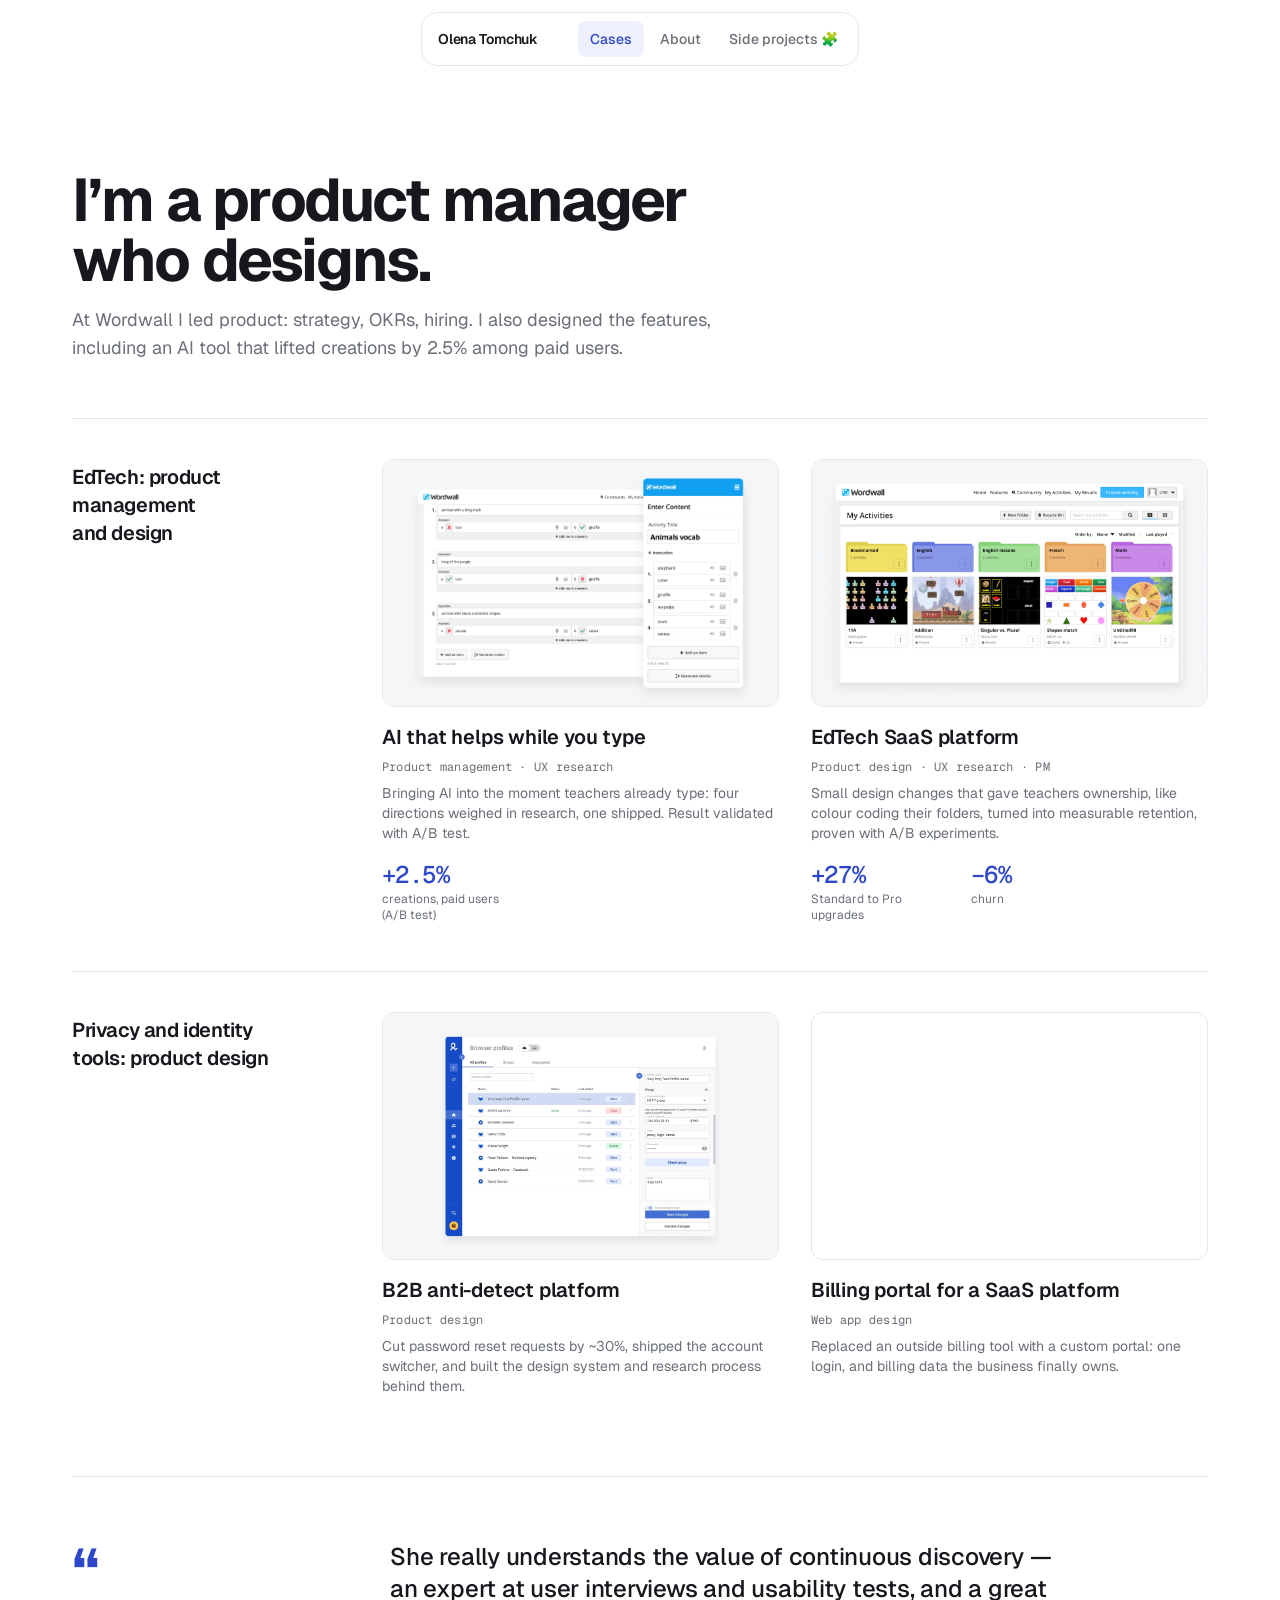
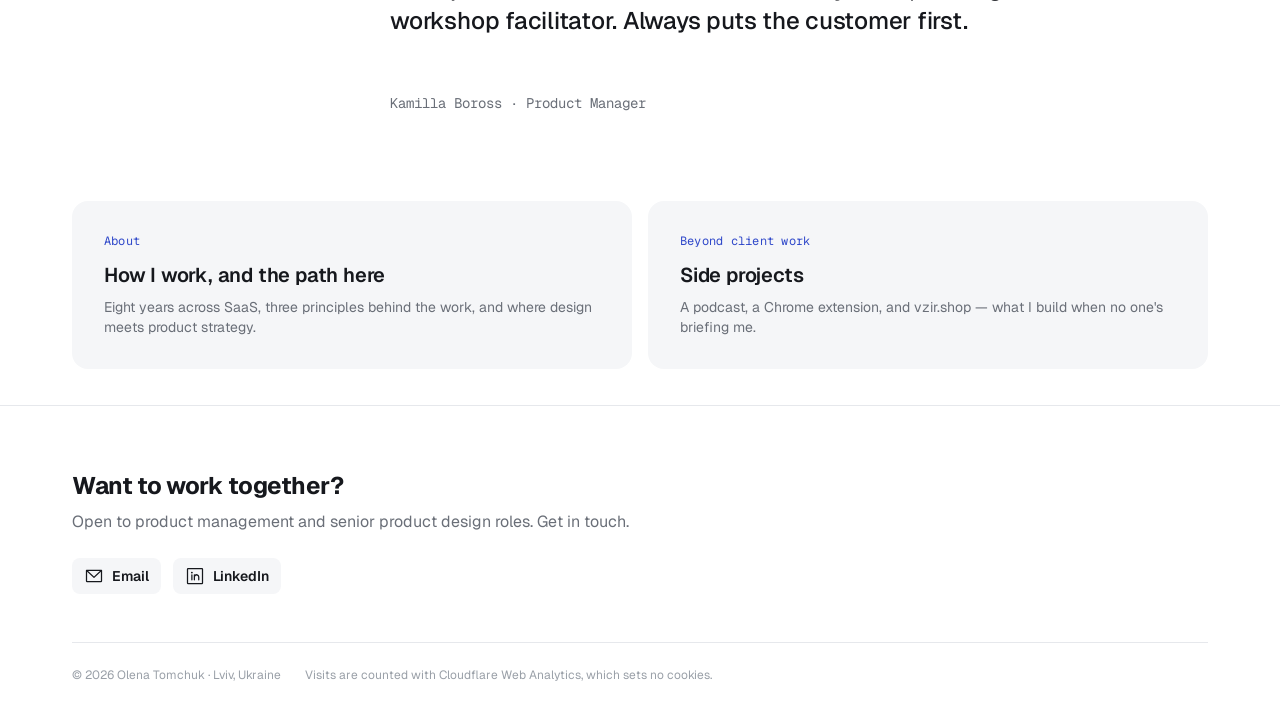
<file: index.html>
<!DOCTYPE html>
<html lang="en">
<head>
<meta charset="UTF-8">
<meta name="viewport" content="width=device-width, initial-scale=1.0">
<title>Olena Tomchuk — Product manager who designs</title>
<meta name="description" content="Product manager who designs, with 8+ years across B2B and B2C SaaS. Led by research, end to end, and judged by what actually ships.">
<link rel="canonical" href="https://olenatomchuk.com/">
<link rel="icon" href="favicon.svg" type="image/svg+xml">
<meta property="og:type" content="website">
<meta property="og:site_name" content="Olena Tomchuk">
<meta property="og:url" content="https://olenatomchuk.com/">
<meta property="og:title" content="Olena Tomchuk — Product manager who designs">
<meta property="og:description" content="Product manager who designs, with 8+ years across B2B and B2C SaaS. Led by research, end to end, and judged by what actually ships.">
<meta property="og:image" content="https://olenatomchuk.com/images/og-cover.png">
<meta property="og:image:width" content="1200">
<meta property="og:image:height" content="630">
<meta name="twitter:card" content="summary_large_image">
<meta name="twitter:image" content="https://olenatomchuk.com/images/og-cover.png">
<link rel="preconnect" href="https://fonts.googleapis.com">
<link rel="preconnect" href="https://fonts.gstatic.com" crossorigin>
<link href="https://fonts.googleapis.com/css2?family=Geist:wght@400;500;600;700&family=Geist+Mono:wght@400;500&display=swap" rel="stylesheet">
<link rel="stylesheet" href="styles.css">
<script>if(!matchMedia('(prefers-reduced-motion: reduce)').matches)document.documentElement.classList.add('js-anim');</script>
<script src="app.js" defer></script>
</head>
<body class="p-home">
<a class="skip" href="#top">Skip to content</a>

<nav class="nav">
  <div class="nav-in">
    <a class="brand" href="index.html">Olena Tomchuk</a>
    <div class="nav-links">
      <a href="index.html" class="active">Cases</a>
      <a href="about.html">About</a>
      <a href="side-projects.html">Side projects 🧩</a>
    </div>
  </div>
</nav>

<main id="top" class="wrap">

  <!-- HERO -->
  <section class="hero">
    <h1>I’m a product manager who designs.</h1>
    <p class="lede">At Wordwall I led product: strategy, OKRs, hiring. I also designed the features, including an AI tool that lifted creations by 2.5% among paid users.</p>
  </section>

  <!-- CASE STUDIES -->
  <section class="case-matrix" aria-label="Case studies">
    <div class="case-row">
      <h2 class="case-category">EdTech: product management and design</h2>
      <a class="case-card" href="case-ai.html">
        <img class="shot" loading="lazy" decoding="async" src="images/ai-hero.webp" alt="AI suggestions appearing inside the Wordwall editor" data-ph="AI case study thumbnail" onerror="phFail(this)">
        <h3>AI that helps while you type</h3>
         <div class="tag">Product management · UX research</div>
        <p class="hook">Bringing AI into the moment teachers already type: four directions weighed in research, one shipped. Result validated with A/B test.</p>
        <div class="metrics">
          <div><div class="n">+2.5%</div><div class="l">creations, paid users (A/B test)</div></div>
        
        </div>
      </a>
      <a class="case-card" href="case-edtech.html">
        <img class="shot" loading="lazy" decoding="async" src="images/edtech-hero.webp" alt="EdTech SaaS platform thumbnail" data-ph="EdTech — featured case thumbnail · 1200×900" onerror="phFail(this)">
        <h3>EdTech SaaS platform</h3>
        <div class="tag">Product design · UX research · PM</div>
        <p class="hook">Small design changes that gave teachers ownership, like colour coding their folders, turned into measurable retention, proven with A/B experiments.</p>
        <div class="metrics">
          <div><div class="n">+27%</div><div class="l">Standard to Pro upgrades</div></div>
          <div><div class="n">−6%</div><div class="l">churn</div></div>
        </div>
      </a>
    </div>
    <div class="case-row">
      <h2 class="case-category">Privacy and identity tools: product design</h2>
      <a class="case-card" href="case-b2b.html">
        <img class="shot" loading="lazy" decoding="async" src="images/b2b-thumb.webp" alt="B2B anti-detect platform thumbnail" data-ph="B2B anti-detect platform · 16:10" onerror="phFail(this)">
        <h3>B2B anti-detect platform</h3>
        <div class="tag">Product design</div>
        <p class="hook">Cut password reset requests by ~30%, shipped the account switcher, and built the design system and research process behind them.</p>
      </a>
      <a class="case-card" href="case-billing.html">
        <img class="shot" loading="lazy" decoding="async" src="images/billing-thumb.webp" alt="Billing portal thumbnail" data-ph="Billing portal · 16:10" onerror="phFail(this)">
        <h3>Billing portal for a SaaS platform</h3>
        <div class="tag">Web app design</div>
        <p class="hook">Replaced an outside billing tool with a custom portal: one login, and billing data the business finally owns.</p>
      </a>
    </div>
  </section>

  <!-- TESTIMONIAL -->
  <section class="testimonial">
    <div class="mark">“</div>
    <p>She really understands the value of continuous discovery — an expert at user interviews and usability tests, and a great workshop facilitator. Always puts the customer first.</p>
    <div class="by">Kamilla Boross · Product Manager</div>
  </section>

  <!-- ABOUT + SIDE PROJECTS -->
  <section class="more">
    <a href="about.html">
      <div class="k">About</div>
      <div class="t">How I work, and the path here</div>
      <p>Eight years across SaaS, three principles behind the work, and where design meets product strategy.</p>
    </a>
    <a href="side-projects.html">
      <div class="k">Beyond client work</div>
      <div class="t">Side projects</div>
      <p>A podcast, a Chrome extension, and vzir.shop — what I build when no one's briefing me.</p>
    </a>
  </section>

</main>

<footer id="contact">
  <div class="foot">
    <h3>Want to work together?</h3>
    <p class="sub">Open to product management and senior product design roles. Get in touch.</p>
    <div class="foot-meta">
      <a class="foot-link" href="mailto:olenka.tomchuk@gmail.com">
        <span class="foot-icon" aria-hidden="true"><svg width="20" height="20" aria-hidden="true" xmlns="http://www.w3.org/2000/svg" viewBox="0 0 256 256" fill="currentColor"><path d="M224,48H32a8,8,0,0,0-8,8V192a16,16,0,0,0,16,16H216a16,16,0,0,0,16-16V56A8,8,0,0,0,224,48ZM203.43,64,128,133.15,52.57,64ZM216,192H40V74.19l82.59,75.71a8,8,0,0,0,10.82,0L216,74.19V192Z"/></svg></span>
        Email
      </a>
      <a class="foot-link" href="https://www.linkedin.com/in/olenatomchuk/">
        <span class="foot-icon" aria-hidden="true"><svg width="20" height="20" aria-hidden="true" xmlns="http://www.w3.org/2000/svg" viewBox="0 0 256 256" fill="currentColor"><path d="M216,24H40A16,16,0,0,0,24,40V216a16,16,0,0,0,16,16H216a16,16,0,0,0,16-16V40A16,16,0,0,0,216,24Zm0,192H40V40H216V216ZM96,112v64a8,8,0,0,1-16,0V112a8,8,0,0,1,16,0Zm88,28v36a8,8,0,0,1-16,0V140a20,20,0,0,0-40,0v36a8,8,0,0,1-16,0V112a8,8,0,0,1,15.79-1.78A36,36,0,0,1,184,140ZM100,84A12,12,0,1,1,88,72,12,12,0,0,1,100,84Z"/></svg></span>
        LinkedIn
      </a>
    </div>
    <div class="foot-legal">
      <span>© 2026 Olena Tomchuk · Lviv, Ukraine</span>
      <span>Visits are counted with Cloudflare Web Analytics, which sets no cookies.</span>
    </div>
  </div>
</footer>

<script>
function phFail(img){var d=document.createElement("div");d.className="ph";if(img.dataset.style)d.setAttribute("style",img.dataset.style);d.textContent=img.dataset.ph||"";img.replaceWith(d);}
</script>

<!-- Cloudflare Web Analytics --><script defer src='https://static.cloudflareinsights.com/beacon.min.js' data-cf-beacon='{"token": "1c9850e645a947d5b9592e34150a630b"}'></script><!-- End Cloudflare Web Analytics -->
</body>
</html>
</file>
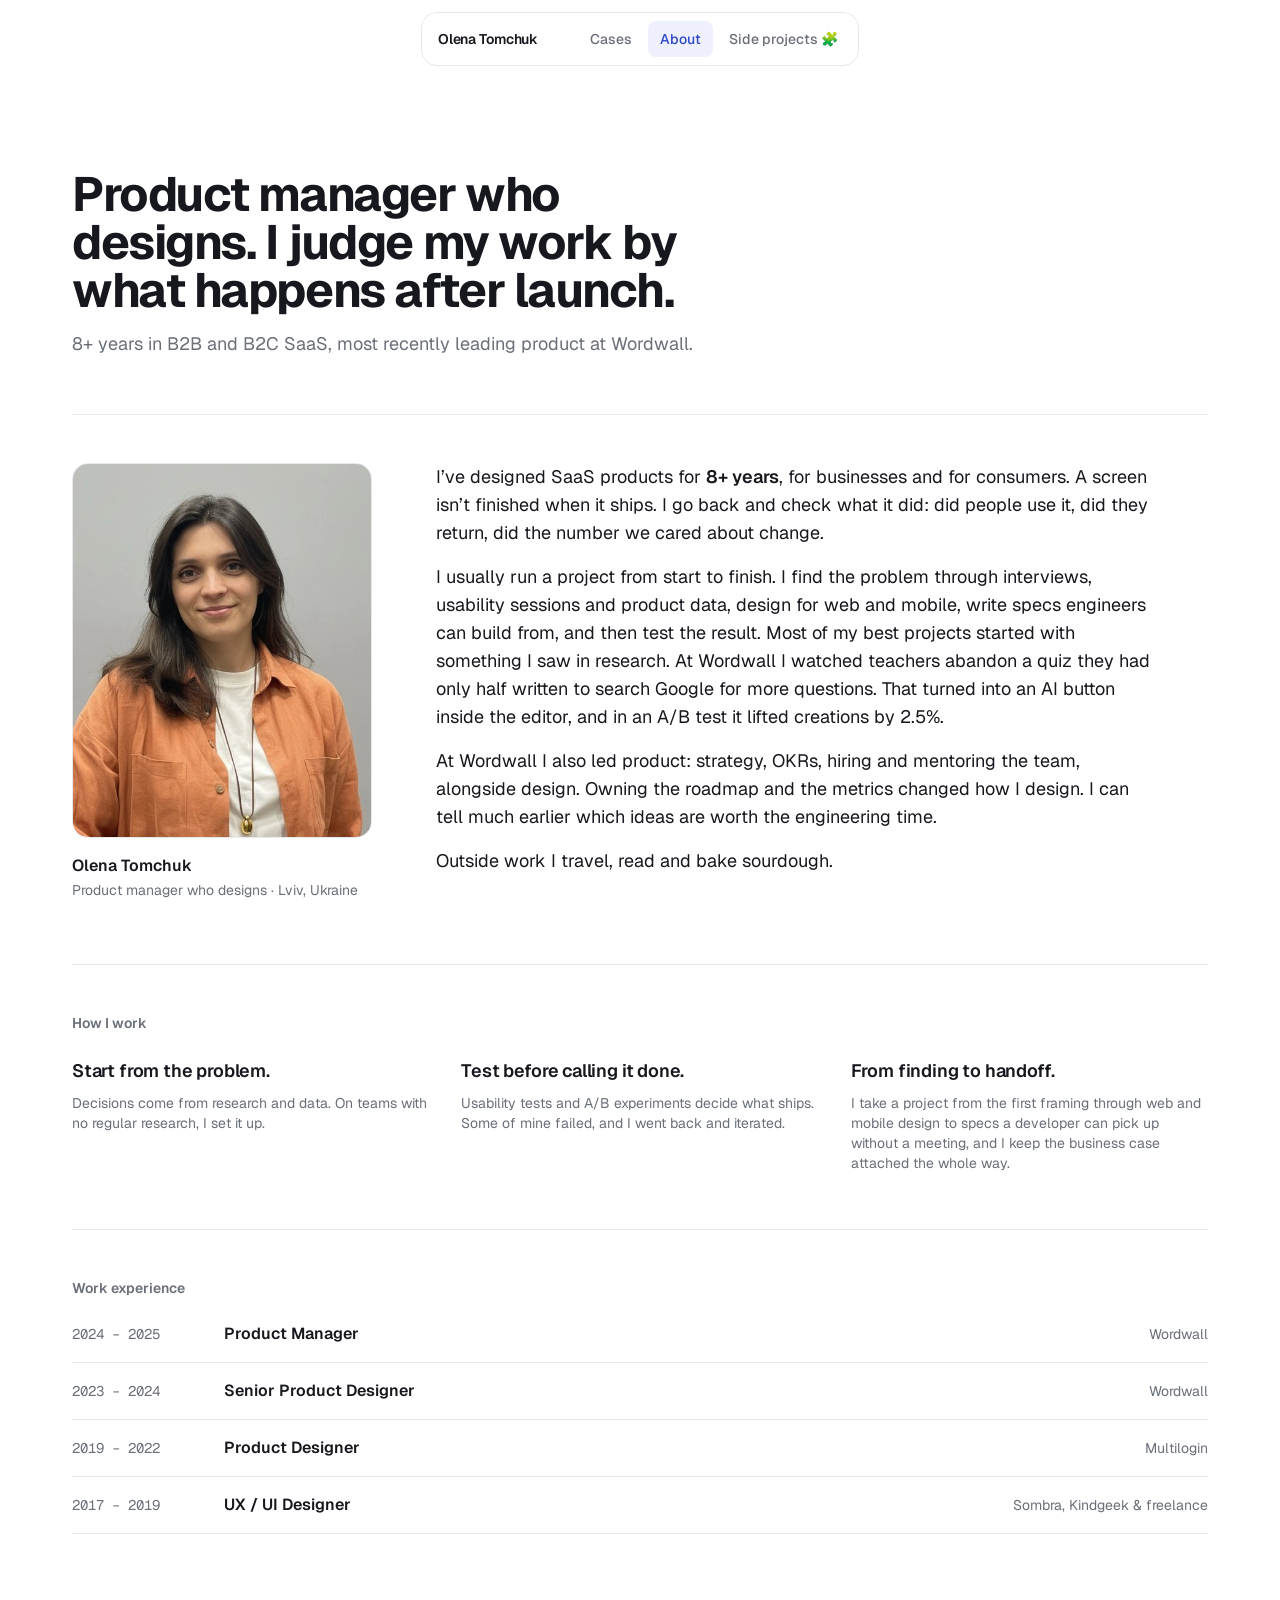
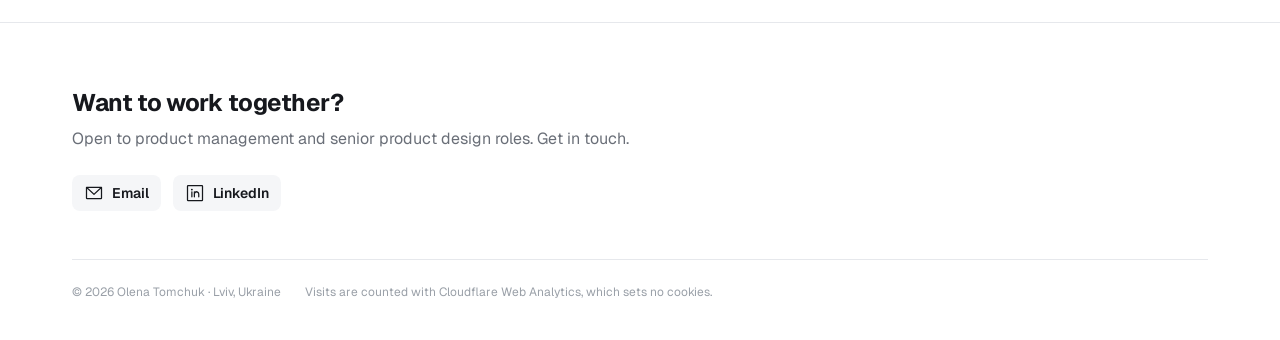
<file: about.html>
<!DOCTYPE html>
<html lang="en">
<head>
<meta charset="UTF-8">
<meta name="viewport" content="width=device-width, initial-scale=1.0">
<title>About — Olena Tomchuk</title>
<meta name="description" content="How I work and the path here — eight years across SaaS, as a product manager who designs and leads with research.">
<link rel="canonical" href="https://olenatomchuk.com/about.html">
<link rel="icon" href="favicon.svg" type="image/svg+xml">
<meta property="og:type" content="website">
<meta property="og:site_name" content="Olena Tomchuk">
<meta property="og:url" content="https://olenatomchuk.com/about.html">
<meta property="og:title" content="About — Olena Tomchuk">
<meta property="og:description" content="How I work and the path here — eight years across SaaS, as a product manager who designs and leads with research.">
<meta property="og:image" content="https://olenatomchuk.com/images/og-cover.png">
<meta property="og:image:width" content="1200">
<meta property="og:image:height" content="630">
<meta name="twitter:card" content="summary_large_image">
<meta name="twitter:image" content="https://olenatomchuk.com/images/og-cover.png">
<link rel="preconnect" href="https://fonts.googleapis.com">
<link rel="preconnect" href="https://fonts.gstatic.com" crossorigin>
<link href="https://fonts.googleapis.com/css2?family=Geist:wght@400;500;600;700&family=Geist+Mono:wght@400;500&display=swap" rel="stylesheet">
<link rel="stylesheet" href="styles.css">
<script>if(!matchMedia('(prefers-reduced-motion: reduce)').matches)document.documentElement.classList.add('js-anim');</script>
<script src="app.js" defer></script>
</head>
<body class="p-about">
<a class="skip" href="#top">Skip to content</a>

<nav class="nav">
  <div class="nav-in">
    <a class="brand" href="index.html">Olena Tomchuk</a>
    <div class="nav-links">
      <a href="index.html">Cases</a>
      <a href="about.html" class="active">About</a>
      <a href="side-projects.html">Side projects 🧩</a>
    </div>
  </div>
</nav>

<main id="top" class="wrap">

  <!-- HERO -->
  <section class="hero">
    <h1>Product manager who designs. I judge my work by what happens after launch.</h1>
    <p class="lede">8+ years in B2B and B2C SaaS, most recently leading product at Wordwall.</p>
  </section>

  <!-- INTRO: portrait + bio -->
  <section class="intro">
    <div class="portrait">
      <img src="images/portrait.webp" alt="Portrait of Olena Tomchuk">
      <div class="who">
        <div class="name">Olena Tomchuk</div>
        <div class="role">Product manager who designs · Lviv, Ukraine</div>
      </div>
    </div>
    <div class="bio">
      <p>I’ve designed SaaS products for <span class="pin">8+ years</span>, for businesses and for consumers. A screen isn’t finished when it ships. I go back and check what it did: did people use it, did they return, did the number we cared about change. </p>
      <p>I usually run a project from start to finish. I find the problem through interviews, usability sessions and product data, design for web and mobile, write specs engineers can build from, and then test the result. Most of my best projects started with something I saw in research. At Wordwall I watched teachers abandon a quiz they had only half written to search Google for more questions. That turned into an AI button inside the editor, and in an A/B test it lifted creations by 2.5%.</p>
      <p>At Wordwall I also led product: strategy, OKRs, hiring and mentoring the team, alongside design. Owning the roadmap and the metrics changed how I design. I can tell much earlier which ideas are worth the engineering time.</p>
      <p>Outside work I travel, read and bake sourdough.</p>
    </div>
  </section>

  <!-- HOW I WORK -->
  <section class="principles">
    <h2>How I work</h2>
    <div class="p-grid">
      <div>
        <div class="t">Start from the problem.</div>
        <p>Decisions come from research and data. On teams with no regular research, I set it up.</p>
      </div>
      <div>
        <div class="t">Test before calling it done.</div>
        <p>Usability tests and A/B experiments decide what ships. Some of mine failed, and I went back and iterated.</p>
      </div>
      <div>
        <div class="t">From finding to handoff.</div>
        <p>I take a project from the first framing through web and mobile design to specs a developer can pick up without a meeting, and I keep the business case attached the whole way.</p>
      </div>
    </div>
  </section>

  <!-- EXPERIENCE -->
  <section class="xp">
    <h2>Work experience</h2>
    <div class="row"><div class="yr">2024 – 2025</div><div class="ttl">Product Manager</div><div class="co"><a href="https://wordwall.net/" target="_blank" rel="noopener noreferrer">Wordwall</a></div></div>
    <div class="row"><div class="yr">2023 – 2024</div><div class="ttl">Senior Product Designer</div><div class="co"><a href="https://wordwall.net/" target="_blank" rel="noopener noreferrer">Wordwall</a></div></div>
    <div class="row"><div class="yr">2019 – 2022</div><div class="ttl">Product Designer</div><div class="co"><a href="https://multilogin.com/" target="_blank" rel="noopener noreferrer">Multilogin</a></div></div>
    <div class="row"><div class="yr">2017 – 2019</div><div class="ttl">UX / UI Designer</div><div class="co"><a href="https://sombrainc.com/" target="_blank" rel="noopener noreferrer">Sombra</a>, <a href="https://www.kindgeek.com/" target="_blank" rel="noopener noreferrer">Kindgeek</a> &amp; freelance</div></div>
  </section>

</main>

<footer id="contact">
  <div class="foot">
    <h3>Want to work together?</h3>
    <p class="sub">Open to product management and senior product design roles. Get in touch.</p>
    <div class="foot-meta">
      <a class="foot-link" href="mailto:olenka.tomchuk@gmail.com">
        <span class="foot-icon" aria-hidden="true"><svg width="20" height="20" aria-hidden="true" xmlns="http://www.w3.org/2000/svg" viewBox="0 0 256 256" fill="currentColor"><path d="M224,48H32a8,8,0,0,0-8,8V192a16,16,0,0,0,16,16H216a16,16,0,0,0,16-16V56A8,8,0,0,0,224,48ZM203.43,64,128,133.15,52.57,64ZM216,192H40V74.19l82.59,75.71a8,8,0,0,0,10.82,0L216,74.19V192Z"/></svg></span>
        Email
      </a>
      <a class="foot-link" href="https://www.linkedin.com/in/olenatomchuk/">
        <span class="foot-icon" aria-hidden="true"><svg width="20" height="20" aria-hidden="true" xmlns="http://www.w3.org/2000/svg" viewBox="0 0 256 256" fill="currentColor"><path d="M216,24H40A16,16,0,0,0,24,40V216a16,16,0,0,0,16,16H216a16,16,0,0,0,16-16V40A16,16,0,0,0,216,24Zm0,192H40V40H216V216ZM96,112v64a8,8,0,0,1-16,0V112a8,8,0,0,1,16,0Zm88,28v36a8,8,0,0,1-16,0V140a20,20,0,0,0-40,0v36a8,8,0,0,1-16,0V112a8,8,0,0,1,15.79-1.78A36,36,0,0,1,184,140ZM100,84A12,12,0,1,1,88,72,12,12,0,0,1,100,84Z"/></svg></span>
        LinkedIn
      </a>
    </div>
    <div class="foot-legal">
      <span>© 2026 Olena Tomchuk · Lviv, Ukraine</span>
      <span>Visits are counted with Cloudflare Web Analytics, which sets no cookies.</span>
    </div>
  </div>
</footer>
<!-- Cloudflare Web Analytics --><script defer src='https://static.cloudflareinsights.com/beacon.min.js' data-cf-beacon='{"token": "1c9850e645a947d5b9592e34150a630b"}'></script><!-- End Cloudflare Web Analytics -->
</body>
</html>
</file>
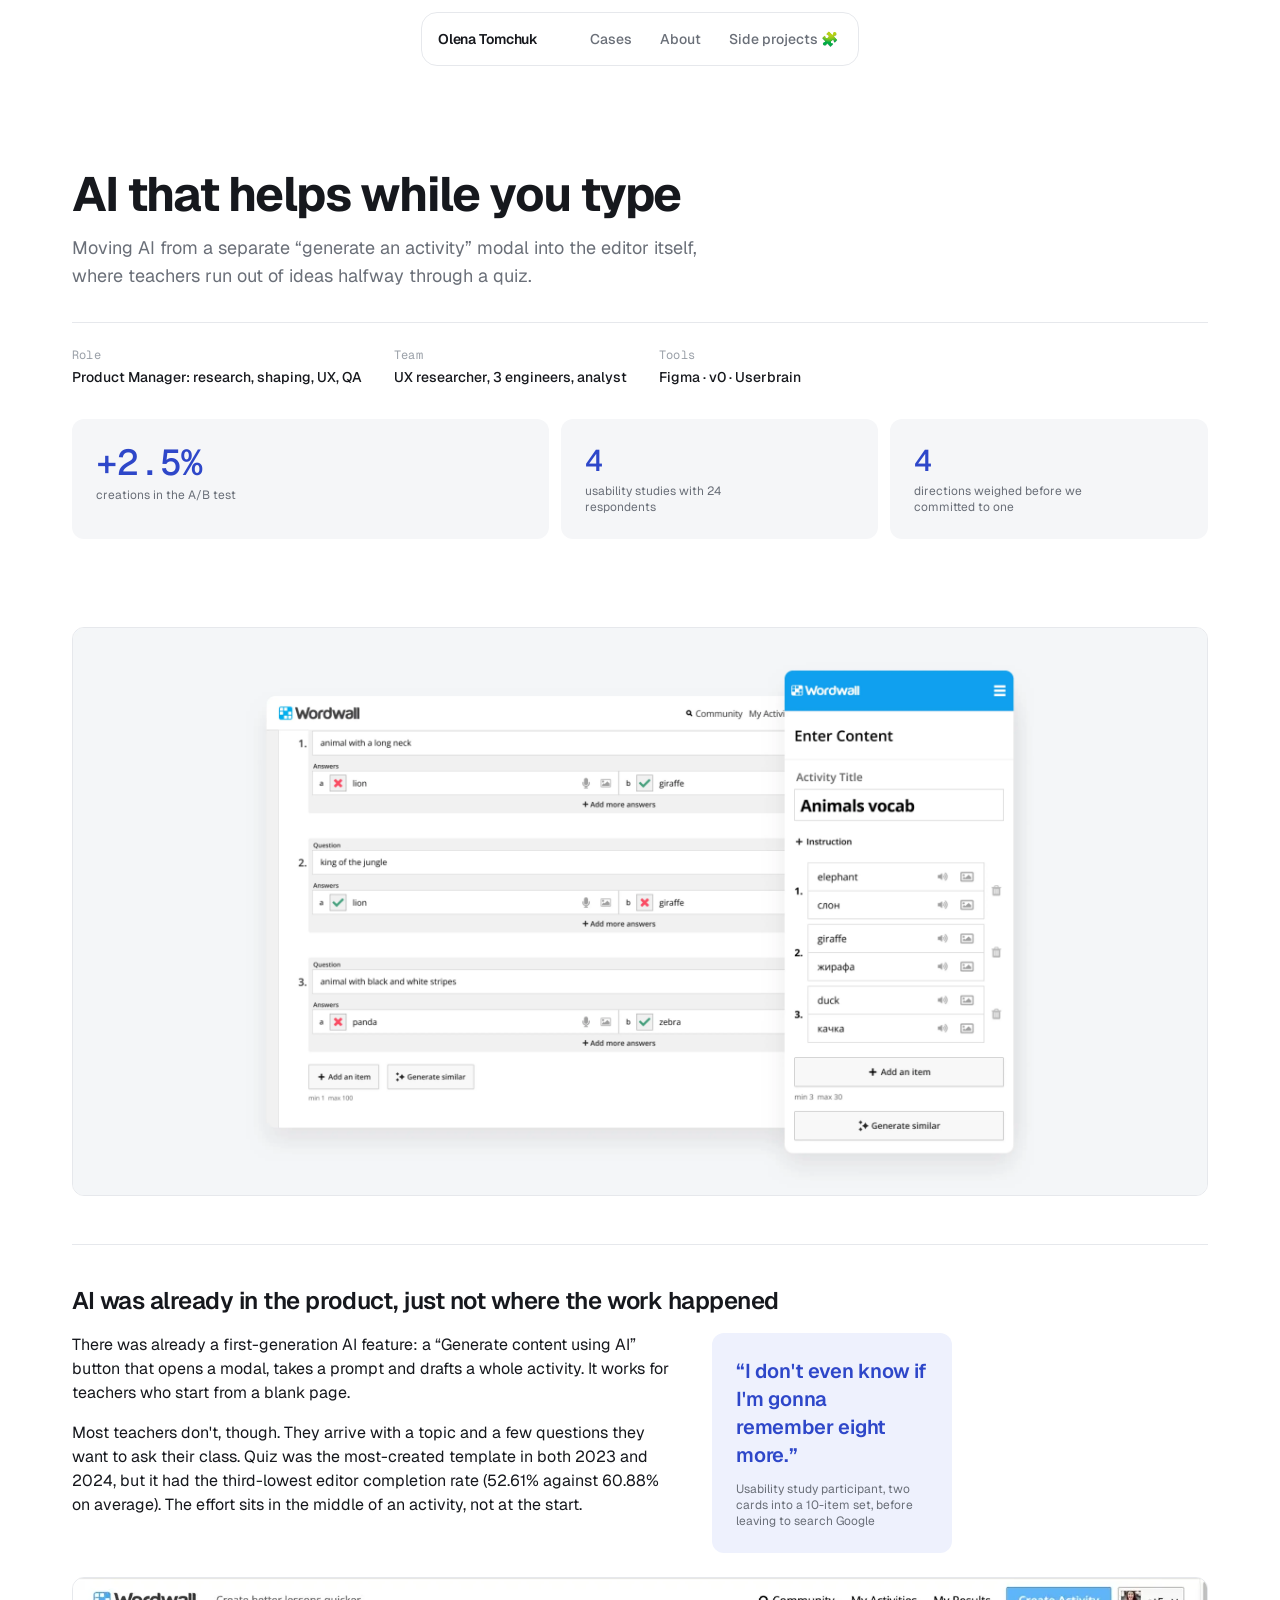
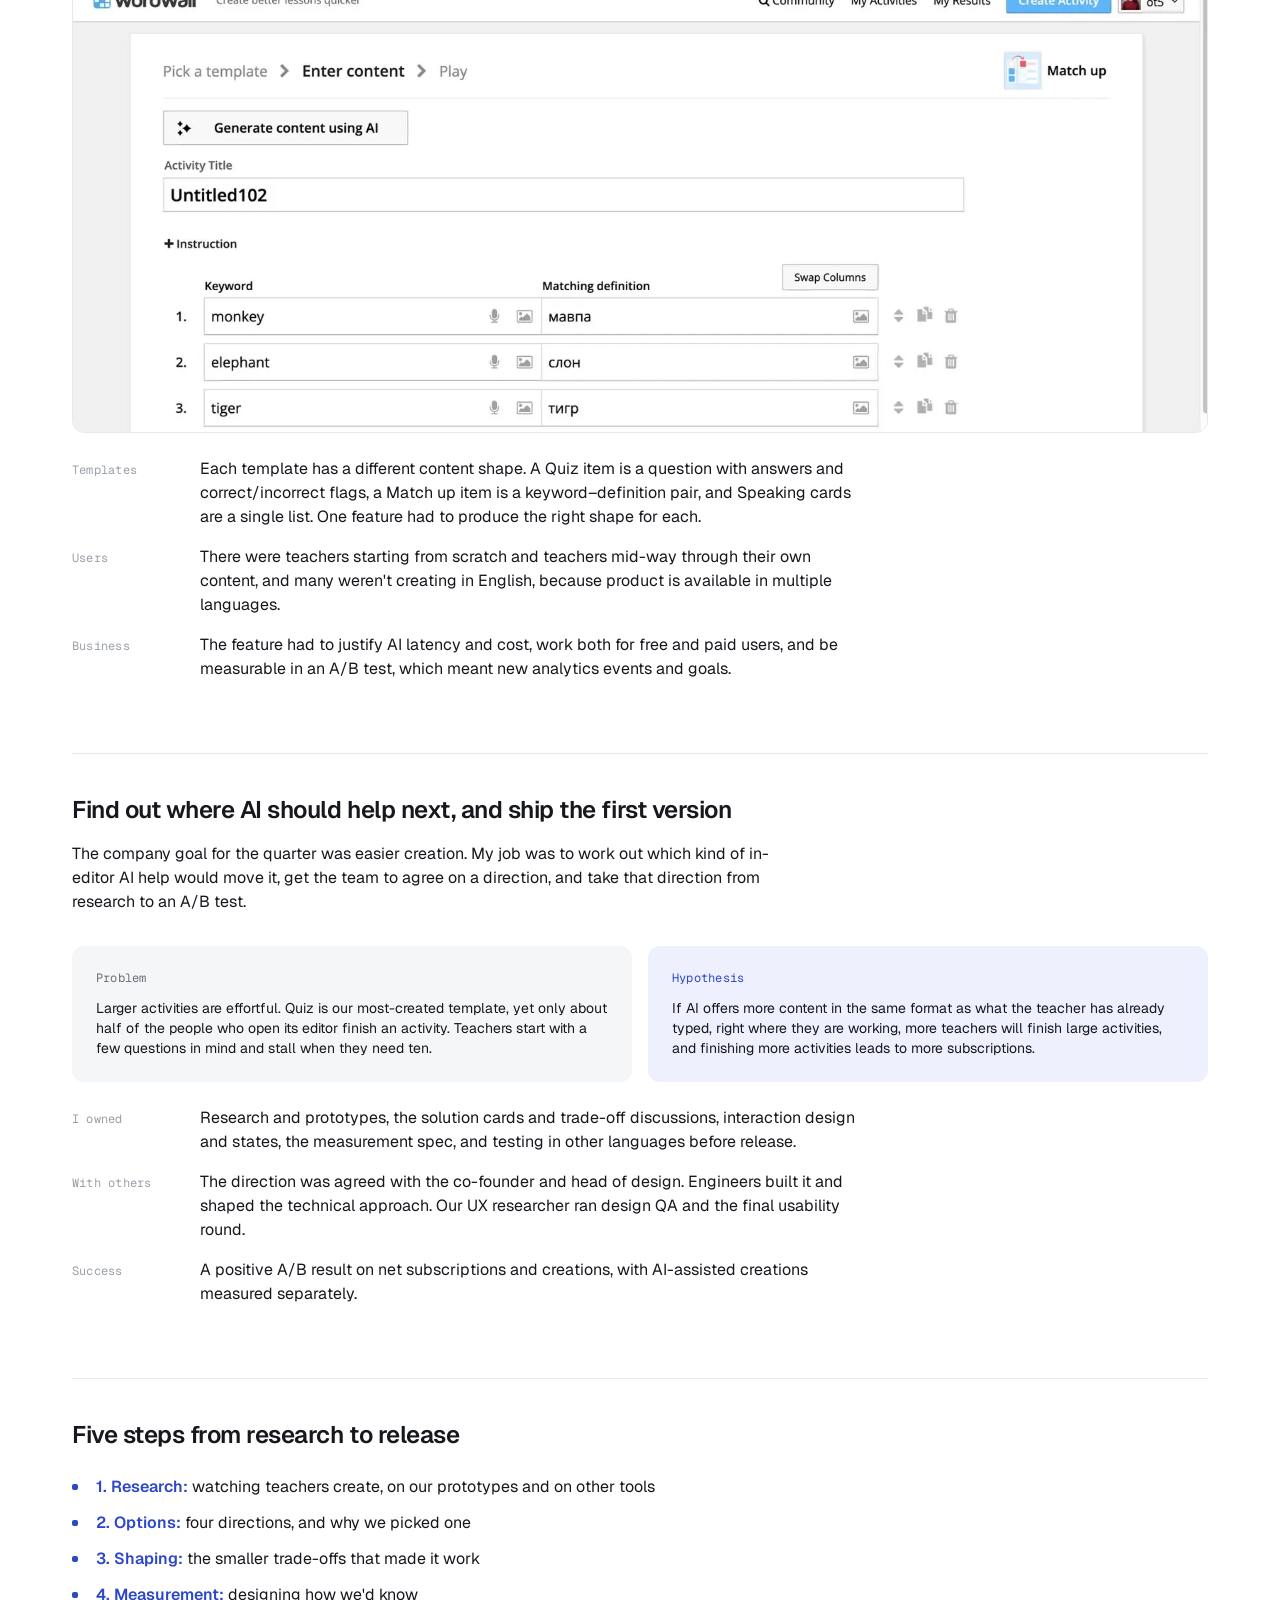
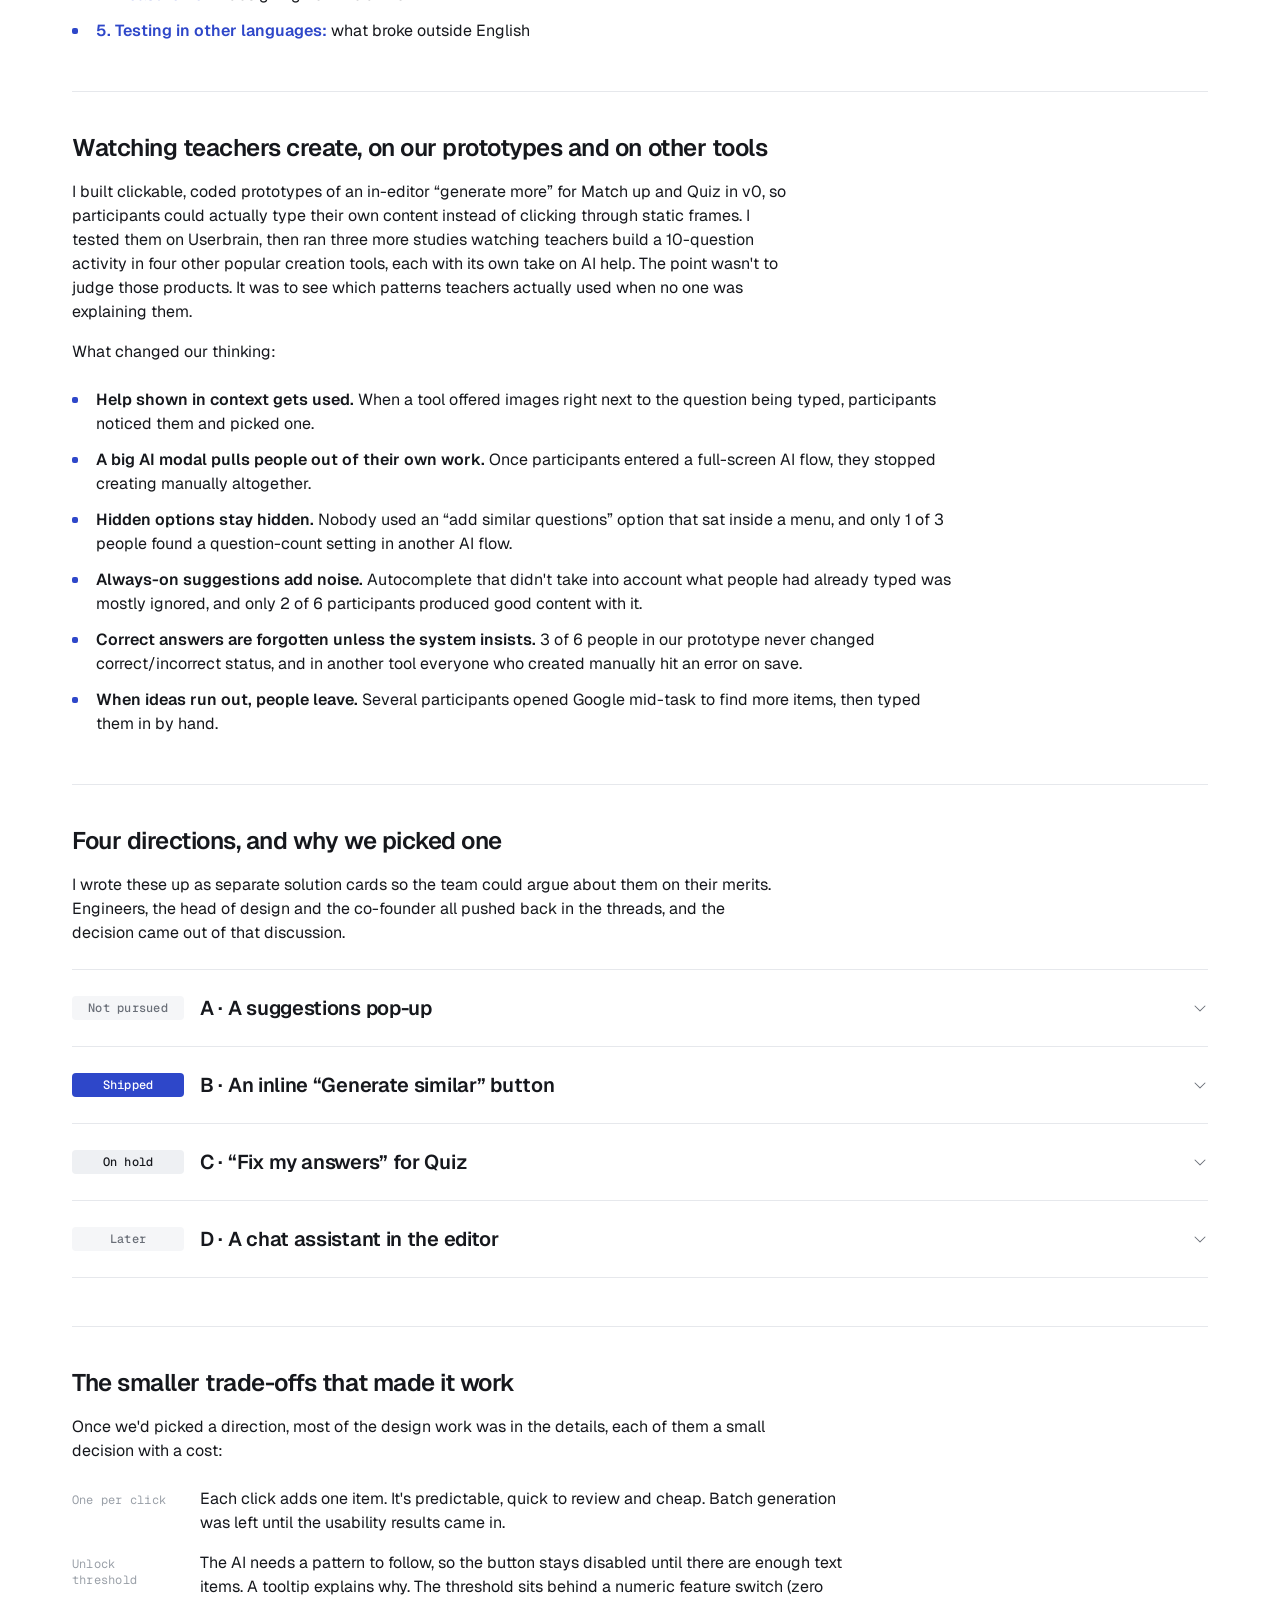
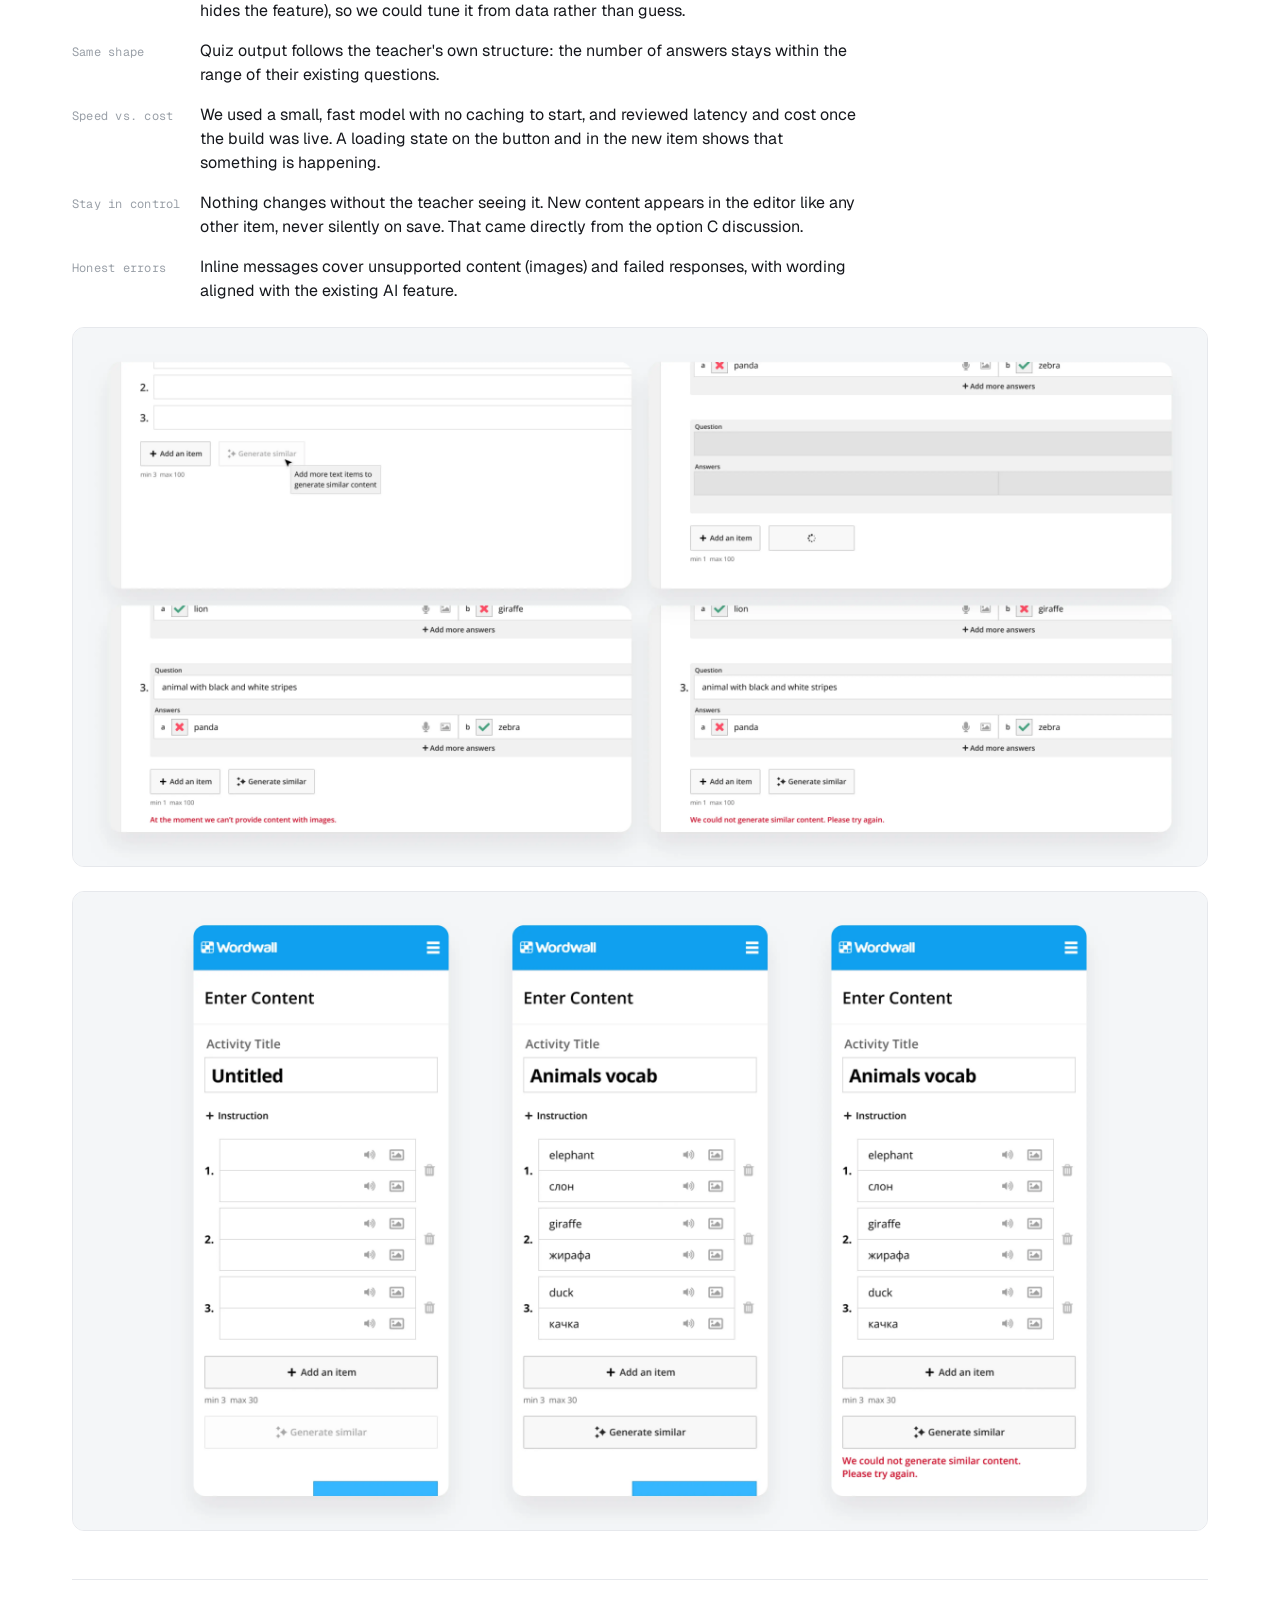
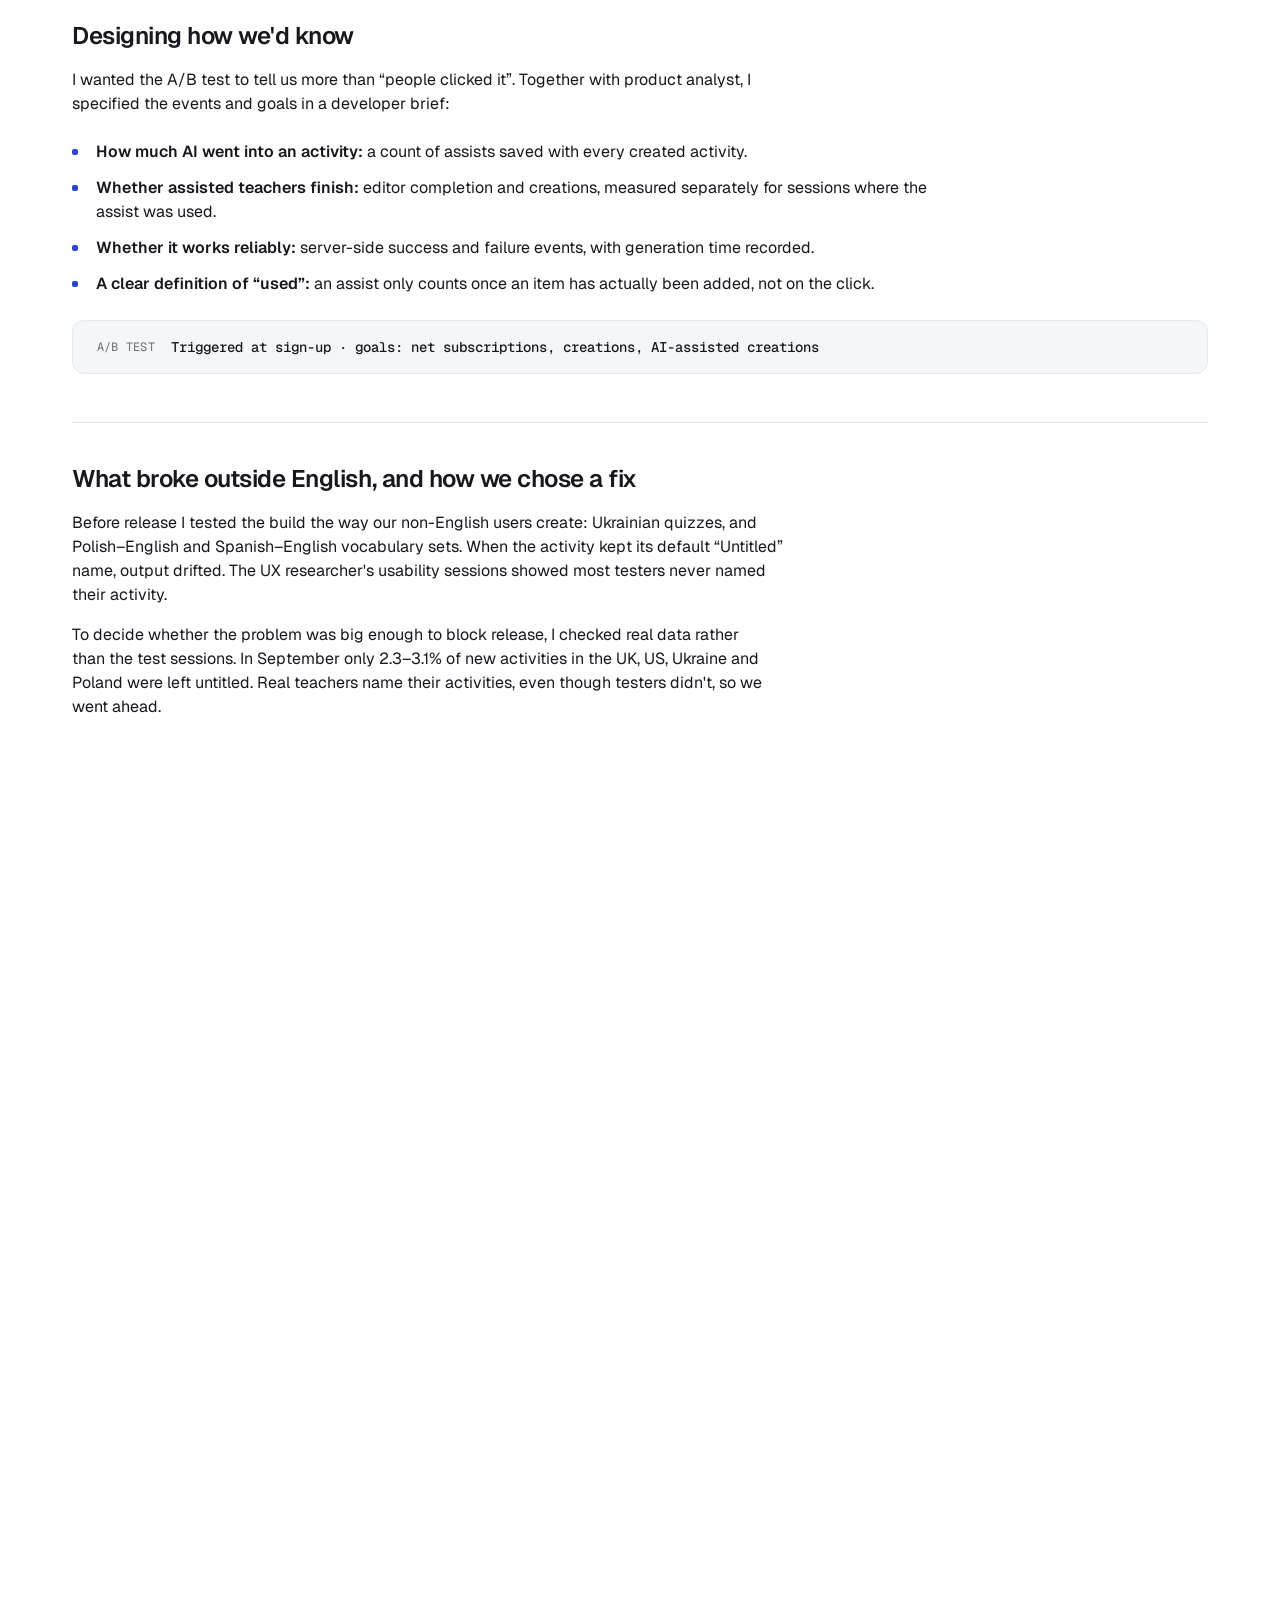
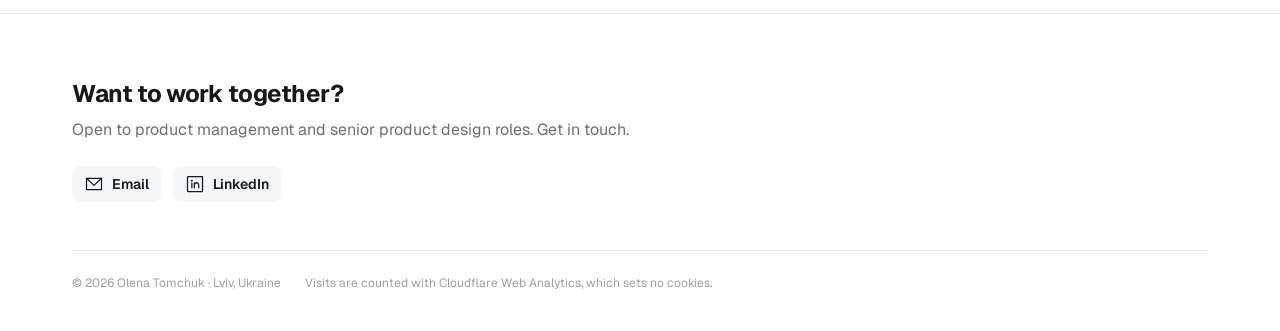
<file: case-ai.html>
<!DOCTYPE html>
<html lang="en">
<head>
<meta charset="UTF-8">
<meta name="viewport" content="width=device-width, initial-scale=1.0">
<title>AI Content Assistance in the Editor — Olena Tomchuk</title>
<meta name="description" content="Bringing AI into the moment teachers are already typing: research, four directions, and the trade-offs behind “Generate similar” in the editor.">
<link rel="canonical" href="https://olenatomchuk.com/case-ai.html">
<link rel="icon" href="favicon.svg" type="image/svg+xml">
<meta property="og:type" content="website">
<meta property="og:site_name" content="Olena Tomchuk">
<meta property="og:url" content="https://olenatomchuk.com/case-ai.html">
<meta property="og:title" content="AI Content Assistance in the Editor — Olena Tomchuk">
<meta property="og:description" content="Bringing AI into the moment teachers are already typing: research, four directions, and the trade-offs behind “Generate similar” in the editor.">
<meta property="og:image" content="https://olenatomchuk.com/images/og-cover.png">
<meta property="og:image:width" content="1200">
<meta property="og:image:height" content="630">
<meta name="twitter:card" content="summary_large_image">
<meta name="twitter:image" content="https://olenatomchuk.com/images/og-cover.png">
<link rel="preconnect" href="https://fonts.googleapis.com">
<link rel="preconnect" href="https://fonts.gstatic.com" crossorigin>
<link href="https://fonts.googleapis.com/css2?family=Geist:wght@400;500;600;700&family=Geist+Mono:wght@400;500&display=swap" rel="stylesheet">
<link rel="stylesheet" href="styles.css">
<script>if(!matchMedia('(prefers-reduced-motion: reduce)').matches)document.documentElement.classList.add('js-anim');</script>
<script src="app.js" defer></script>
</head>
<body class="p-ai">
<a class="skip" href="#top">Skip to content</a>

<nav class="nav">
  <div class="nav-in">
    <a class="brand" href="index.html">Olena Tomchuk</a>
    <div class="nav-links">
      <a href="index.html">Cases</a>
      <a href="about.html">About</a>
      <a href="side-projects.html">Side projects 🧩</a>
    </div>
  </div>
</nav>

<main id="top" class="wrap">

  <!-- HERO -->
  <section class="hero">
  
    <h1>AI that helps while you type</h1>
    <p class="lede">Moving AI from a separate “generate an activity” modal into the editor itself, where teachers run out of ideas halfway through a quiz.</p>

    <dl class="meta">
      <div><dt>Role</dt><dd>Product Manager: research, shaping, UX, QA</dd></div>
      <div><dt>Team</dt><dd>UX researcher, 3 engineers, analyst</dd></div>
      <div><dt>Tools</dt><dd>Figma · v0 · Userbrain </dd></div>
    </dl>

    <div class="stats">
      <div class="stat"><div class="n">+2.5%</div><div class="l">creations in the A/B test</div></div>
      <div class="stat"><div class="n">4</div><div class="l">usability studies with 24 respondents</div></div>
      <div class="stat"><div class="n">4</div><div class="l">directions weighed before we committed to one</div></div>
    </div>

  </section>

  <!-- HERO FIGURE -->
  <section class="hero-fig">
    <img class="shot" loading="lazy" decoding="async" src="images/ai-hero.webp" alt="The Wordwall editor with a Generate similar button next to Add an item, on desktop and mobile" data-ph="Hero — Generate similar in the editor, desktop + mobile" onerror="phFail(this)">
  </section>

  <!-- ================= S · SITUATION ================= -->
  <section class="phase" id="situation">

    <h3>AI was already in the product, just not where the work happened</h3>
    <div class="problem-grid">
      <div>
        <p>There was already a first-generation AI feature: a “Generate content using AI” button that opens a modal, takes a prompt and drafts a whole activity. It works for teachers who start from a blank page.</p>
        <p>Most teachers don't, though. They arrive with a topic and a few questions they want to ask their class. Quiz was the most-created template in both 2023 and 2024, but it had the third-lowest editor completion rate (52.61% against 60.88% on average). The effort sits in the middle of an activity, not at the start.</p>
      </div>
      <div class="pull">
        <div class="q">“I don't even know if I'm gonna remember eight more.”</div>
        <div class="c">Usability study participant, two cards into a 10-item set, before leaving to search Google</div>
      </div>
    </div>
    <img class="shot" loading="lazy" decoding="async" src="images/ai-context.webp" alt="The existing Generate content using AI button at the top of the editor, and the new Generate similar button below the items" data-ph="Existing AI entry point vs. where people actually work" onerror="phFail(this)">
  

  
    <div class="steps">
      <div class="step"><div class="k">Templates</div><div class="v">Each template has a different content shape. A Quiz item is a question with answers and correct/incorrect flags, a Match up item is a keyword–definition pair, and Speaking cards are a single list. One feature had to produce the right shape for each.</div></div>
      <div class="step"><div class="k">Users</div><div class="v">There were teachers starting from scratch and teachers mid-way through their own content, and many weren't creating in English, because product is available in multiple languages.</div></div>
      <div class="step"><div class="k">Business</div><div class="v">The feature had to justify AI latency and cost, work both for free and paid users, and be measurable in an A/B test, which meant new analytics events and goals.</div></div>
    </div>
  </section>

  <!-- ================= T · TASK ================= -->
  <section class="phase" id="task">

    <h3>Find out where AI should help next, and ship the first version</h3>
    <p>The company goal for the quarter was easier creation. My job was to work out which kind of in-editor AI help would move it, get the team to agree on a direction, and take that direction from research to an A/B test.</p>
    <div class="frame">
      <div class="card">
        <div class="lbl">Problem</div>
        <p>Larger activities are effortful. Quiz is our most-created template, yet only about half of the people who open its editor finish an activity. Teachers start with a few questions in mind and stall when they need ten.</p>
      </div>
      <div class="card hyp">
        <div class="lbl">Hypothesis</div>
        <p>If AI offers more content in the same format as what the teacher has already typed, right where they are working, more teachers will finish large activities, and finishing more activities leads to more subscriptions.</p>
      </div>
    </div>
    <div class="steps spaced">
      <div class="step"><div class="k">I owned</div><div class="v">Research and prototypes, the solution cards and trade-off discussions, interaction design and states, the measurement spec, and testing in other languages before release.</div></div>
      <div class="step"><div class="k">With others</div><div class="v">The direction was agreed with the co-founder and head of design. Engineers built it and shaped the technical approach. Our UX researcher ran design QA and the final usability round.</div></div>
      <div class="step"><div class="k">Success</div><div class="v">A positive A/B result on net subscriptions and creations, with AI-assisted creations measured separately.</div></div>
    </div>
  </section>

  <!-- ================= A · ACTION ================= -->
  <section class="phase" id="action">

    <h3>Five steps from research to release</h3>
    <ul class="feat one">
      <li><a href="#research"><b>1. Research:</b></a> watching teachers create, on our prototypes and on other tools</li>
      <li><a href="#options"><b>2. Options:</b></a> four directions, and why we picked one</li>
      <li><a href="#shaping"><b>3. Shaping:</b></a> the smaller trade-offs that made it work</li>
      <li><a href="#measure"><b>4. Measurement:</b></a> designing how we'd know</li>
      <li><a href="#language"><b>5. Testing in other languages:</b></a> what broke outside English</li>
    </ul>
  </section>

  <!-- A1 RESEARCH -->
  <section class="phase" id="research">

    <h3>Watching teachers create, on our prototypes and on other tools</h3>
    <p>I built clickable, coded prototypes of an in-editor “generate more” for Match up and Quiz in v0, so participants could actually type their own content instead of clicking through static frames. I tested them on Userbrain, then ran three more studies watching teachers build a 10-question activity in four other popular creation tools, each with its own take on AI help. The point wasn't to judge those products. It was to see which patterns teachers actually used when no one was explaining them.</p>
    <p>What changed our thinking:</p>
    <ul class="feat one">
      <li><b>Help shown in context gets used.</b> When a tool offered images right next to the question being typed, participants noticed them and picked one.</li>
      <li><b>A big AI modal pulls people out of their own work.</b> Once participants entered a full-screen AI flow, they stopped creating manually altogether.</li>
      <li><b>Hidden options stay hidden.</b> Nobody used an “add similar questions” option that sat inside a menu, and only 1 of 3 people found a question-count setting in another AI flow.</li>
      <li><b>Always-on suggestions add noise.</b> Autocomplete that didn't take into account what people had already typed was mostly ignored, and only 2 of 6 participants produced good content with it.</li>
      <li><b>Correct answers are forgotten unless the system insists.</b> 3 of 6 people in our prototype never changed correct/incorrect status, and in another tool everyone who created manually hit an error on save.</li>
      <li><b>When ideas run out, people leave.</b> Several participants opened Google mid-task to find more items, then typed them in by hand.</li>
    </ul>
  </section>

  <!-- A2 OPTIONS -->
  <section class="phase" id="options">

    <h3>Four directions, and why we picked one</h3>
    <p>I wrote these up as separate solution cards so the team could argue about them on their merits. Engineers, the head of design and the co-founder all pushed back in the threads, and the decision came out of that discussion.</p>
    <div class="opts">
    <details class="opt" id="opt-a">
      <summary><span class="badge b-rej">Not pursued</span><span class="opt-title">A · A suggestions pop-up</span><span class="caret" aria-hidden="true"><svg width="16" height="16" aria-hidden="true" xmlns="http://www.w3.org/2000/svg" viewBox="0 0 256 256" fill="currentColor"><path d="M213.66,101.66l-80,80a8,8,0,0,1-11.32,0l-80-80A8,8,0,0,1,53.66,90.34L128,164.69l74.34-74.35a8,8,0,0,1,11.32,11.32Z"/></svg></span></summary>
      <div class="opt-body">
    <p>After a few items, a lightbulb appears. It opens a panel of suggested questions “based on your topic”, which the teacher can add or regenerate.</p>
    <div class="steps pros">
      <div class="step"><div class="k">For</div><div class="v">Lets teachers preview ideas before anything lands in their activity.</div></div>
      <div class="step"><div class="k">Against</div><div class="v">It's one more surface to notice, open and read. Our research showed that passive suggestions mostly get ignored, and suggestions that are only text still leave the teacher to write the answers.</div></div>
    </div>
    <img class="shot" loading="lazy" decoding="async" src="images/ai-option-popup.webp" alt="Exploration: a Content Suggestions pop-up listing suggested quiz questions with a Generate More button" data-ph="Option A — suggestions pop-up" onerror="phFail(this)">
      </div>
    </details>
    <details class="opt" id="opt-b">
      <summary><span class="badge b-ship">Shipped</span><span class="opt-title">B · An inline “Generate similar” button</span><span class="caret" aria-hidden="true"><svg width="16" height="16" aria-hidden="true" xmlns="http://www.w3.org/2000/svg" viewBox="0 0 256 256" fill="currentColor"><path d="M213.66,101.66l-80,80a8,8,0,0,1-11.32,0l-80-80A8,8,0,0,1,53.66,90.34L128,164.69l74.34-74.35a8,8,0,0,1,11.32,11.32Z"/></svg></span></summary>
      <div class="opt-body">
    <p>A button sits next to “Add an item”. One click adds a complete new item (question, answers and correct flags) in the same format and on the same topic as the items already there.</p>
    <div class="steps pros">
      <div class="step"><div class="k">For</div><div class="v">It's placed where the teacher's next action already is, and the result is an ordinary item they can edit or delete. It covers questions and answers together, works on every template the existing AI supported, and reused that backend, so engineering estimated it at about two days.</div></div>
      <div class="step"><div class="k">Against</div><div class="v">It adds one item at a time and needs some content first, so it doesn't help a teacher facing a blank page. We accepted that because the existing modal already covers that case.</div></div>
    </div>
    <img class="shot" loading="lazy" decoding="async" src="images/ai-option-inline.webp" alt="Exploration: Add similar (AI) button placed next to Add an item under three quiz questions" data-ph="Option B — inline button" onerror="phFail(this)">
      </div>
    </details>
    <details class="opt" id="opt-c">
      <summary><span class="badge b-kept">On hold</span><span class="opt-title">C · “Fix my answers” for Quiz</span><span class="caret" aria-hidden="true"><svg width="16" height="16" aria-hidden="true" xmlns="http://www.w3.org/2000/svg" viewBox="0 0 256 256" fill="currentColor"><path d="M213.66,101.66l-80,80a8,8,0,0,1-11.32,0l-80-80A8,8,0,0,1,53.66,90.34L128,164.69l74.34-74.35a8,8,0,0,1,11.32,11.32Z"/></svg></span></summary>
      <div class="opt-body">
    <p>This direction came out of the correct-answer findings. I proposed three versions: a nudge to mark answers, a button to generate or fix them, and AI setting correct answers automatically when the teacher clicks Done.</p>
    <div class="steps pros">
      <div class="step"><div class="k">For</div><div class="v">It goes straight at a validation error we saw in every study.</div></div>
      <div class="step"><div class="k">Against</div><div class="v">An engineer pointed out that silent auto-fixing edits the activity on the user's behalf. If it gets one answer wrong, people stop trusting the feature, and because it's invisible, nobody learns it exists. The co-founder added that it overlapped heavily with option B. We parked it, kept the principle that AI changes should stay visible and reviewable, and advanced B first.</div></div>
    </div>
      </div>
    </details>
    <details class="opt" id="opt-d">
      <summary><span class="badge b-rej">Later</span><span class="opt-title">D · A chat assistant in the editor</span><span class="caret" aria-hidden="true"><svg width="16" height="16" aria-hidden="true" xmlns="http://www.w3.org/2000/svg" viewBox="0 0 256 256" fill="currentColor"><path d="M213.66,101.66l-80,80a8,8,0,0,1-11.32,0l-80-80A8,8,0,0,1,53.66,90.34L128,164.69l74.34-74.35a8,8,0,0,1,11.32,11.32Z"/></svg></span></summary>
      <div class="opt-body">
    <p>This was a broader “editor genie” you could ask to generate more, fix typos, change difficulty or add audio to every item.</p>
    <div class="steps pros">
      <div class="step"><div class="k">For</div><div class="v">It's the most flexible option and matches what people now expect from AI tools.</div></div>
      <div class="step"><div class="k">Against</div><div class="v">It was the biggest bet, and research showed that separate AI surfaces pull people away from their own content. We wanted to learn whether in-editor help gets used at all before building a whole interface around it.</div></div>
    </div>
      </div>
    </details>
    </div>
  </section>
  <!-- A3 SHAPING -->
  <section class="phase" id="shaping">

    <h3>The smaller trade-offs that made it work</h3>
    <p>Once we'd picked a direction, most of the design work was in the details, each of them a small decision with a cost:</p>
    <div class="steps">
      <div class="step"><div class="k">One per click</div><div class="v">Each click adds one item. It's predictable, quick to review and cheap. Batch generation was left until the usability results came in.</div></div>
      <div class="step"><div class="k">Unlock threshold</div><div class="v">The AI needs a pattern to follow, so the button stays disabled until there are enough text items. A tooltip explains why. The threshold sits behind a numeric feature switch (zero hides the feature), so we could tune it from data rather than guess.</div></div>
      <div class="step"><div class="k">Same shape</div><div class="v">Quiz output follows the teacher's own structure: the number of answers stays within the range of their existing questions.</div></div>
      <div class="step"><div class="k">Speed vs. cost</div><div class="v">We used a small, fast model with no caching to start, and reviewed latency and cost once the build was live. A loading state on the button and in the new item shows that something is happening.</div></div>
      <div class="step"><div class="k">Stay in control</div><div class="v">Nothing changes without the teacher seeing it. New content appears in the editor like any other item, never silently on save. That came directly from the option C discussion.</div></div>
      <div class="step"><div class="k">Honest errors</div><div class="v">Inline messages cover unsupported content (images) and failed responses, with wording aligned with the existing AI feature.</div></div>
    
    </div>
    <img class="shot" loading="lazy" decoding="async" src="images/ai-states.webp" alt="Four states: disabled with tooltip, loading item placeholder, unsupported images error, failed response error" data-ph="States — disabled, loading, errors" onerror="phFail(this)">
    <img class="shot" loading="lazy" decoding="async" src="images/ai-mobile.webp" alt="Mobile editor: Generate similar disabled, enabled with bilingual content, and with an error" data-ph="Mobile — disabled, enabled, error" onerror="phFail(this)">
   
  </section>

  <!-- A4 MEASUREMENT -->
  <section class="phase" id="measure">

    <h3>Designing how we'd know</h3>
    <p>I wanted the A/B test to tell us more than “people clicked it”. Together with product analyst, I specified the events and goals in a developer brief:</p>
    <ul class="feat one">
      <li><b>How much AI went into an activity:</b> a count of assists saved with every created activity.</li>
      <li><b>Whether assisted teachers finish:</b> editor completion and creations, measured separately for sessions where the assist was used.</li>
      <li><b>Whether it works reliably:</b> server-side success and failure events, with generation time recorded.</li>
      <li><b>A clear definition of “used”:</b> an assist only counts once an item has actually been added, not on the click.</li>
    </ul>
    <div class="result neutral">
      <span class="tag">A/B TEST</span>
      <span class="val">Triggered at sign-up · goals: net subscriptions, creations, AI-assisted creations</span>
    </div>
  </section>

  <!-- A5 LANGUAGE QA -->
  <section class="phase" id="language">

    <h3>What broke outside English, and how we chose a fix</h3>
    <p>Before release I tested the build the way our non-English users create: Ukrainian quizzes, and Polish–English and Spanish–English vocabulary sets. When the activity kept its default “Untitled” name, output drifted. The UX researcher's usability sessions showed most testers never named their activity.</p> 
    <p>To decide whether the problem was big enough to block release, I checked real data rather than the test sessions. In September only 2.3–3.1% of new activities in the UK, US, Ukraine and Poland were left untitled. Real teachers name their activities, even though testers didn't, so we went ahead.</p>
  </section>

  <!-- ================= R · RESULT ================= -->
  <section class="band" id="result">

    <h2>Outcome &amp; takeaways</h2>
    <div class="sum-grid">
      <div>
        <h4>What shipped</h4>
        <ul>
          <li>“Generate similar” on desktop and mobile, across the templates supported by the existing AI.</li>
          <li>Released behind a feature switch as an A/B test, which showed +2.5% creations among paid users.</li>
          <li>Analytics events and goals we could reuse for later AI features.</li>
          <li>Follow-up cards for auto-titles and fixing Quiz answers.</li>
        </ul>
      </div>
      <div>
        <h4>What I'd carry forward</h4>
        <ul>
          
          <li>Put AI where the user’s next action already is, and never let it change content silently.</li>
          <li>Weigh overlapping AI ideas side by side, not one card at a time. Choosing what to build first mattered as much as how to design it.</li>
          <li>Test in your users’ languages, and check real usage data before adding UI to fix an edge case. Here it showed a warning wasn’t needed.</li>
        </ul>
      </div>
    </div>
  </section>

  <!-- REFLECTION -->
  <section class="reflect">
    <h2>The throughline</h2>
    <p>AI features are easy to add and easy to ignore. What made this one useful wasn’t the model. It was where it lived: next to the button teachers were already about to press, producing content they could see and edit.</p>
  </section>

</main>

<section class="wrap next-nav">
  <div class="next">
    <span class="lbl">Next case</span>
    <a class="proj" href="case-ai.html">EdTech SaaS platform →</a>
  </div>
</section>

<footer id="contact">
  <div class="foot">
    <h3>Want to work together?</h3>
    <p class="sub">Open to product management and senior product design roles. Get in touch.</p>
    <div class="foot-meta">
      <a class="foot-link" href="mailto:olenka.tomchuk@gmail.com">
        <span class="foot-icon" aria-hidden="true"><svg width="20" height="20" aria-hidden="true" xmlns="http://www.w3.org/2000/svg" viewBox="0 0 256 256" fill="currentColor"><path d="M224,48H32a8,8,0,0,0-8,8V192a16,16,0,0,0,16,16H216a16,16,0,0,0,16-16V56A8,8,0,0,0,224,48ZM203.43,64,128,133.15,52.57,64ZM216,192H40V74.19l82.59,75.71a8,8,0,0,0,10.82,0L216,74.19V192Z"/></svg></span>
        Email
      </a>
      <a class="foot-link" href="https://www.linkedin.com/in/olenatomchuk/">
        <span class="foot-icon" aria-hidden="true"><svg width="20" height="20" aria-hidden="true" xmlns="http://www.w3.org/2000/svg" viewBox="0 0 256 256" fill="currentColor"><path d="M216,24H40A16,16,0,0,0,24,40V216a16,16,0,0,0,16,16H216a16,16,0,0,0,16-16V40A16,16,0,0,0,216,24Zm0,192H40V40H216V216ZM96,112v64a8,8,0,0,1-16,0V112a8,8,0,0,1,16,0Zm88,28v36a8,8,0,0,1-16,0V140a20,20,0,0,0-40,0v36a8,8,0,0,1-16,0V112a8,8,0,0,1,15.79-1.78A36,36,0,0,1,184,140ZM100,84A12,12,0,1,1,88,72,12,12,0,0,1,100,84Z"/></svg></span>
        LinkedIn
      </a>
    </div>
    <div class="foot-legal">
      <span>© 2026 Olena Tomchuk · Lviv, Ukraine</span>
      <span>Visits are counted with Cloudflare Web Analytics, which sets no cookies.</span>
    </div>
  </div>
</footer>

<script>
function phFail(img){var d=document.createElement("div");d.className="ph";if(img.dataset.style)d.setAttribute("style",img.dataset.style);d.textContent=img.dataset.ph||"";img.replaceWith(d);}
</script>

<!-- Cloudflare Web Analytics --><script defer src='https://static.cloudflareinsights.com/beacon.min.js' data-cf-beacon='{"token": "1c9850e645a947d5b9592e34150a630b"}'></script><!-- End Cloudflare Web Analytics -->
</body>
</html>
</file>
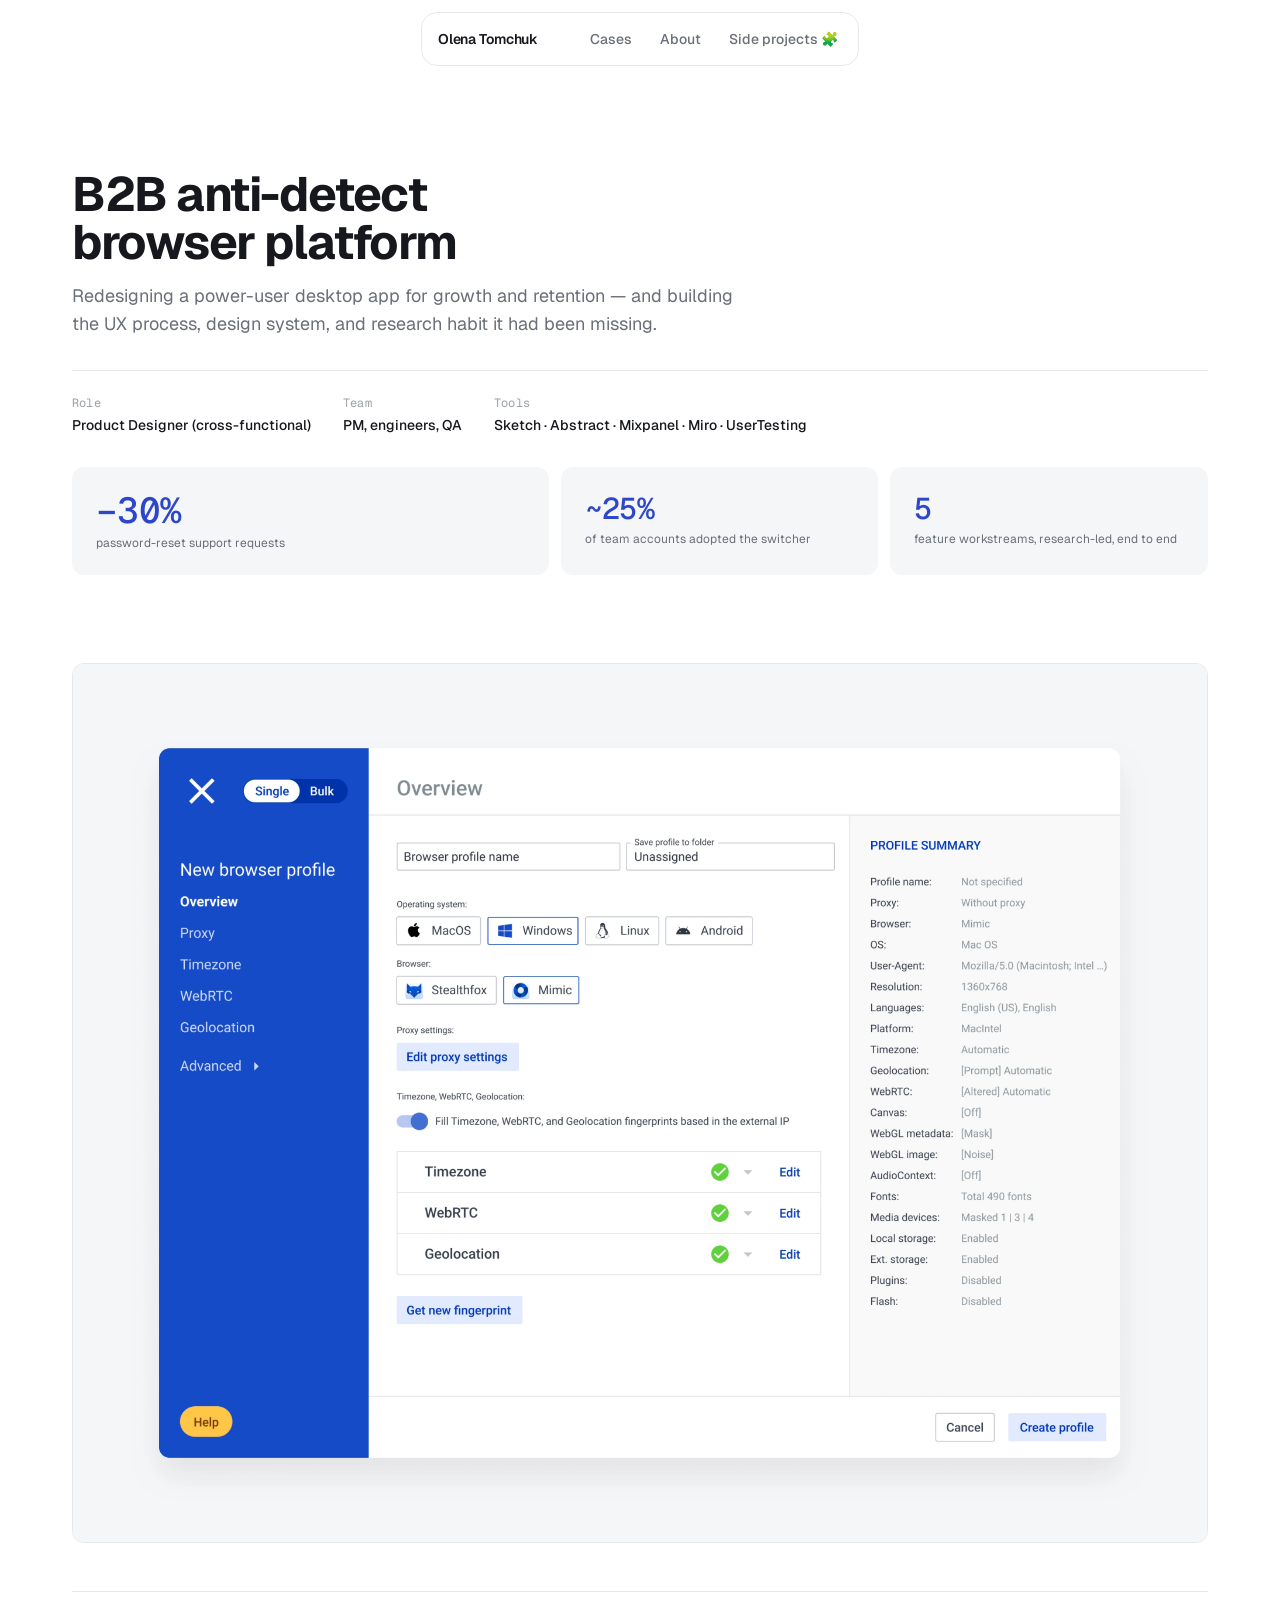
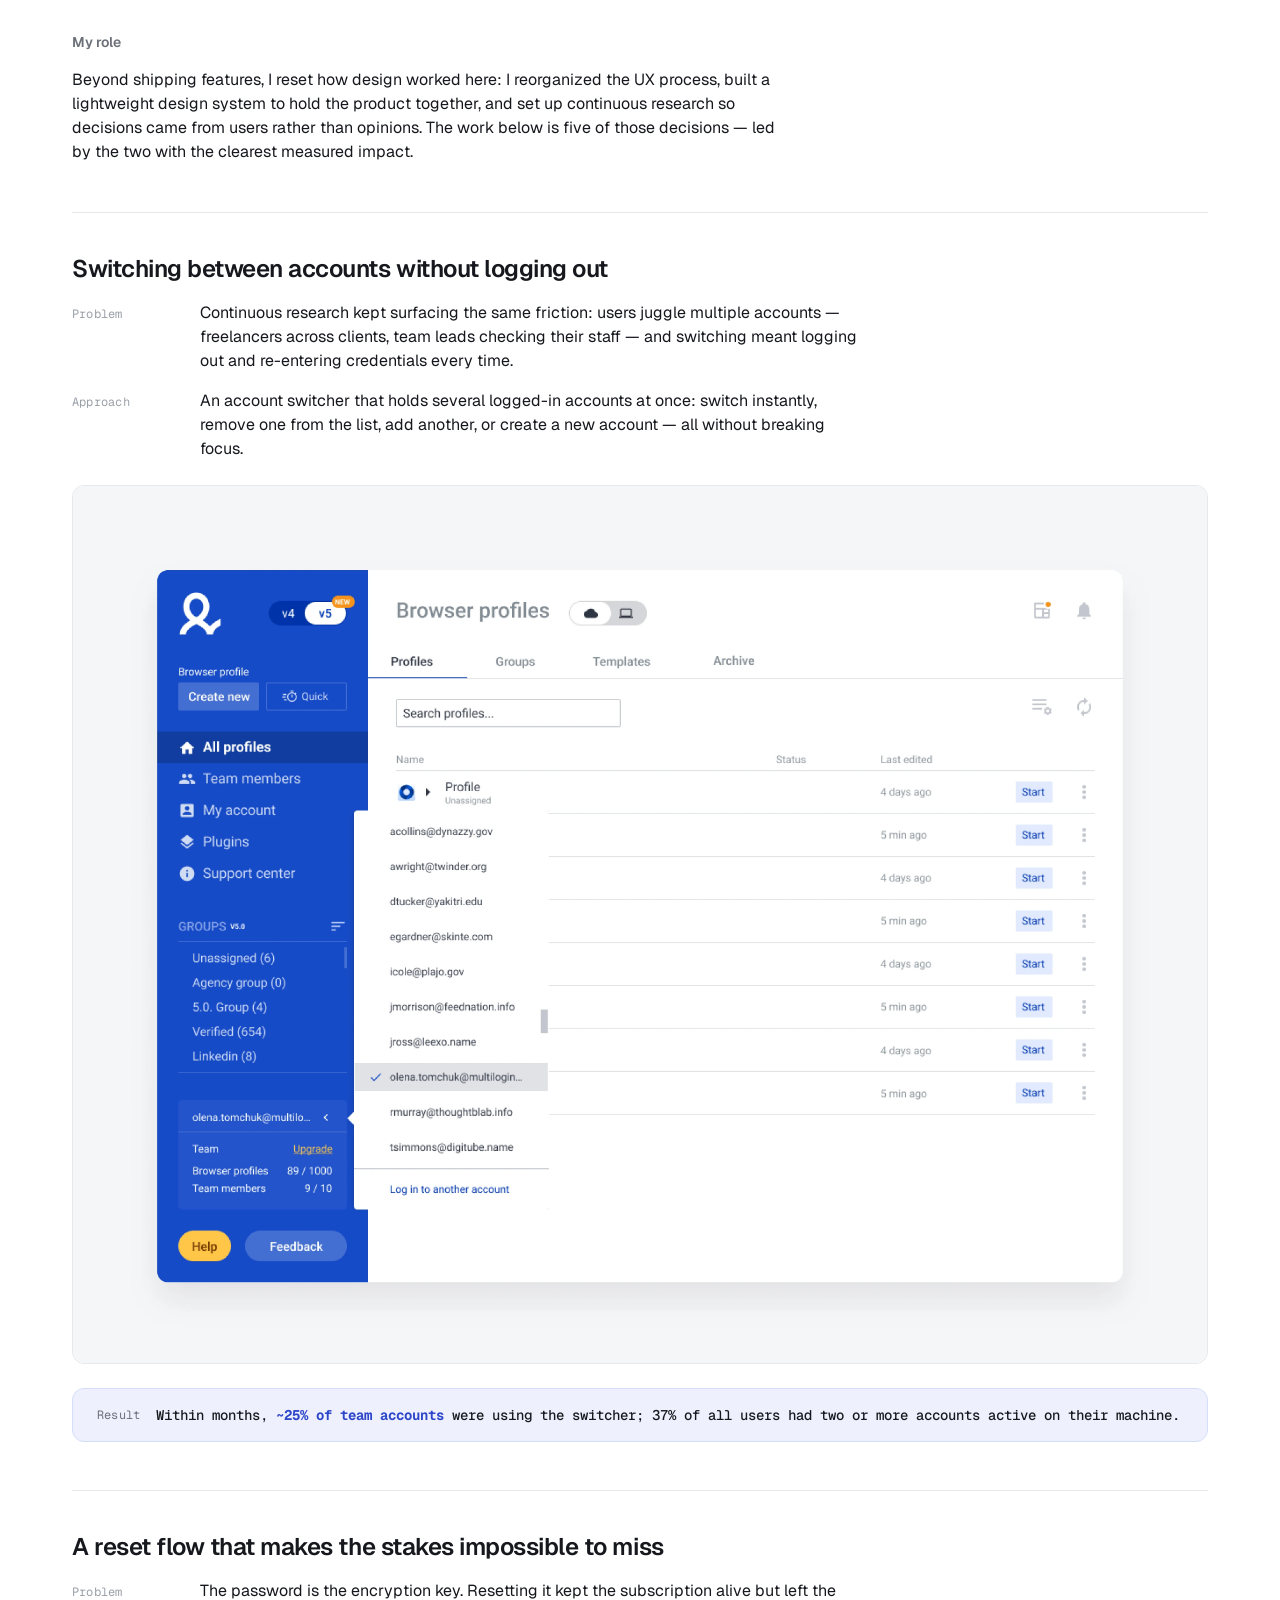
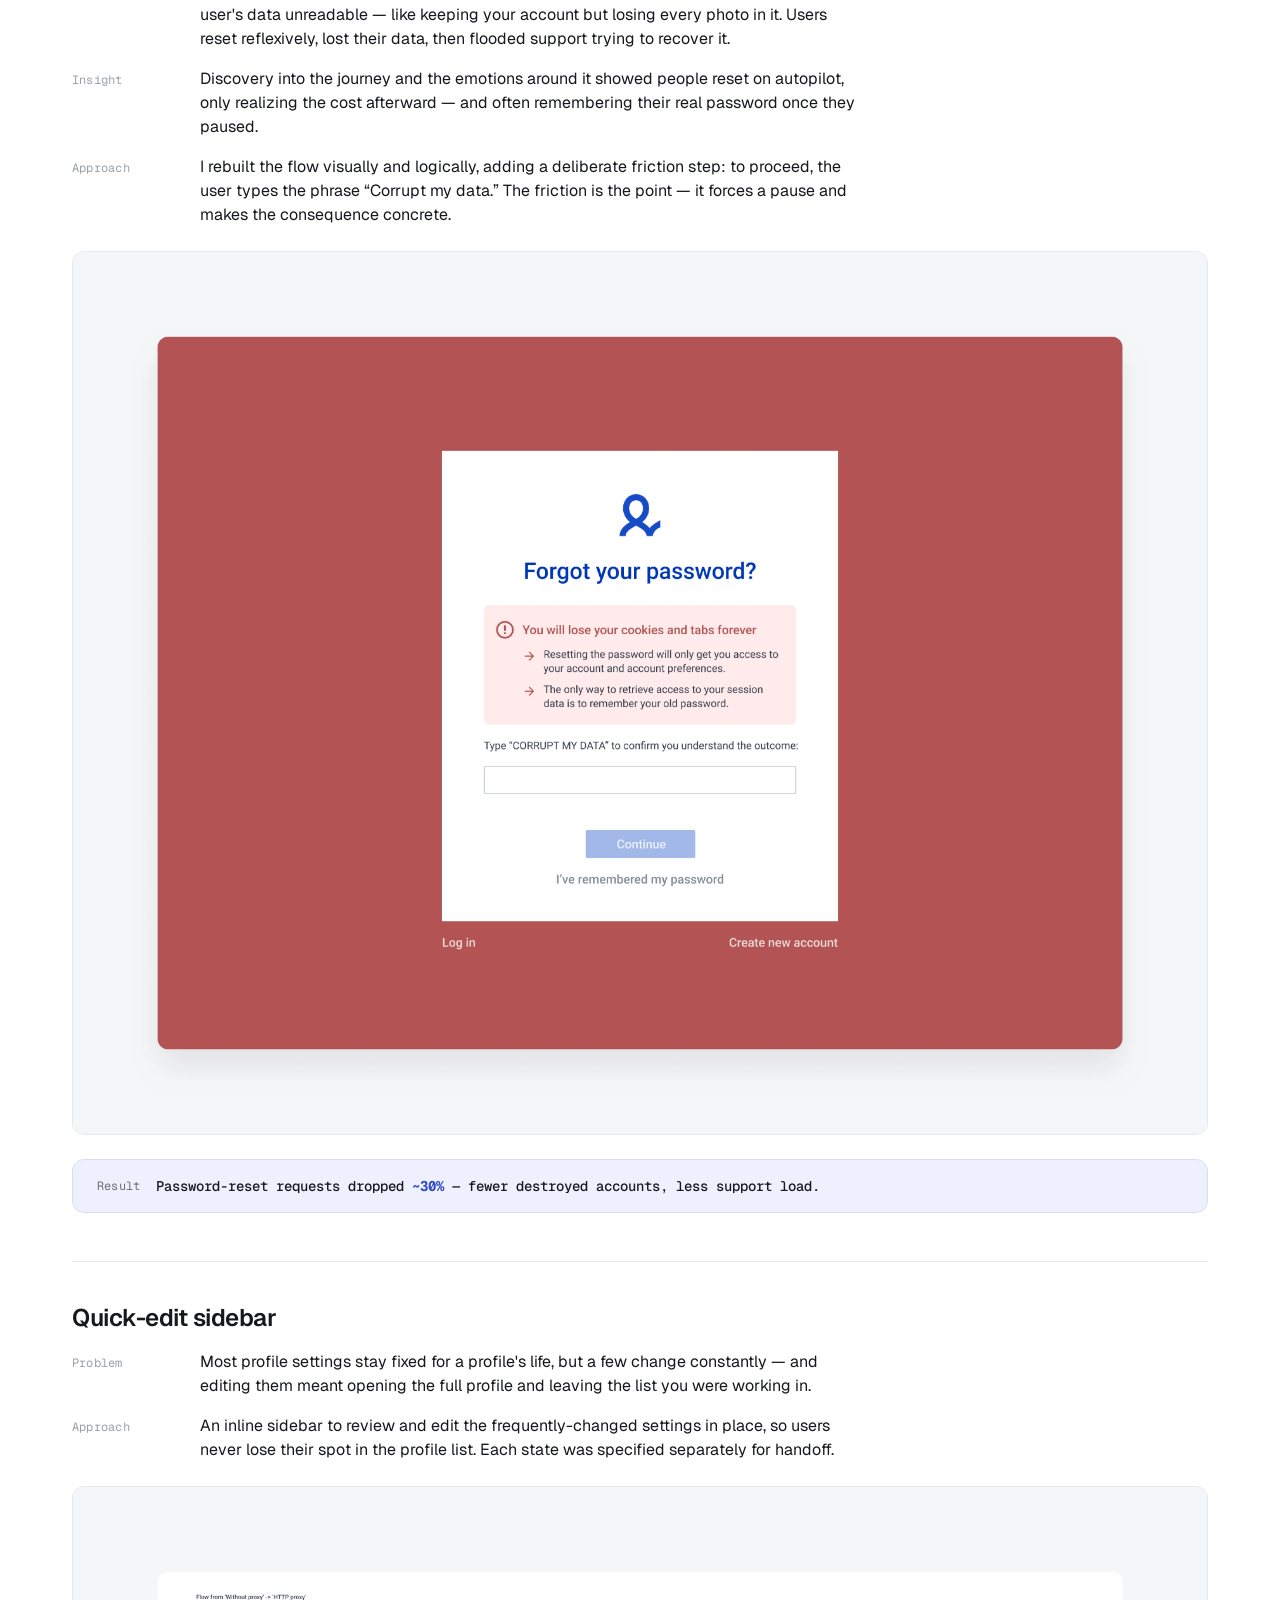
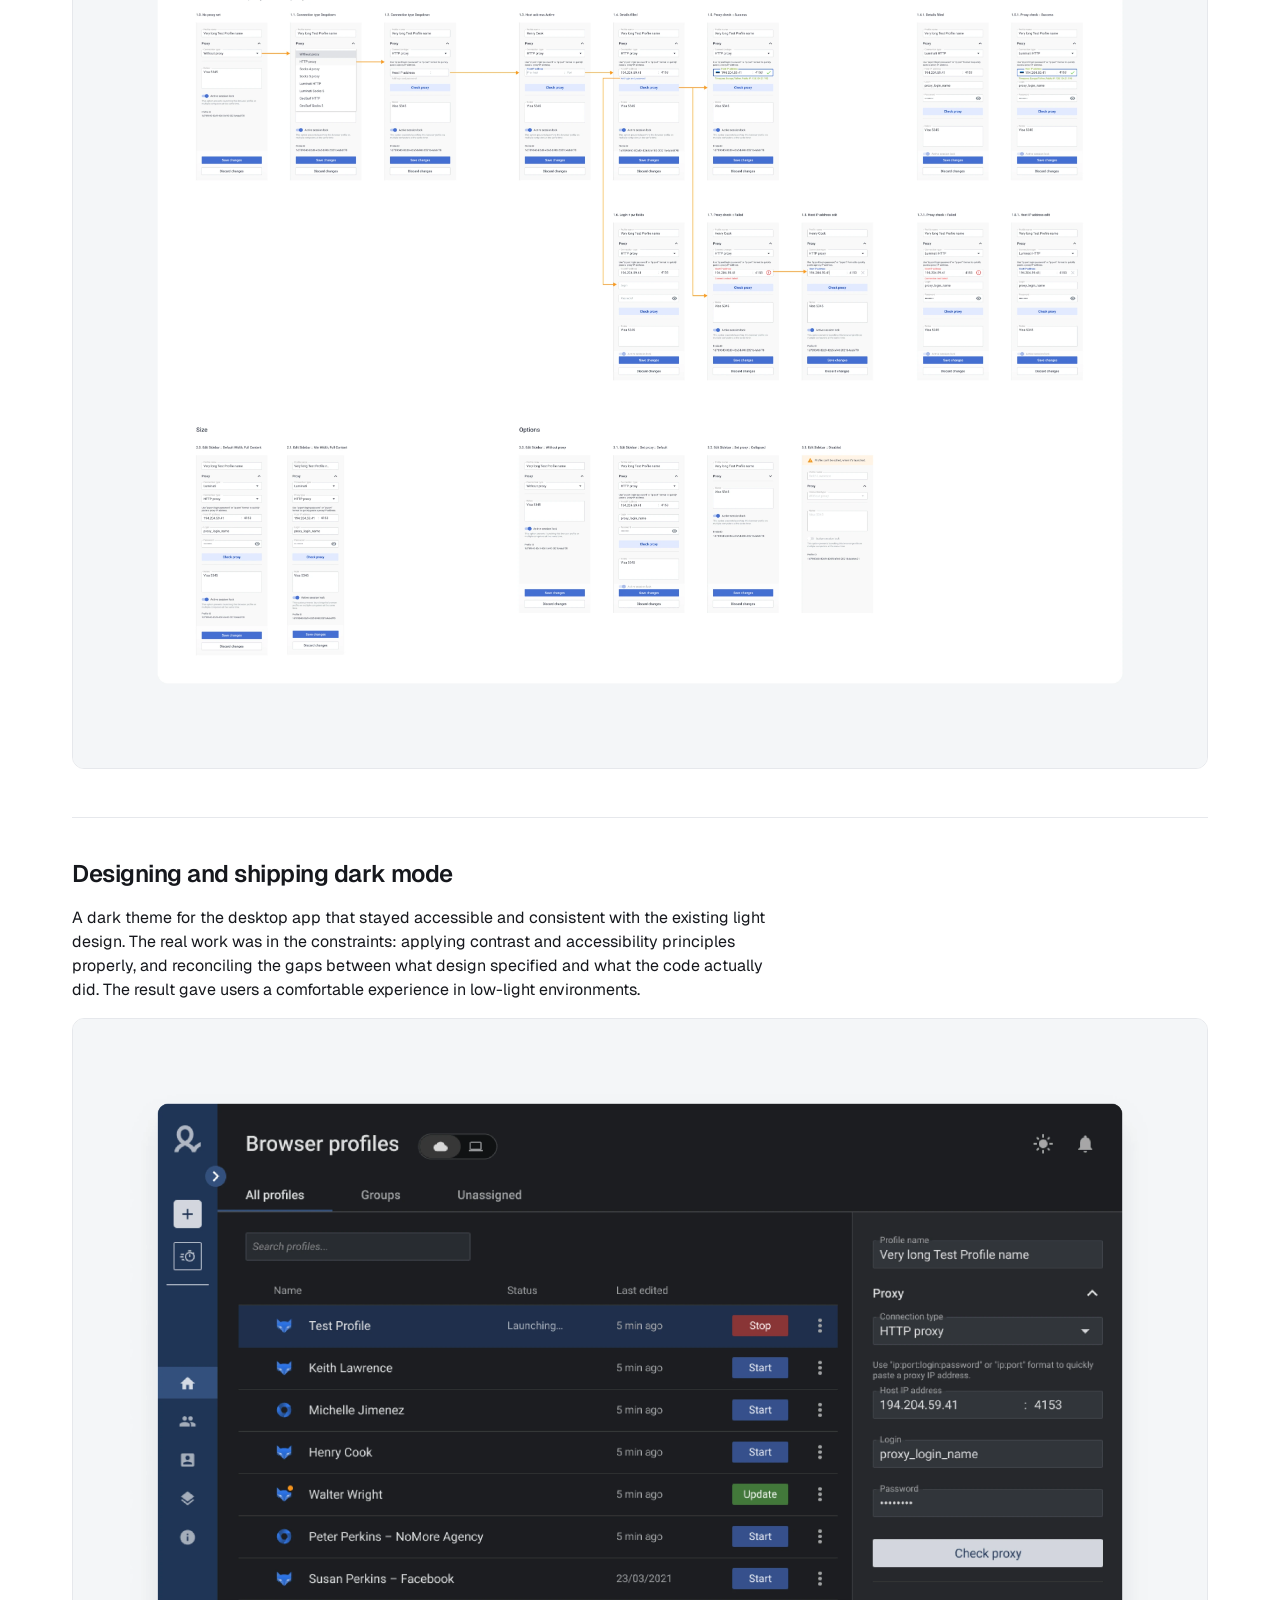
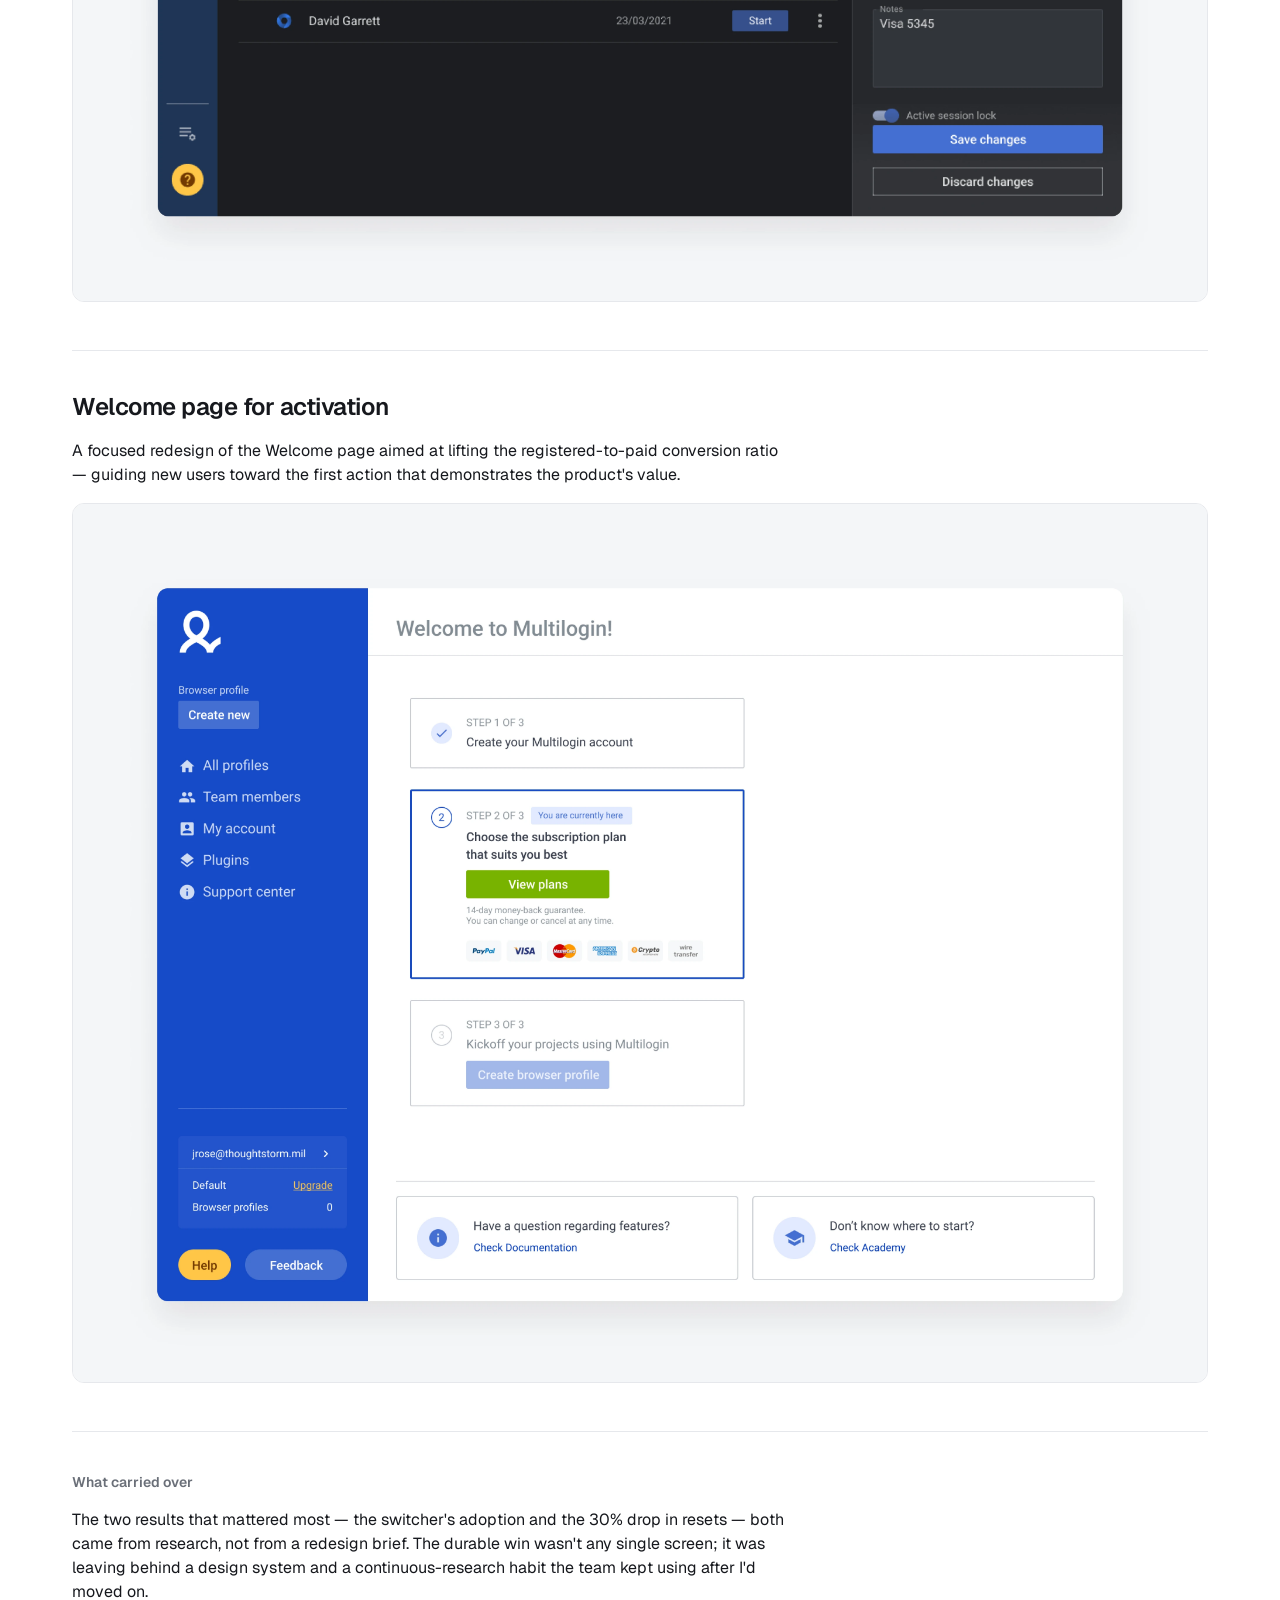
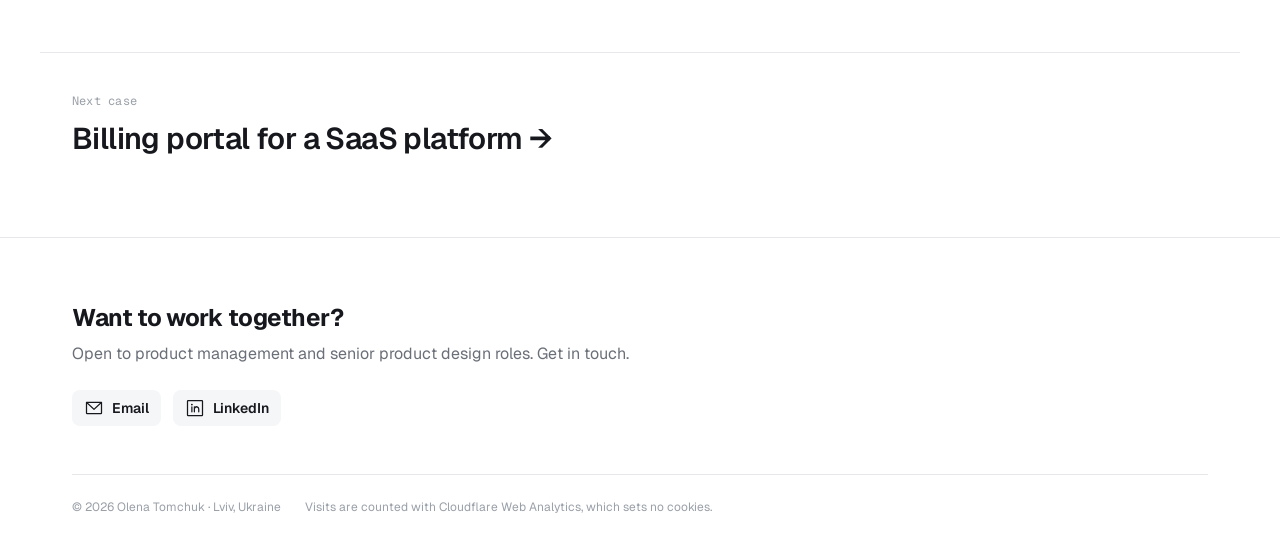
<file: case-b2b.html>
<!DOCTYPE html>
<html lang="en">
<head>
<meta charset="UTF-8">
<meta name="viewport" content="width=device-width, initial-scale=1.0">
<title>B2B Anti-Detect Platform — Olena Tomchuk</title>
<meta name="description" content="Redesigning a B2B anti-detect browser platform for growth and retention — account switcher, reset flow, design system, and continuous research.">
<link rel="canonical" href="https://olenatomchuk.com/case-b2b.html">
<link rel="icon" href="favicon.svg" type="image/svg+xml">
<meta property="og:type" content="website">
<meta property="og:site_name" content="Olena Tomchuk">
<meta property="og:url" content="https://olenatomchuk.com/case-b2b.html">
<meta property="og:title" content="B2B Anti-Detect Platform — Olena Tomchuk">
<meta property="og:description" content="Redesigning a B2B anti-detect browser platform for growth and retention — account switcher, reset flow, design system, and continuous research.">
<meta property="og:image" content="https://olenatomchuk.com/images/og-cover.png">
<meta property="og:image:width" content="1200">
<meta property="og:image:height" content="630">
<meta name="twitter:card" content="summary_large_image">
<meta name="twitter:image" content="https://olenatomchuk.com/images/og-cover.png">
<link rel="preconnect" href="https://fonts.googleapis.com">
<link rel="preconnect" href="https://fonts.gstatic.com" crossorigin>
<link href="https://fonts.googleapis.com/css2?family=Geist:wght@400;500;600;700&family=Geist+Mono:wght@400;500&display=swap" rel="stylesheet">
<link rel="stylesheet" href="styles.css">
<script>if(!matchMedia('(prefers-reduced-motion: reduce)').matches)document.documentElement.classList.add('js-anim');</script>
<script src="app.js" defer></script>
</head>
<body class="p-b2b">
<a class="skip" href="#top">Skip to content</a>

<nav class="nav">
  <div class="nav-in">
    <a class="brand" href="index.html">Olena Tomchuk</a>
    <div class="nav-links">
      <a href="index.html">Cases</a>
      <a href="about.html">About</a>
      <a href="side-projects.html">Side projects 🧩</a>
    </div>
  </div>
</nav>

<main id="top" class="wrap">

  <!-- HERO -->
  <section class="hero">
    <h1>B2B anti-detect browser platform</h1>
    <p class="lede">Redesigning a power-user desktop app for growth and retention — and building the UX process, design system, and research habit it had been missing.</p>

    <dl class="meta">
      <div><dt>Role</dt><dd>Product Designer (cross-functional)</dd></div>
      <div><dt>Team</dt><dd>PM, engineers, QA</dd></div>
      <div><dt>Tools</dt><dd>Sketch · Abstract · Mixpanel · Miro · UserTesting</dd></div>
    </dl>

    <div class="stats">
      <div class="stat"><div class="n">−30%</div><div class="l">password-reset support requests</div></div>
      <div class="stat"><div class="n">~25%</div><div class="l">of team accounts adopted the switcher</div></div>
      <div class="stat"><div class="n">5</div><div class="l">feature workstreams, research-led, end to end</div></div>
    </div>
  </section>

  <!-- HERO FIGURE -->
  <section class="hero-fig">
    <img class="shot" loading="lazy" decoding="async" src="images/b2b-hero.webp" alt="Redesigned profile workspace" data-ph="Hero shot — the redesigned profile workspace · 1600×800" onerror="phFail(this)">
  </section>

  <!-- ROLE / CONTEXT -->
  <section class="block">
    <h2>My role</h2>
    <p>Beyond shipping features, I reset how design worked here: I reorganized the UX process, built a lightweight design system to hold the product together, and set up continuous research so decisions came from users rather than opinions. The work below is five of those decisions — led by the two with the clearest measured impact.</p>
  </section>

  <!-- FEATURE 1 — account switcher -->
  <section class="exp" id="switcher">
    <h3>Switching between accounts without logging out</h3>
    <div class="steps">
      <div class="step"><div class="k">Problem</div><div class="v">Continuous research kept surfacing the same friction: users juggle multiple accounts — freelancers across clients, team leads checking their staff — and switching meant logging out and re-entering credentials every time.</div></div>
      <div class="step"><div class="k">Approach</div><div class="v">An account switcher that holds several logged-in accounts at once: switch instantly, remove one from the list, add another, or create a new account — all without breaking focus.</div></div>
    </div>
    <img class="shot" loading="lazy" decoding="async" src="images/b2b-switcher.webp" alt="Account switcher — switch, add, remove, create" data-ph="Account switcher — switch, add, remove, create" data-style="aspect-ratio:16/8" onerror="phFail(this)">
    <div class="result">
      <span class="tag">Result</span>
      <span class="val">Within months, <b>~25% of team accounts</b> were using the switcher; 37% of all users had two or more accounts active on their machine.</span>
    </div>
  </section>

  <!-- FEATURE 2 — password reset -->
  <section class="exp" id="reset">
    <h3>A reset flow that makes the stakes impossible to miss</h3>
    <div class="steps">
      <div class="step"><div class="k">Problem</div><div class="v">The password is the encryption key. Resetting it kept the subscription alive but left the user's data unreadable — like keeping your account but losing every photo in it. Users reset reflexively, lost their data, then flooded support trying to recover it.</div></div>
      <div class="step"><div class="k">Insight</div><div class="v">Discovery into the journey and the emotions around it showed people reset on autopilot, only realizing the cost afterward — and often remembering their real password once they paused.</div></div>
      <div class="step"><div class="k">Approach</div><div class="v">I rebuilt the flow visually and logically, adding a deliberate friction step: to proceed, the user types the phrase “Corrupt my data.” The friction is the point — it forces a pause and makes the consequence concrete.</div></div>
    </div>
    <img class="shot" loading="lazy" decoding="async" src="images/b2b-reset.webp" alt="Reset flow — the Corrupt my data confirmation step" data-ph="Reset flow — the “Corrupt my data” confirmation step" data-style="aspect-ratio:16/7" onerror="phFail(this)">
    <div class="result">
      <span class="tag">Result</span>
      <span class="val">Password-reset requests dropped <b>~30%</b> — fewer destroyed accounts, less support load.</span>
    </div>
  </section>

  <!-- FEATURE 3 — quick edit sidebar -->
  <section class="exp" id="sidebar">
    <h3>Quick-edit sidebar</h3>
    <div class="steps">
      <div class="step"><div class="k">Problem</div><div class="v">Most profile settings stay fixed for a profile's life, but a few change constantly — and editing them meant opening the full profile and leaving the list you were working in.</div></div>
      <div class="step"><div class="k">Approach</div><div class="v">An inline sidebar to review and edit the frequently-changed settings in place, so users never lose their spot in the profile list. Each state was specified separately for handoff.</div></div>
    </div>
    <img class="shot" loading="lazy" decoding="async" src="images/b2b-quick-edit.webp" alt="Quick-edit sidebar — editing in place" data-ph="Quick-edit sidebar — editing in place from the profile list" data-style="aspect-ratio:16/8" onerror="phFail(this)">
  </section>

  <!-- FEATURE 4 — dark mode -->
  <section class="exp" id="dark">
    <h3>Designing and shipping dark mode</h3>
    <p>A dark theme for the desktop app that stayed accessible and consistent with the existing light design. The real work was in the constraints: applying contrast and accessibility principles properly, and reconciling the gaps between what design specified and what the code actually did. The result gave users a comfortable experience in low-light environments.</p>
    <p>
    </p>

    <img class="shot" loading="lazy" decoding="async" src="images/b2b-dark-mode.webp" alt="Dark mode — accessible and consistent with the light theme" data-ph="Dark mode — accessible, consistent with the light theme" data-style="aspect-ratio:16/6" onerror="phFail(this)">
  </section>

  <!-- FEATURE 5 — activation -->
  <section class="exp" id="activation">
    <h3>Welcome page for activation</h3>
    <p>A focused redesign of the Welcome page aimed at lifting the registered-to-paid conversion ratio — guiding new users toward the first action that demonstrates the product's value.</p>
    <p>
      </p>
    <img class="shot" loading="lazy" decoding="async" src="images/b2b-welcome.webp" alt="Welcome page — registered-to-paid activation" data-ph="Welcome page — registered-to-paid activation" data-style="aspect-ratio:16/6" onerror="phFail(this)">
  </section>

  <!-- REFLECTION -->
  <section class="reflect">
    <h2>What carried over</h2>
    <p>The two results that mattered most — the switcher's adoption and the 30% drop in resets — both came from research, not from a redesign brief. The durable win wasn't any single screen; it was leaving behind a design system and a continuous-research habit the team kept using after I'd moved on.</p>
  </section>

</main>

<section class="wrap next-nav">
  <div class="next">
    <span class="lbl">Next case</span>
    <a class="proj" href="case-billing.html">Billing portal for a SaaS platform &rarr;</a>
  </div>
</section>

<footer id="contact">
  <div class="foot">
    <h3>Want to work together?</h3>
    <p class="sub">Open to product management and senior product design roles. Get in touch.</p>
    <div class="foot-meta">
      <a class="foot-link" href="mailto:olenka.tomchuk@gmail.com">
        <span class="foot-icon" aria-hidden="true"><svg width="20" height="20" aria-hidden="true" xmlns="http://www.w3.org/2000/svg" viewBox="0 0 256 256" fill="currentColor"><path d="M224,48H32a8,8,0,0,0-8,8V192a16,16,0,0,0,16,16H216a16,16,0,0,0,16-16V56A8,8,0,0,0,224,48ZM203.43,64,128,133.15,52.57,64ZM216,192H40V74.19l82.59,75.71a8,8,0,0,0,10.82,0L216,74.19V192Z"/></svg></span>
        Email
      </a>
      <a class="foot-link" href="https://www.linkedin.com/in/olenatomchuk/">
        <span class="foot-icon" aria-hidden="true"><svg width="20" height="20" aria-hidden="true" xmlns="http://www.w3.org/2000/svg" viewBox="0 0 256 256" fill="currentColor"><path d="M216,24H40A16,16,0,0,0,24,40V216a16,16,0,0,0,16,16H216a16,16,0,0,0,16-16V40A16,16,0,0,0,216,24Zm0,192H40V40H216V216ZM96,112v64a8,8,0,0,1-16,0V112a8,8,0,0,1,16,0Zm88,28v36a8,8,0,0,1-16,0V140a20,20,0,0,0-40,0v36a8,8,0,0,1-16,0V112a8,8,0,0,1,15.79-1.78A36,36,0,0,1,184,140ZM100,84A12,12,0,1,1,88,72,12,12,0,0,1,100,84Z"/></svg></span>
        LinkedIn
      </a>
    </div>
    <div class="foot-legal">
      <span>© 2026 Olena Tomchuk · Lviv, Ukraine</span>
      <span>Visits are counted with Cloudflare Web Analytics, which sets no cookies.</span>
    </div>
  </div>
</footer>

<script>
function phFail(img){var d=document.createElement("div");d.className="ph";if(img.dataset.style)d.setAttribute("style",img.dataset.style);d.textContent=img.dataset.ph||"";img.replaceWith(d);}
</script>

<!-- Cloudflare Web Analytics --><script defer src='https://static.cloudflareinsights.com/beacon.min.js' data-cf-beacon='{"token": "1c9850e645a947d5b9592e34150a630b"}'></script><!-- End Cloudflare Web Analytics -->
</body>
</html>
</file>
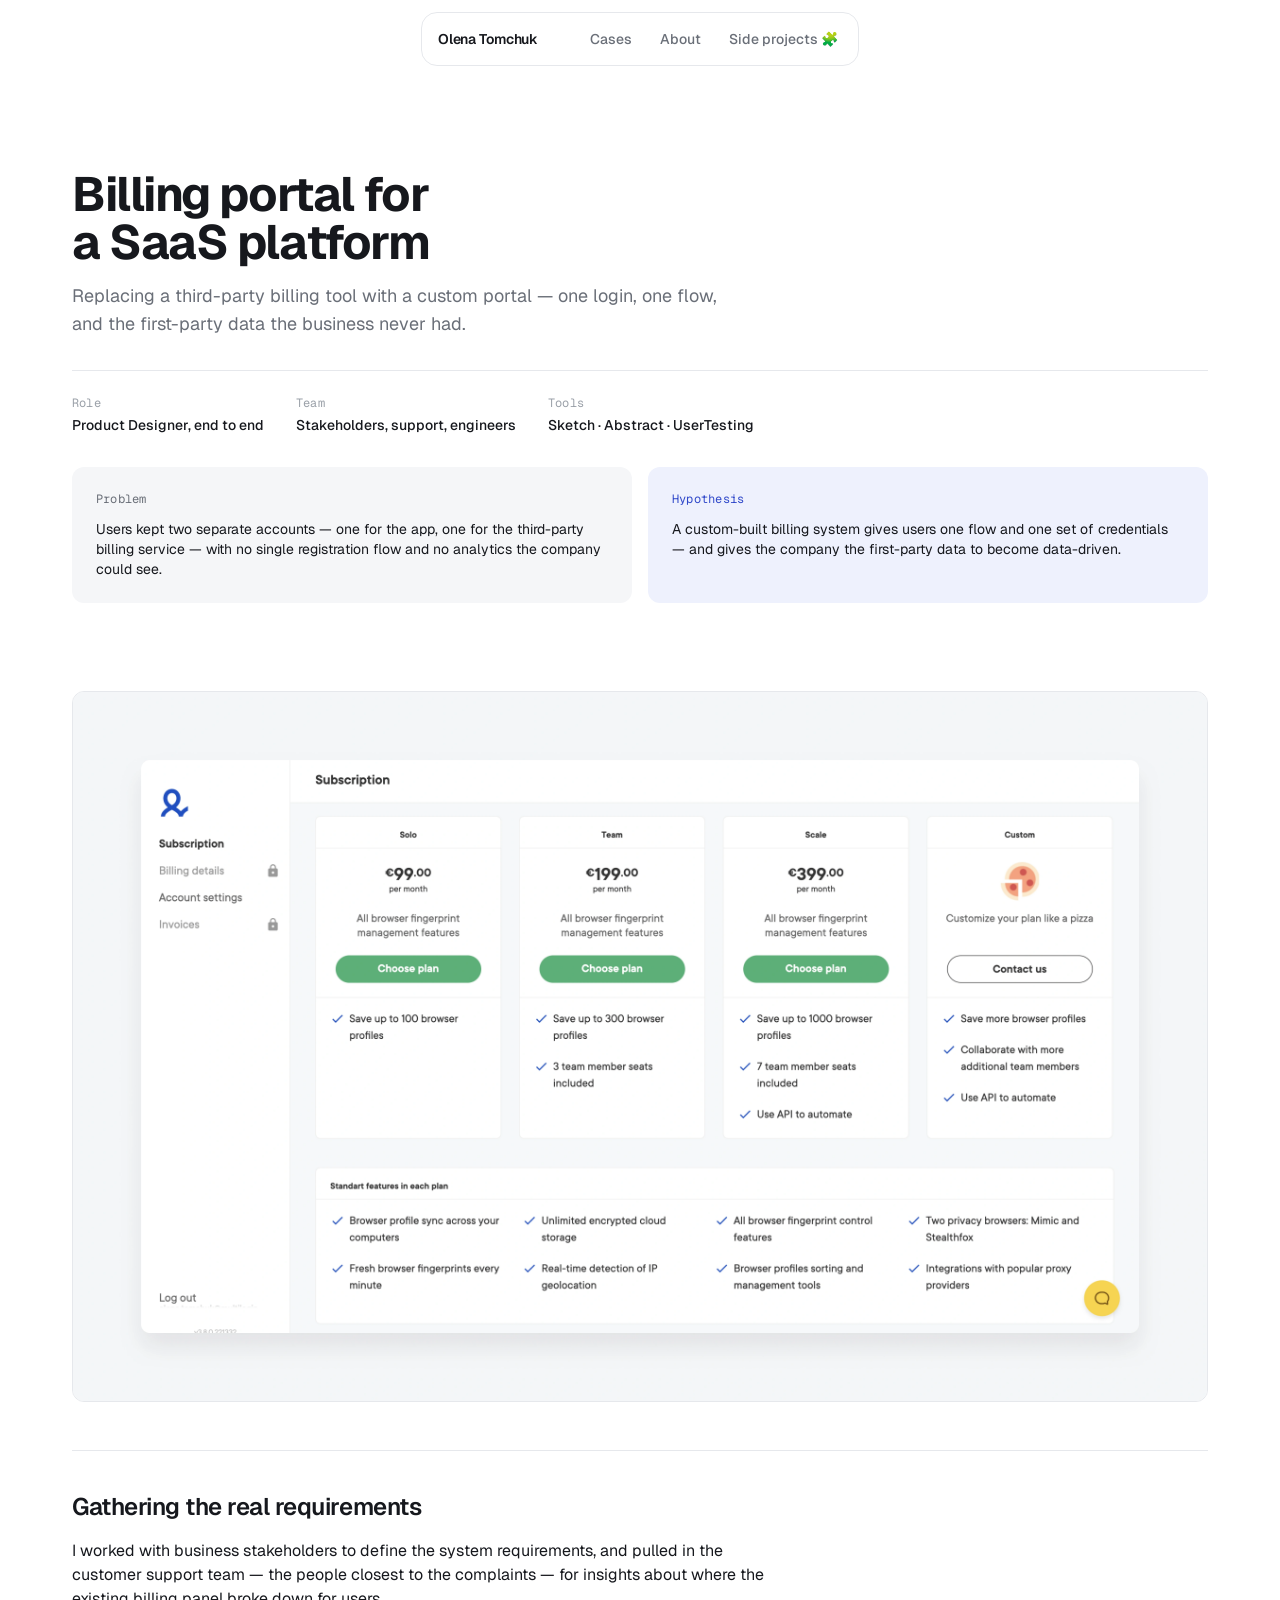
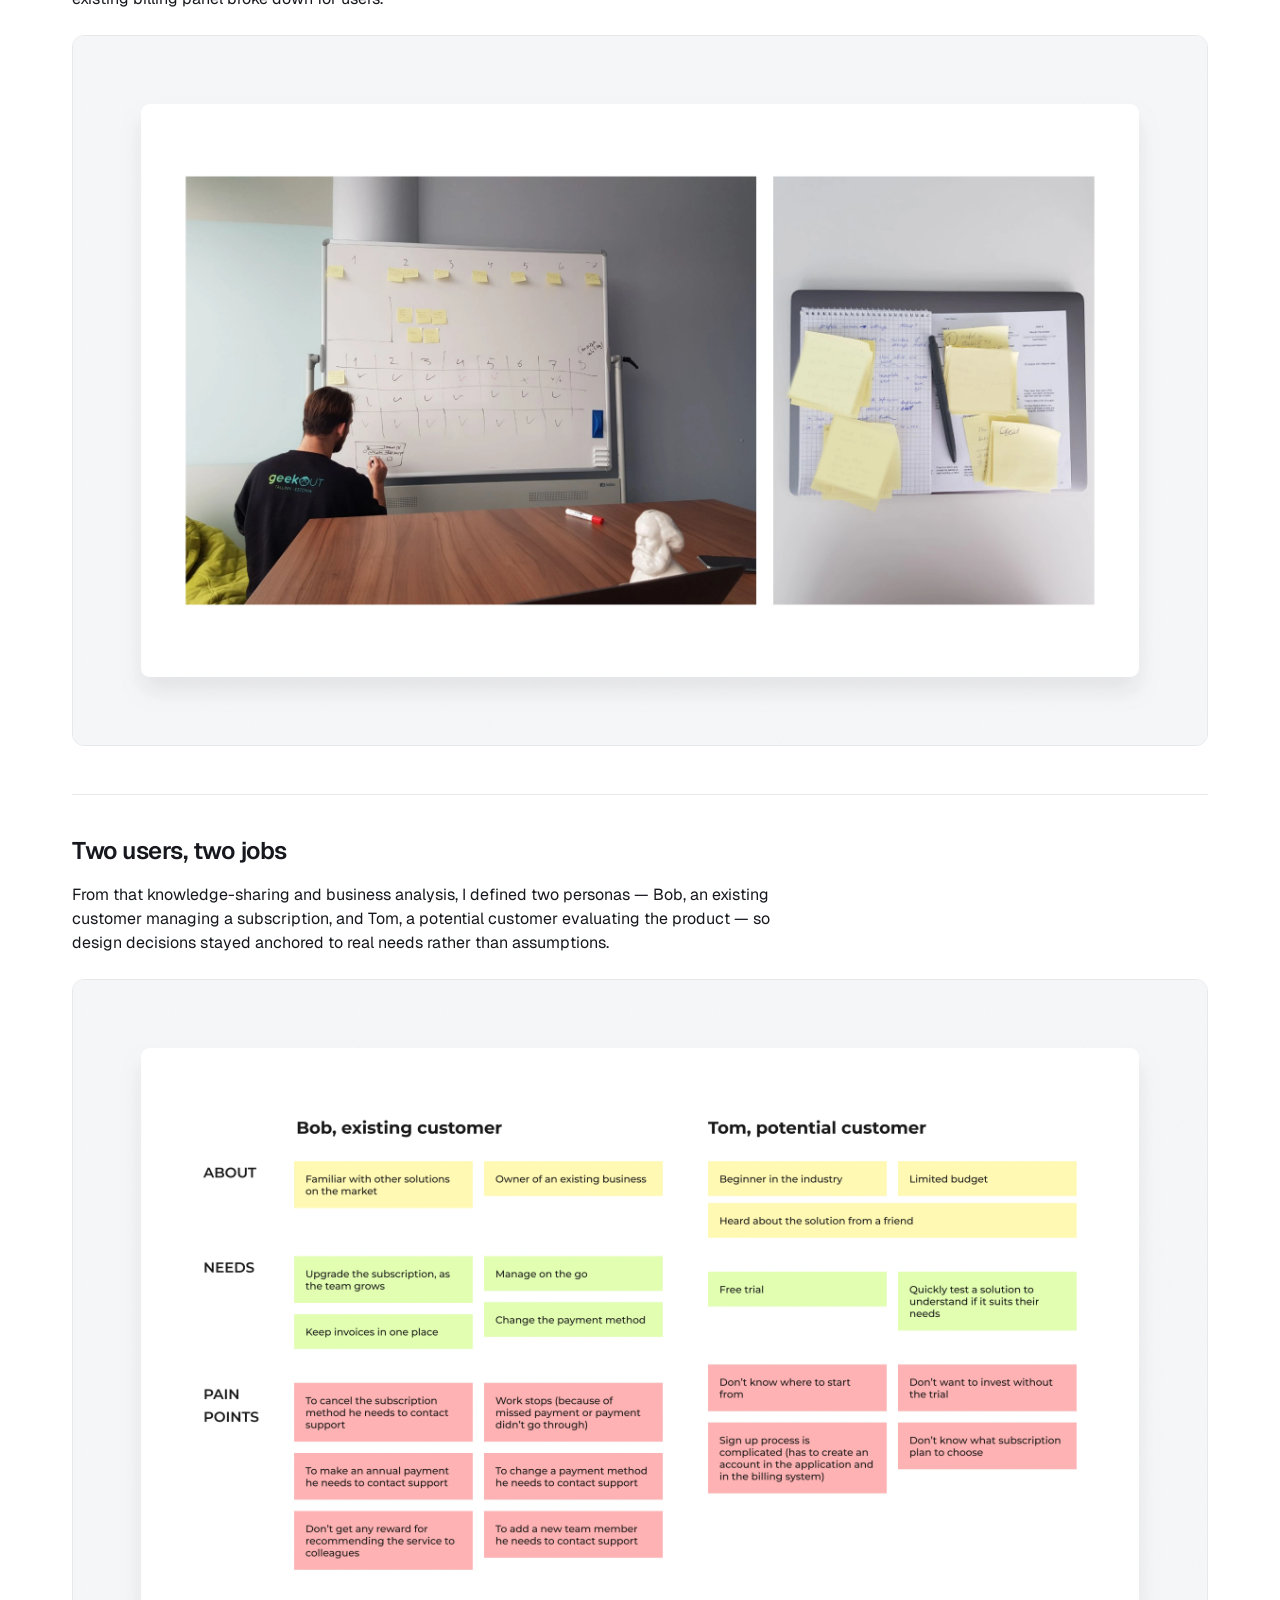
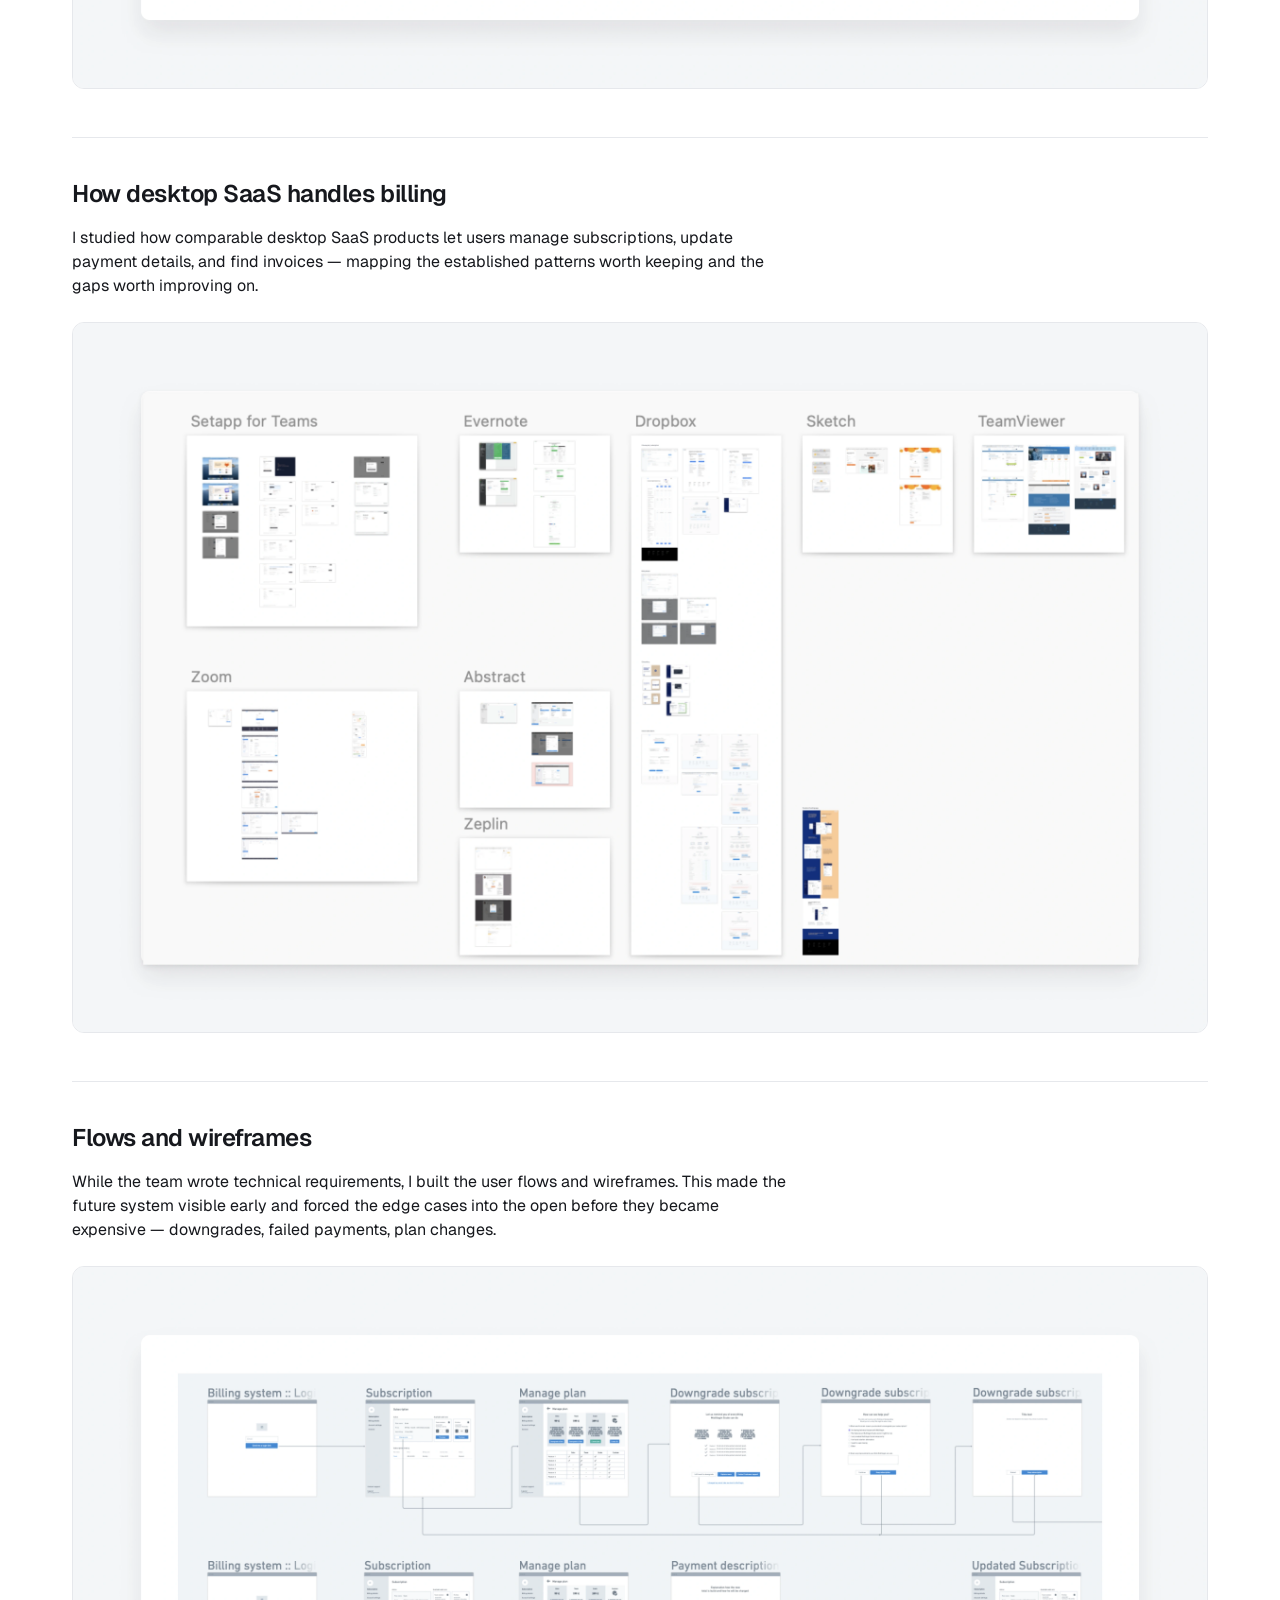
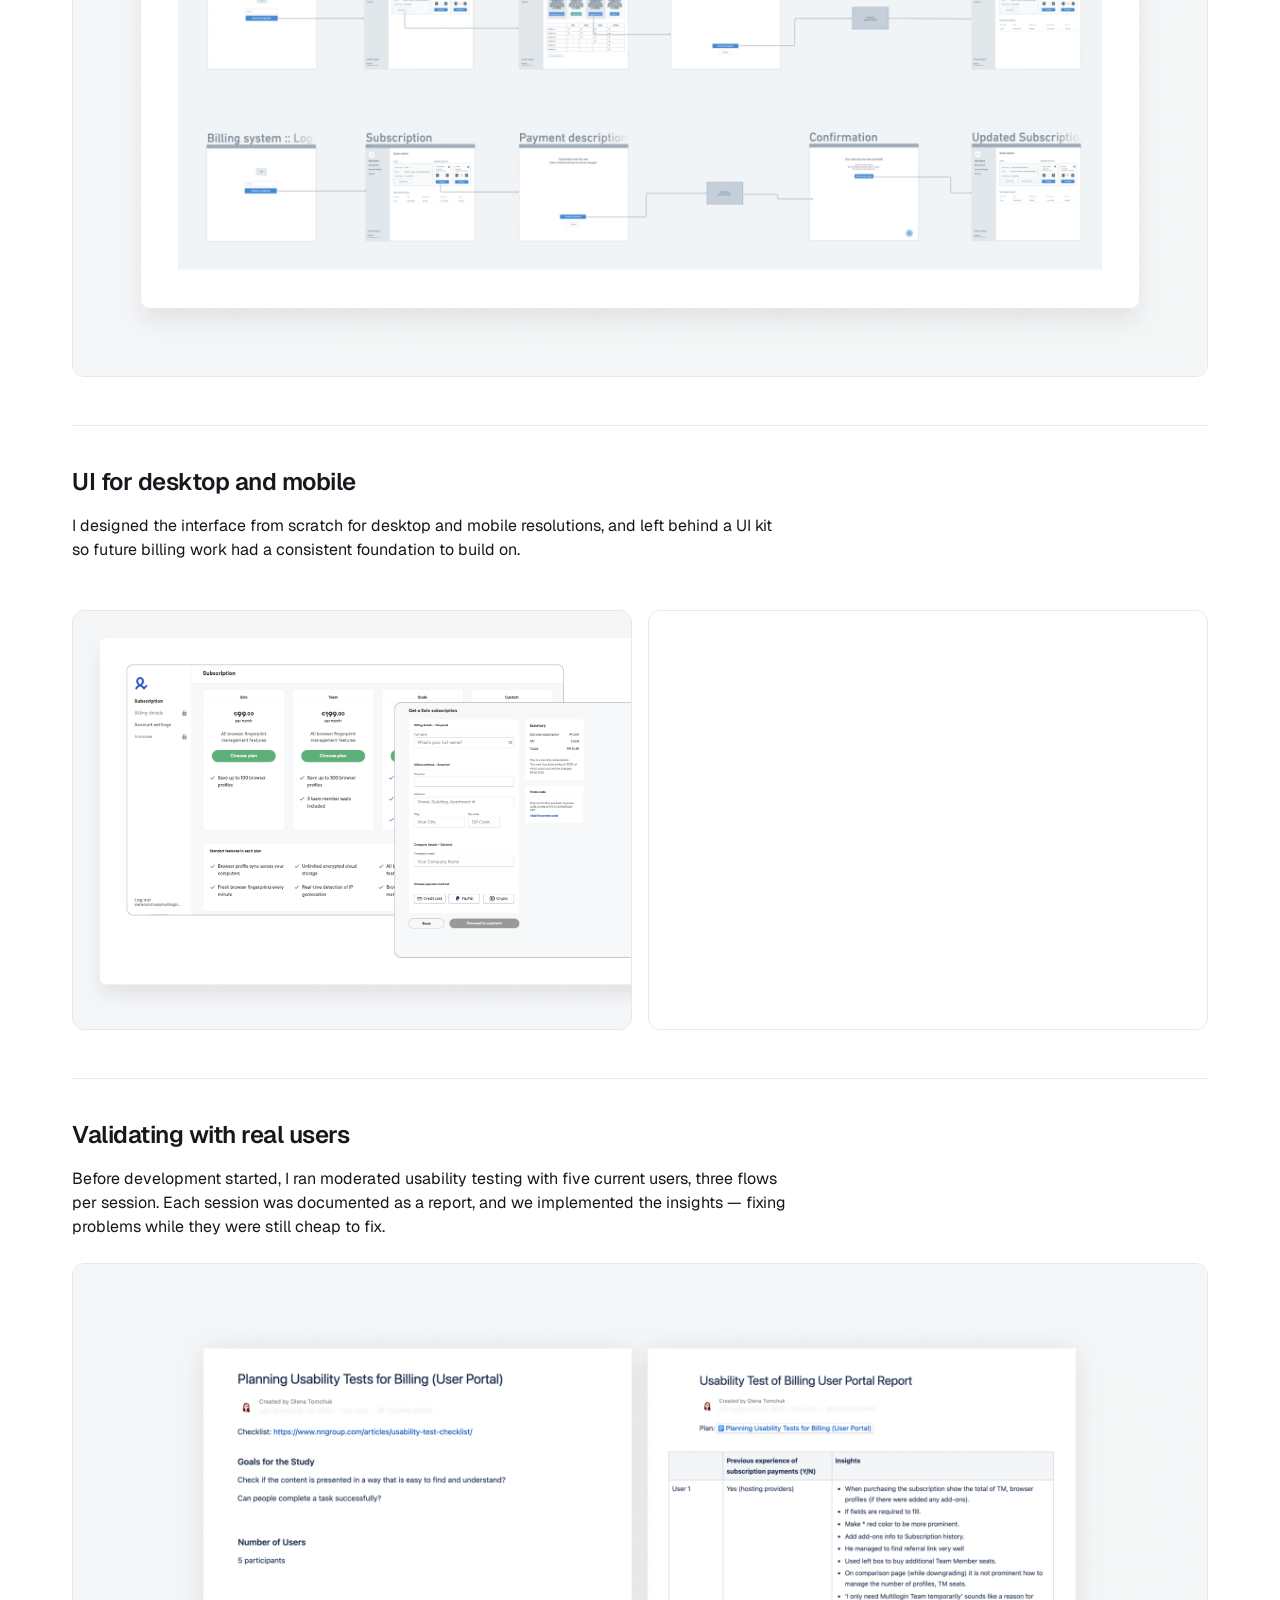
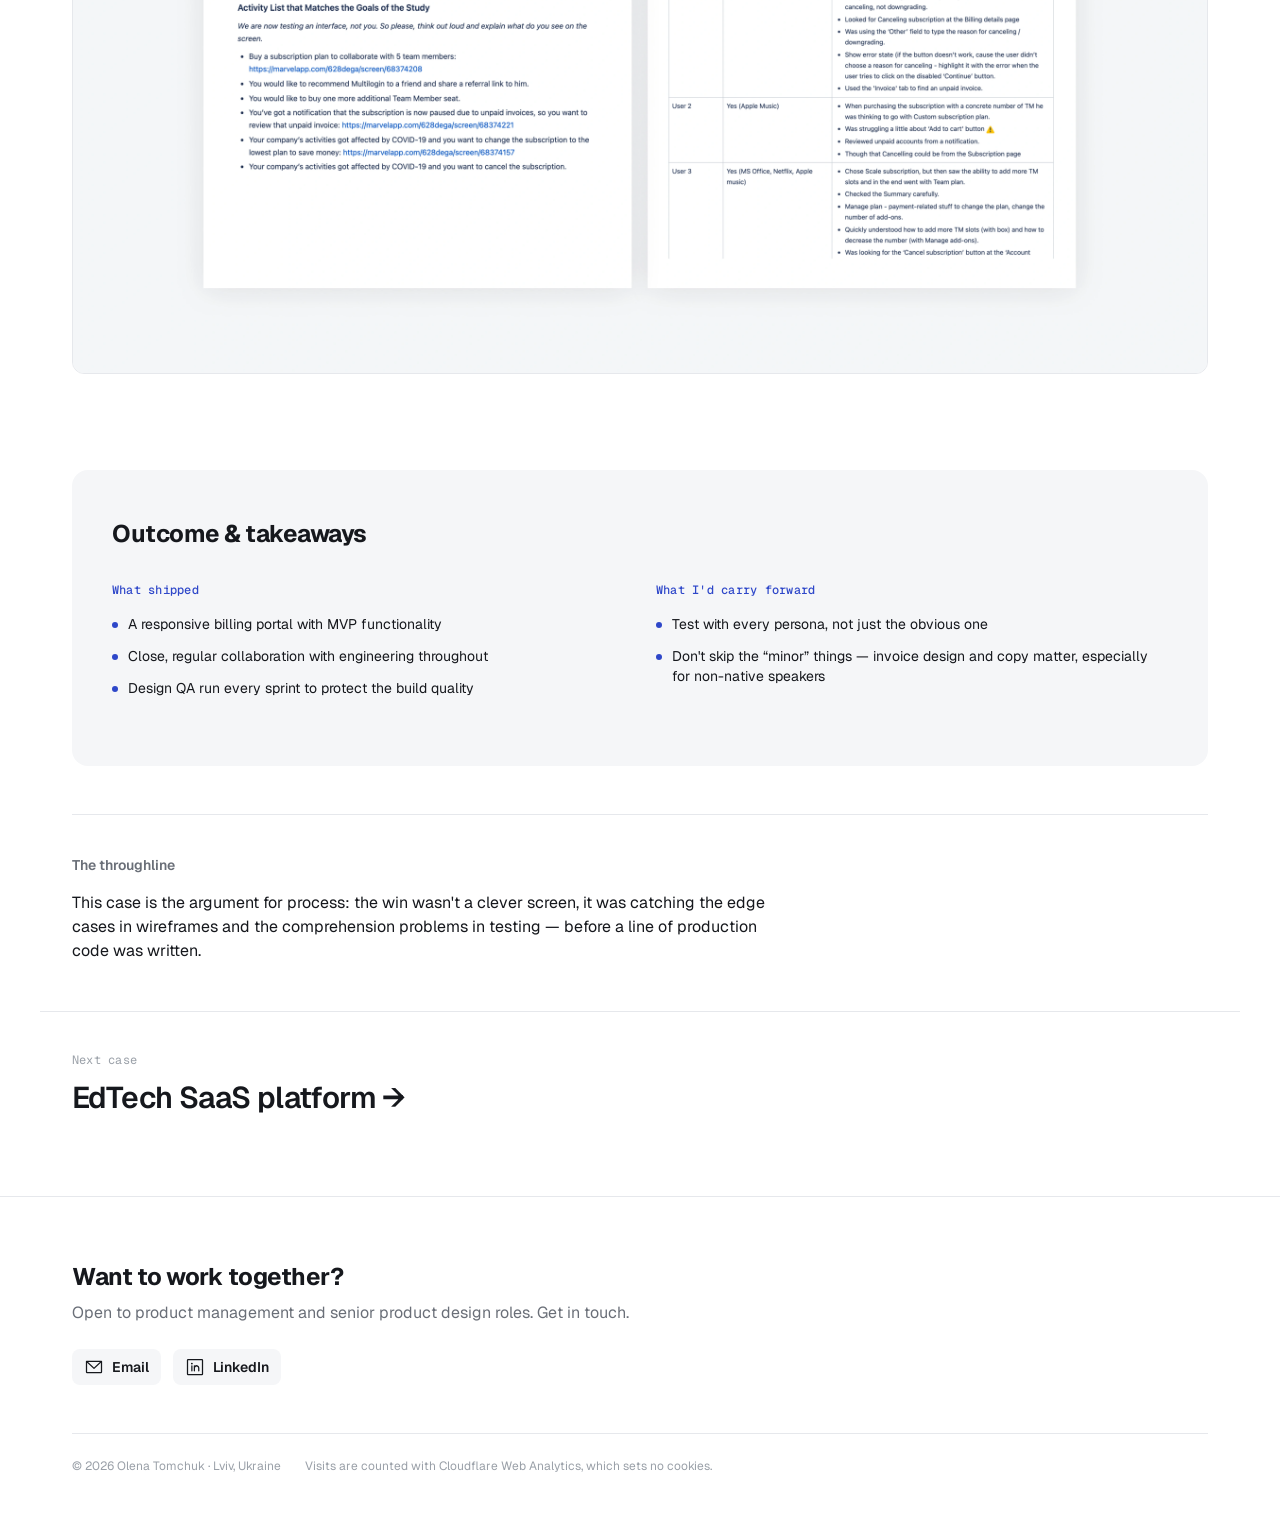
<file: case-billing.html>
<!DOCTYPE html>
<html lang="en">
<head>
<meta charset="UTF-8">
<meta name="viewport" content="width=device-width, initial-scale=1.0">
<title>Billing Portal for a SaaS Platform — Olena Tomchuk</title>
<meta name="description" content="Replacing a third-party billing tool with a custom billing portal — one login, and the first-party data the business never had.">
<link rel="canonical" href="https://olenatomchuk.com/case-billing.html">
<link rel="icon" href="favicon.svg" type="image/svg+xml">
<meta property="og:type" content="website">
<meta property="og:site_name" content="Olena Tomchuk">
<meta property="og:url" content="https://olenatomchuk.com/case-billing.html">
<meta property="og:title" content="Billing Portal for a SaaS Platform — Olena Tomchuk">
<meta property="og:description" content="Replacing a third-party billing tool with a custom billing portal — one login, and the first-party data the business never had.">
<meta property="og:image" content="https://olenatomchuk.com/images/og-cover.png">
<meta property="og:image:width" content="1200">
<meta property="og:image:height" content="630">
<meta name="twitter:card" content="summary_large_image">
<meta name="twitter:image" content="https://olenatomchuk.com/images/og-cover.png">
<link rel="preconnect" href="https://fonts.googleapis.com">
<link rel="preconnect" href="https://fonts.gstatic.com" crossorigin>
<link href="https://fonts.googleapis.com/css2?family=Geist:wght@400;500;600;700&family=Geist+Mono:wght@400;500&display=swap" rel="stylesheet">
<link rel="stylesheet" href="styles.css">
<script>if(!matchMedia('(prefers-reduced-motion: reduce)').matches)document.documentElement.classList.add('js-anim');</script>
<script src="app.js" defer></script>
</head>
<body class="p-billing">
<a class="skip" href="#top">Skip to content</a>

<nav class="nav">
  <div class="nav-in">
    <a class="brand" href="index.html">Olena Tomchuk</a>
    <div class="nav-links">
      <a href="index.html">Cases</a>
      <a href="about.html">About</a>
      <a href="side-projects.html">Side projects 🧩</a>
    </div>
  </div>
</nav>

<main id="top" class="wrap">

  <!-- HERO -->
  <section class="hero">
    <h1>Billing portal for a SaaS platform</h1>
    <p class="lede">Replacing a third-party billing tool with a custom portal — one login, one flow, and the first-party data the business never had.</p>

    <dl class="meta">
      <div><dt>Role</dt><dd>Product Designer, end to end</dd></div>
      <div><dt>Team</dt><dd>Stakeholders, support, engineers</dd></div>
      <div><dt>Tools</dt><dd>Sketch · Abstract · UserTesting</dd></div>
    </dl>

    <div class="frame">
      <div class="card">
        <div class="lbl">Problem</div>
        <p>Users kept two separate accounts — one for the app, one for the third-party billing service — with no single registration flow and no analytics the company could see.</p>
      </div>
      <div class="card hyp">
        <div class="lbl">Hypothesis</div>
        <p>A custom-built billing system gives users one flow and one set of credentials — and gives the company the first-party data to become data-driven.</p>
      </div>
    </div>
  </section>

  <!-- HERO FIGURE -->
  <section class="hero-fig">
    <img class="shot" loading="lazy" decoding="async" src="images/billing-hero.webp" alt="Custom billing portal" data-ph="Hero shot — the custom billing portal · 1600×800" onerror="phFail(this)">
  </section>

  <!-- 01 DISCOVERY -->
  <section class="phase" id="discovery">
    <h3>Gathering the real requirements</h3>
    <p>I worked with business stakeholders to define the system requirements, and pulled in the customer support team — the people closest to the complaints — for insights about where the existing billing panel broke down for users.</p>
    <img class="shot" loading="lazy" decoding="async" src="images/billing-workshop.webp" alt="Requirements workshop" data-ph="Requirements workshop" onerror="phFail(this)">
  </section>

  <!-- 02 PERSONA -->
  <section class="phase" id="personas">
    <h3>Two users, two jobs</h3>
    <p>From that knowledge-sharing and business analysis, I defined two personas — Bob, an existing customer managing a subscription, and Tom, a potential customer evaluating the product — so design decisions stayed anchored to real needs rather than assumptions.</p>
    <img class="shot" loading="lazy" decoding="async" src="images/billing-personas.webp" alt="Personas — Bob and Tom" data-ph="Personas — Bob (existing) and Tom (potential)" data-style="aspect-ratio:16/6" onerror="phFail(this)">
  </section>

  <!-- 03 SOLUTIONS ANALYSIS -->
  <section class="phase" id="analysis">
    <h3>How desktop SaaS handles billing</h3>
    <p>I studied how comparable desktop SaaS products let users manage subscriptions, update payment details, and find invoices — mapping the established patterns worth keeping and the gaps worth improving on.</p>
    <img class="shot" loading="lazy" decoding="async" src="images/billing-benchmarks.webp" alt="Competitor teardown — subscription and billing patterns" data-ph="Competitor teardown — subscription & billing patterns" data-style="aspect-ratio:16/6" onerror="phFail(this)">
  </section>

  <!-- 04 CRAFTING -->
  <section class="phase" id="crafting">
    <h3>Flows and wireframes</h3>
    <p>While the team wrote technical requirements, I built the user flows and wireframes. This made the future system visible early and forced the edge cases into the open before they became expensive — downgrades, failed payments, plan changes.</p>
    <img class="shot" loading="lazy" decoding="async" src="images/billing-wireframes.webp" alt="User flows and wireframes including edge cases" data-ph="User flows & wireframes — the system, including edge cases" data-style="aspect-ratio:16/7" onerror="phFail(this)">
  </section>

  <!-- 05 DESIGNING -->
  <section class="phase" id="designing">
    <h3>UI for desktop and mobile</h3>
    <p>I designed the interface from scratch for desktop and mobile resolutions, and left behind a UI kit so future billing work had a consistent foundation to build on.</p>
    <div class="twin">
      <img class="shot" loading="lazy" decoding="async" src="images/billing-desktop.webp" alt="Desktop — subscription and payment" data-ph="Desktop — subscription & payment" onerror="phFail(this)">
      <img class="shot" loading="lazy" decoding="async" src="images/billing-mobile.webp" alt="Mobile — responsive flows" data-ph="Mobile — responsive flows" onerror="phFail(this)">
    </div>
  </section>

  <!-- 06 TESTING -->
  <section class="phase" id="testing">
    <h3>Validating with real users</h3>
    <p>Before development started, I ran moderated usability testing with five current users, three flows per session. Each session was documented as a report, and we implemented the insights — fixing problems while they were still cheap to fix.</p>
    <img class="shot" loading="lazy" decoding="async" src="images/billing-usability.webp" alt="Usability test plan and findings report" data-ph="Usability test plan & findings report" data-style="aspect-ratio:16/7" onerror="phFail(this)">
  </section>

  <!-- SUMMARY -->
  <section class="band">
    <h2>Outcome &amp; takeaways</h2>
    <div class="sum-grid">
      <div>
        <h4>What shipped</h4>
        <ul>
          <li>A responsive billing portal with MVP functionality</li>
          <li>Close, regular collaboration with engineering throughout</li>
          <li>Design QA run every sprint to protect the build quality</li>
        </ul>
      </div>
      <div>
        <h4>What I'd carry forward</h4>
        <ul>
          <li>Test with every persona, not just the obvious one</li>
          <li>Don't skip the “minor” things — invoice design and copy matter, especially for non-native speakers</li>
        </ul>
      </div>
    </div>
  </section>

  <!-- REFLECTION -->
  <section class="reflect">
    <h2>The throughline</h2>
    <p>This case is the argument for process: the win wasn't a clever screen, it was catching the edge cases in wireframes and the comprehension problems in testing — before a line of production code was written.</p>
  </section>

</main>

<section class="wrap next-nav">
  <div class="next">
    <span class="lbl">Next case</span>
    <a class="proj" href="case-edtech.html">EdTech SaaS platform &rarr;</a>
  </div>
</section>

<footer id="contact">
  <div class="foot">
    <h3>Want to work together?</h3>
    <p class="sub">Open to product management and senior product design roles. Get in touch.</p>
    <div class="foot-meta">
      <a class="foot-link" href="mailto:olenka.tomchuk@gmail.com">
        <span class="foot-icon" aria-hidden="true"><svg width="20" height="20" aria-hidden="true" xmlns="http://www.w3.org/2000/svg" viewBox="0 0 256 256" fill="currentColor"><path d="M224,48H32a8,8,0,0,0-8,8V192a16,16,0,0,0,16,16H216a16,16,0,0,0,16-16V56A8,8,0,0,0,224,48ZM203.43,64,128,133.15,52.57,64ZM216,192H40V74.19l82.59,75.71a8,8,0,0,0,10.82,0L216,74.19V192Z"/></svg></span>
        Email
      </a>
      <a class="foot-link" href="https://www.linkedin.com/in/olenatomchuk/">
        <span class="foot-icon" aria-hidden="true"><svg width="20" height="20" aria-hidden="true" xmlns="http://www.w3.org/2000/svg" viewBox="0 0 256 256" fill="currentColor"><path d="M216,24H40A16,16,0,0,0,24,40V216a16,16,0,0,0,16,16H216a16,16,0,0,0,16-16V40A16,16,0,0,0,216,24Zm0,192H40V40H216V216ZM96,112v64a8,8,0,0,1-16,0V112a8,8,0,0,1,16,0Zm88,28v36a8,8,0,0,1-16,0V140a20,20,0,0,0-40,0v36a8,8,0,0,1-16,0V112a8,8,0,0,1,15.79-1.78A36,36,0,0,1,184,140ZM100,84A12,12,0,1,1,88,72,12,12,0,0,1,100,84Z"/></svg></span>
        LinkedIn
      </a>
    </div>
    <div class="foot-legal">
      <span>© 2026 Olena Tomchuk · Lviv, Ukraine</span>
      <span>Visits are counted with Cloudflare Web Analytics, which sets no cookies.</span>
    </div>
  </div>
</footer>

<script>
function phFail(img){var d=document.createElement("div");d.className="ph";if(img.dataset.style)d.setAttribute("style",img.dataset.style);d.textContent=img.dataset.ph||"";img.replaceWith(d);}
</script>

<!-- Cloudflare Web Analytics --><script defer src='https://static.cloudflareinsights.com/beacon.min.js' data-cf-beacon='{"token": "1c9850e645a947d5b9592e34150a630b"}'></script><!-- End Cloudflare Web Analytics -->
</body>
</html>
</file>
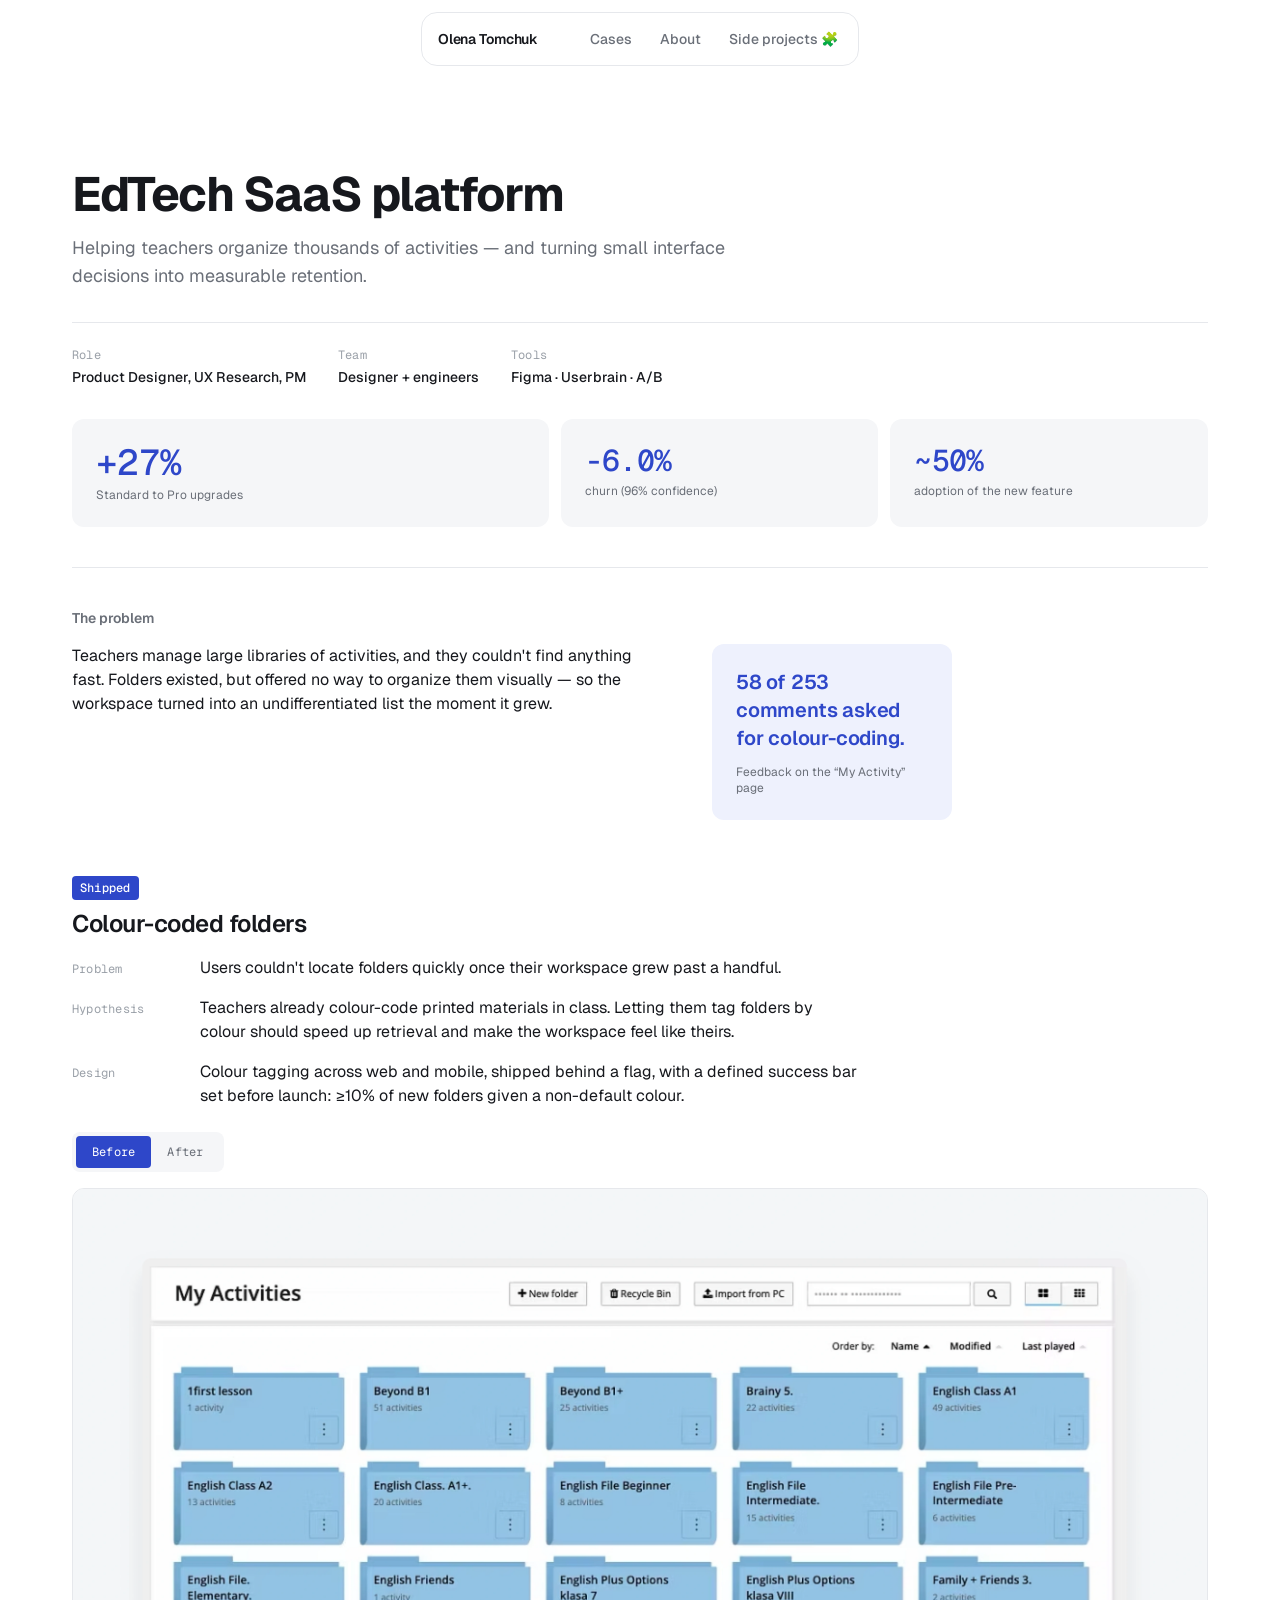
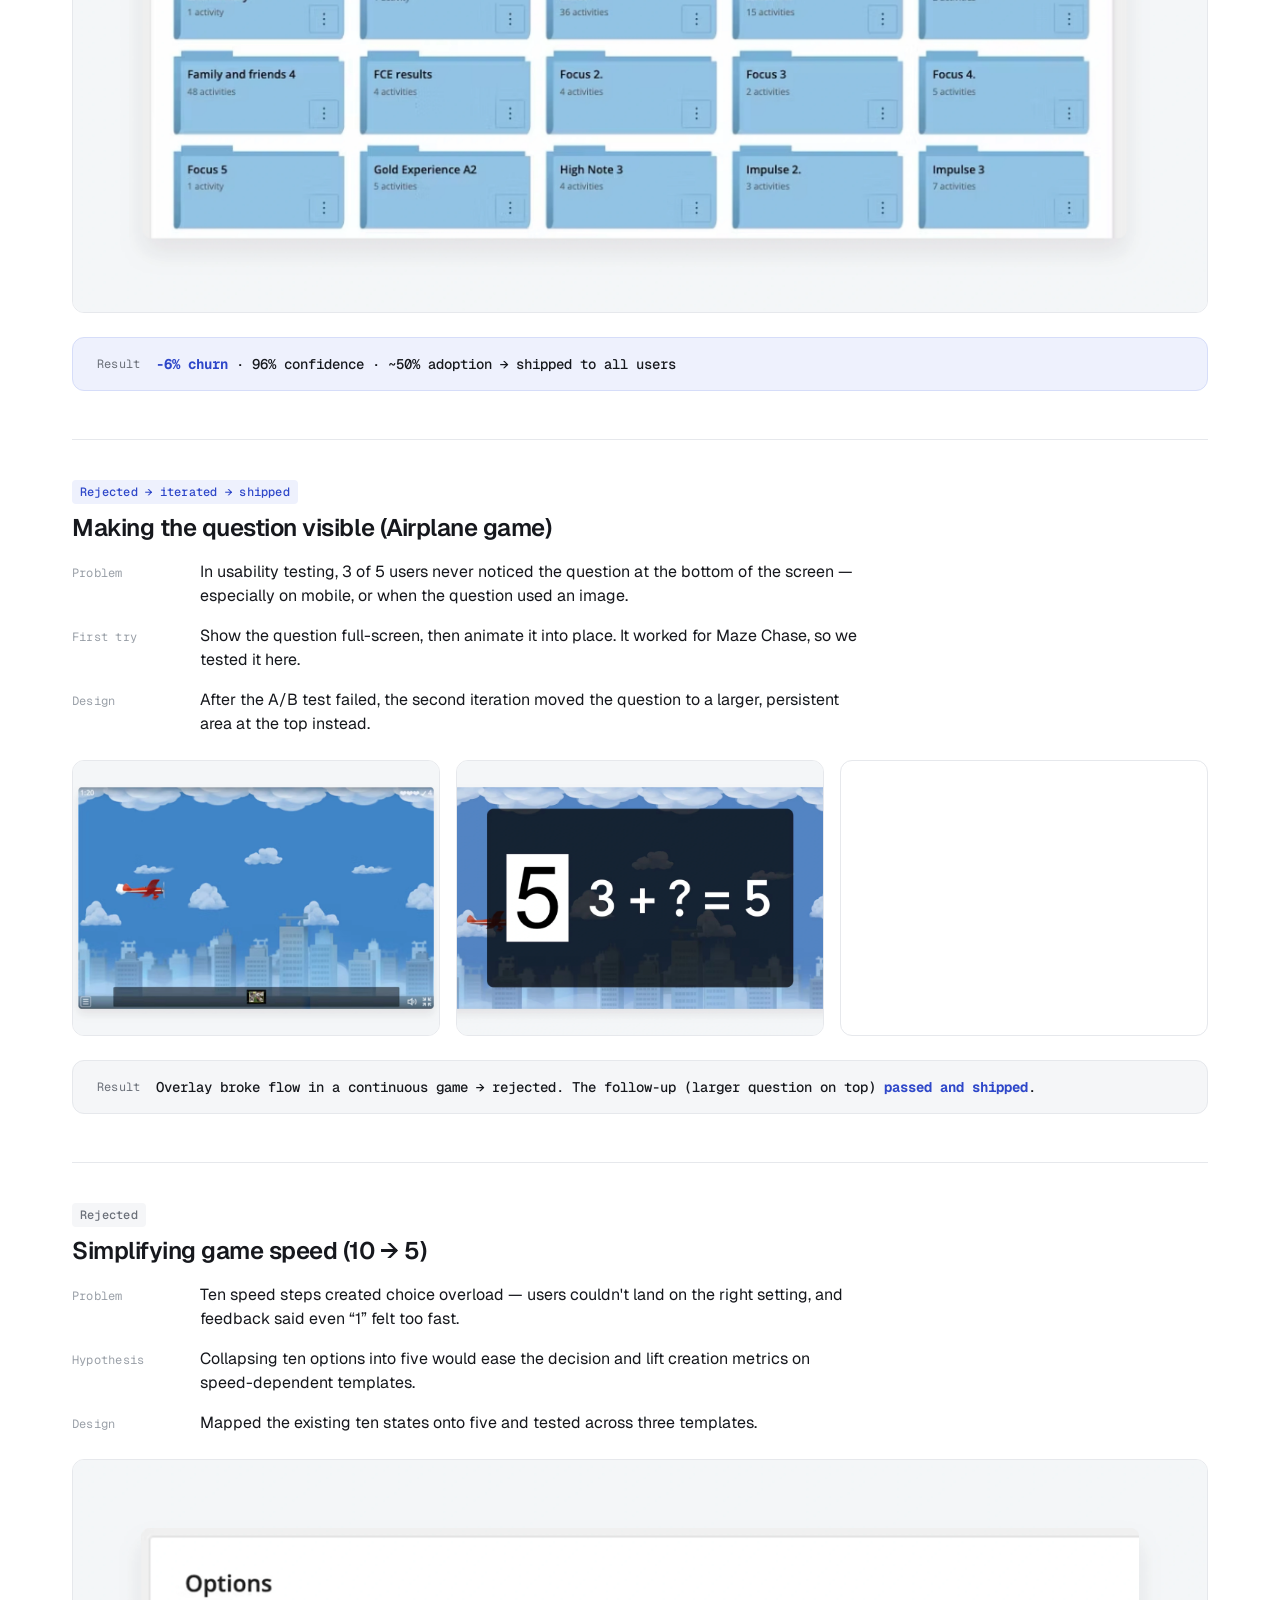
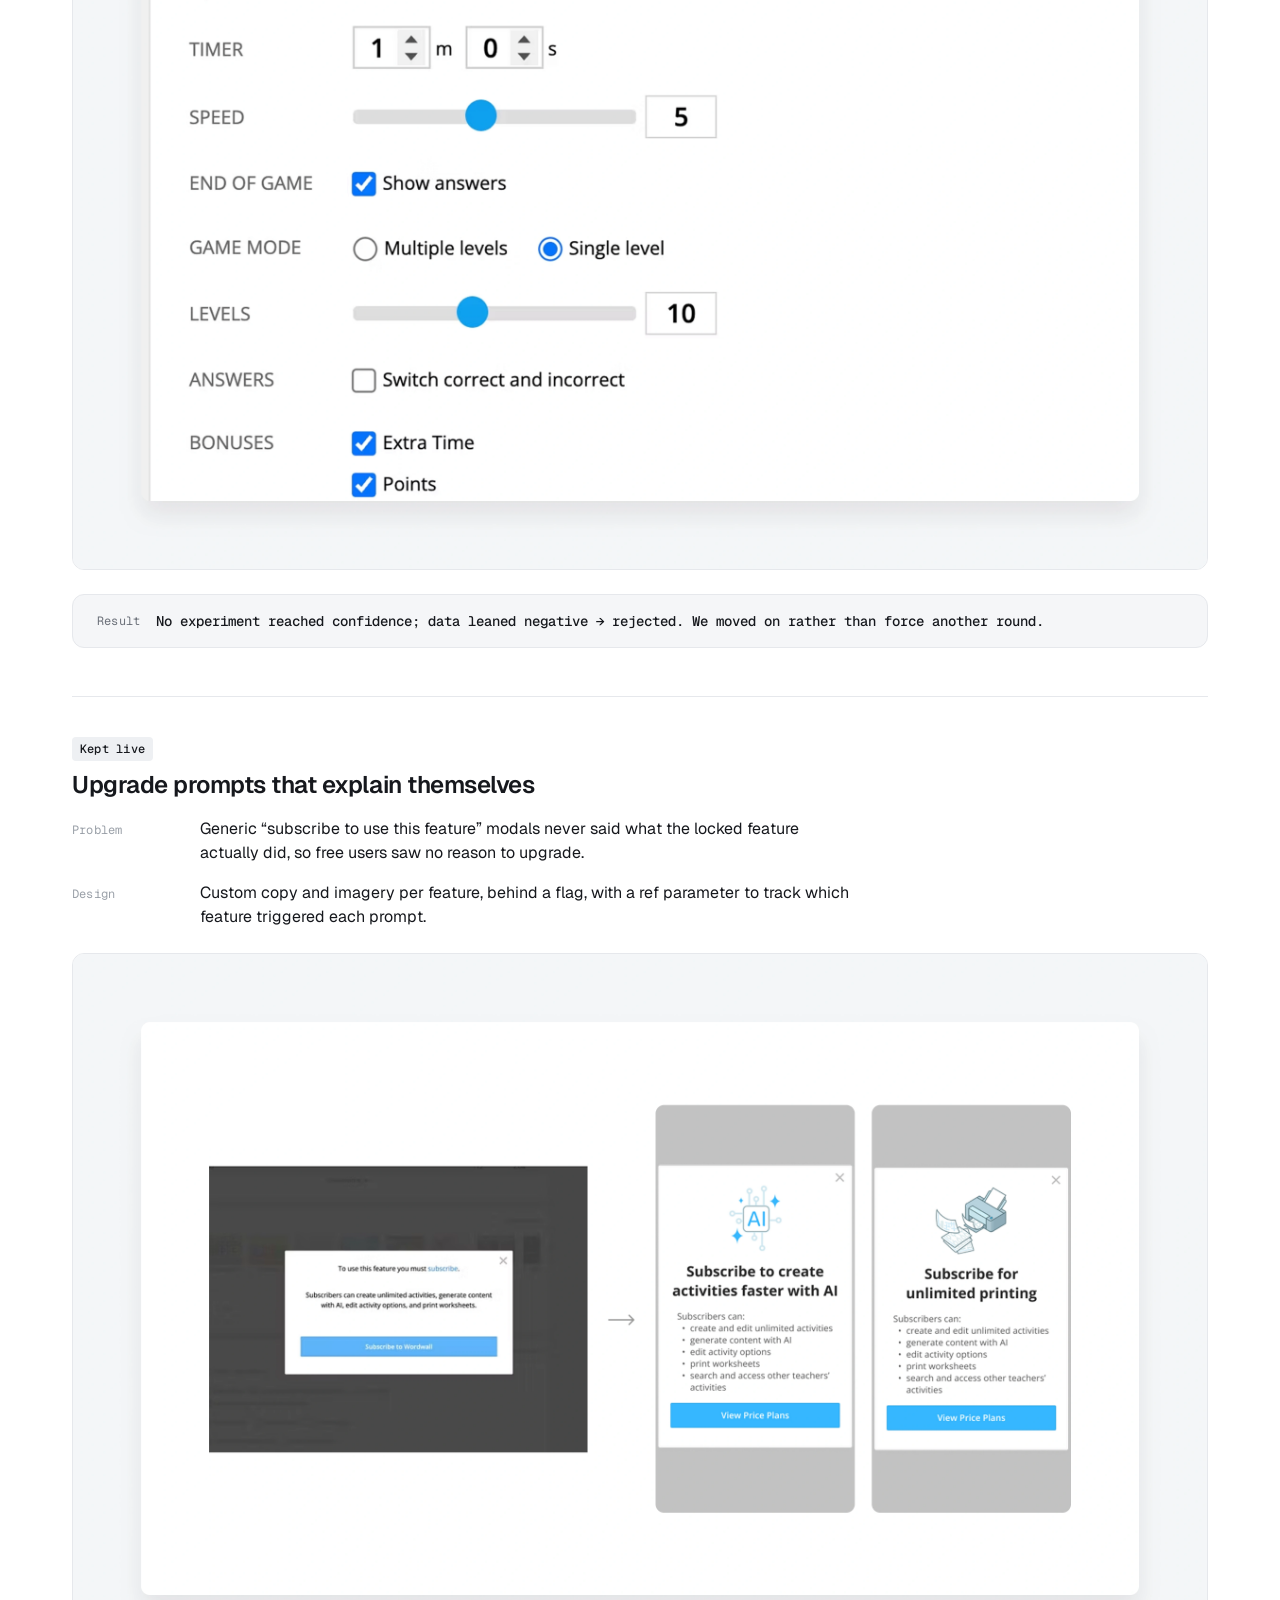
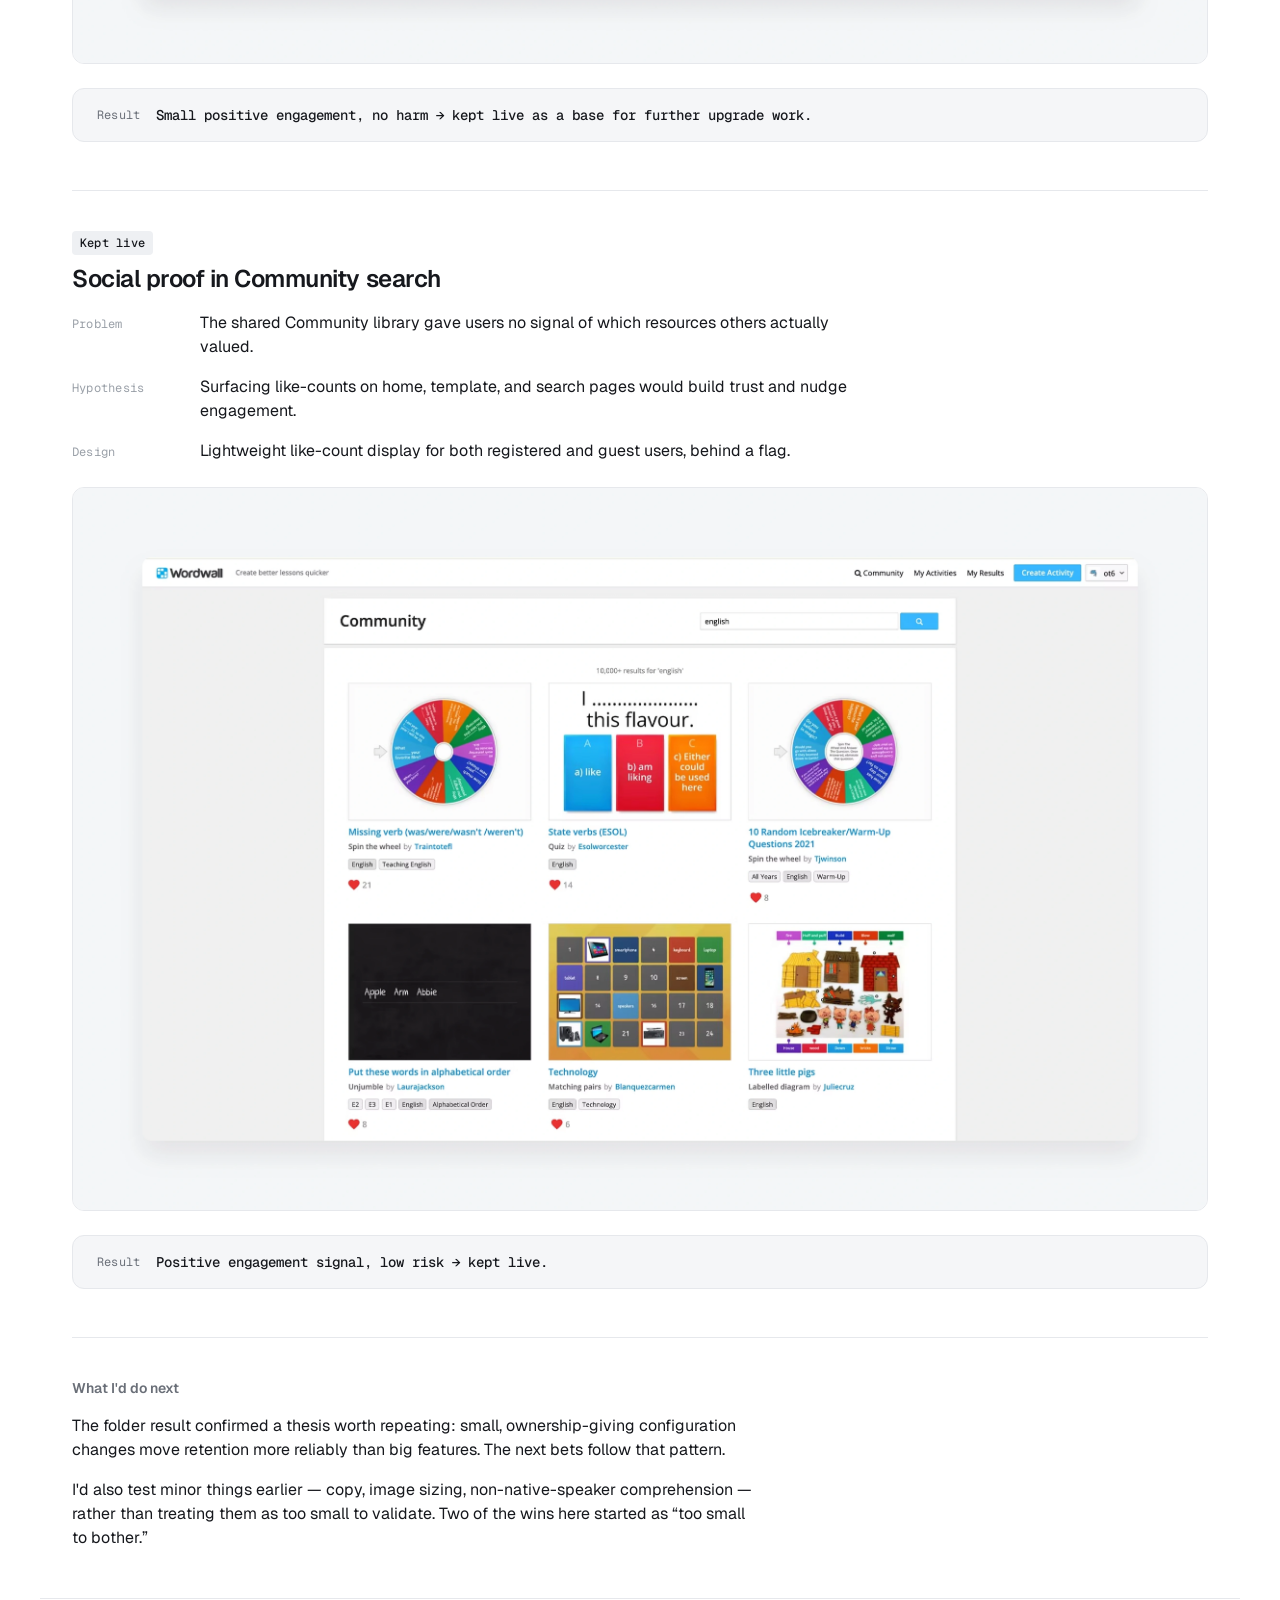
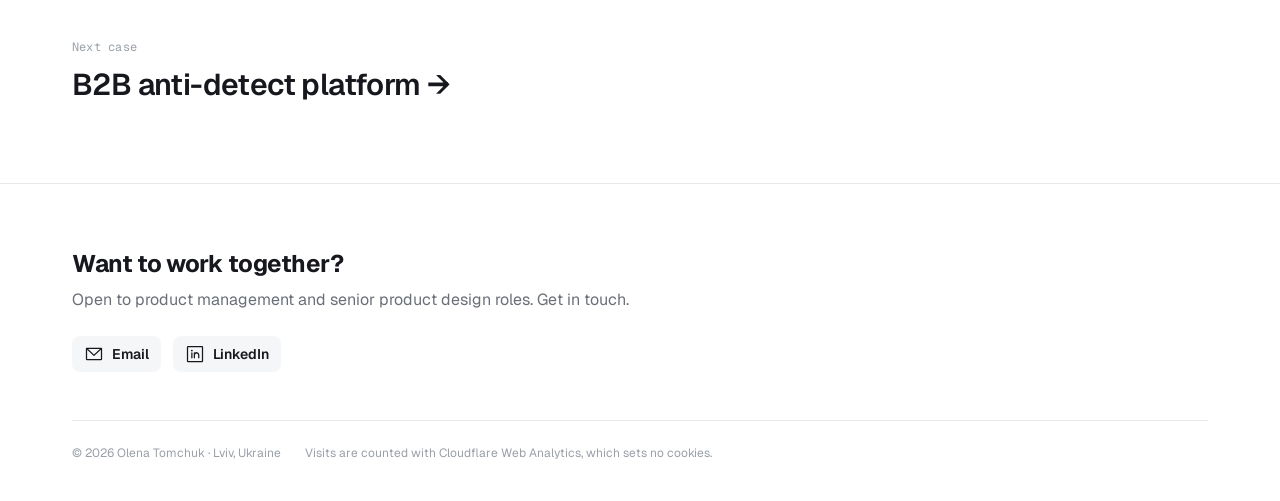
<file: case-edtech.html>
<!DOCTYPE html>
<html lang="en">
<head>
<meta charset="UTF-8">
<meta name="viewport" content="width=device-width, initial-scale=1.0">
<title>EdTech SaaS Platform — Olena Tomchuk</title>
<meta name="description" content="A product design + PM case study: turning small interface decisions into measurable retention on an EdTech SaaS platform.">
<link rel="canonical" href="https://olenatomchuk.com/case-edtech.html">
<link rel="icon" href="favicon.svg" type="image/svg+xml">
<meta property="og:type" content="website">
<meta property="og:site_name" content="Olena Tomchuk">
<meta property="og:url" content="https://olenatomchuk.com/case-edtech.html">
<meta property="og:title" content="EdTech SaaS Platform — Olena Tomchuk">
<meta property="og:description" content="A product design + PM case study: turning small interface decisions into measurable retention on an EdTech SaaS platform.">
<meta property="og:image" content="https://olenatomchuk.com/images/og-cover.png">
<meta property="og:image:width" content="1200">
<meta property="og:image:height" content="630">
<meta name="twitter:card" content="summary_large_image">
<meta name="twitter:image" content="https://olenatomchuk.com/images/og-cover.png">
<link rel="preconnect" href="https://fonts.googleapis.com">
<link rel="preconnect" href="https://fonts.gstatic.com" crossorigin>
<link href="https://fonts.googleapis.com/css2?family=Geist:wght@400;500;600;700&family=Geist+Mono:wght@400;500&display=swap" rel="stylesheet">
<link rel="stylesheet" href="styles.css">
<script>if(!matchMedia('(prefers-reduced-motion: reduce)').matches)document.documentElement.classList.add('js-anim');</script>
<script src="app.js" defer></script>
</head>
<body class="p-edtech">
<a class="skip" href="#top">Skip to content</a>

<nav class="nav">
  <div class="nav-in">
    <a class="brand" href="index.html">Olena Tomchuk</a>
    <div class="nav-links">
      <a href="index.html">Cases</a>
      <a href="about.html">About</a>
      <a href="side-projects.html">Side projects 🧩</a>
    </div>
  </div>
</nav>

<main id="top" class="wrap">

  <!-- HERO -->
  <section class="hero">
    <h1>EdTech SaaS platform</h1>
    <p class="lede">Helping teachers organize thousands of activities — and turning small interface decisions into measurable retention.</p>

    <dl class="meta">
      <div><dt>Role</dt><dd>Product Designer, UX Research, PM</dd></div>
      <div><dt>Team</dt><dd>Designer + engineers</dd></div>
      <div><dt>Tools</dt><dd>Figma · Userbrain · A/B</dd></div>
    </dl>

    <div class="stats">
      <div class="stat"><div class="n">+27% </div><div class="l">Standard to Pro upgrades </div></div>
      <div class="stat"><div class="n">-6.0%</div><div class="l">churn (96% confidence)</div></div>
      <div class="stat"><div class="n">~50%</div><div class="l">adoption of the new feature</div></div>

    </div>
  </section>


  <!-- PROBLEM -->
  <section class="block">
    <h2>The problem</h2>
    <div class="problem-grid">
      <p>Teachers manage large libraries of activities, and they couldn't find anything fast. Folders existed, but offered no way to organize them visually — so the workspace turned into an undifferentiated list the moment it grew.</p>
      <div class="pull">
        <div class="q">58 of 253 comments asked for colour-coding.</div>
        <div class="c">Feedback on the “My Activity” page</div>
      </div>
    </div>
  </section>

  <!-- EXPERIMENT 1 -->
  <section class="exp" id="exp1">
    <div class="exp-head">
      <span class="badge b-ship">Shipped</span>
    </div>
    <h3>Colour-coded folders</h3>
    <div class="steps">
      <div class="step"><div class="k">Problem</div><div class="v">Users couldn't locate folders quickly once their workspace grew past a handful.</div></div>
      <div class="step"><div class="k">Hypothesis</div><div class="v">Teachers already colour-code printed materials in class. Letting them tag folders by colour should speed up retrieval and make the workspace feel like theirs.</div></div>
      <div class="step"><div class="k">Design</div><div class="v">Colour tagging across web and mobile, shipped behind a flag, with a defined success bar set before launch: ≥10% of new folders given a non-default colour.</div></div>
    </div>

    <!-- clickable before/after -->
    <div class="toggle" role="tablist" aria-label="Before and after">
      <button role="tab" aria-selected="true" data-target="a1-before">Before</button>
      <button role="tab" aria-selected="false" data-target="a1-after">After</button>
    </div>
    <div class="panel on" id="a1-before"><img class="shot" loading="lazy" decoding="async" src="images/edtech-folders-before.webp" alt="Folder list before — plain, uncategorized" data-ph="Folder list — before · plain, uncategorized" onerror="phFail(this)"></div>
    <div class="panel" id="a1-after"><img class="shot" loading="lazy" decoding="async" src="images/edtech-folders-after.webp" alt="Folder list after — colour-tagged and scannable" data-ph="Folder list — after · colour-tagged &amp; scannable" onerror="phFail(this)"></div>

    <div class="result">
      <span class="tag">Result</span>
      <span class="val"><b>-6% churn</b> · 96% confidence · ~50% adoption → shipped to all users</span>
    </div>
  </section>

  <!-- EXPERIMENT 2 -->
  <section class="exp" id="exp2">
    <div class="exp-head">
      <span class="badge b-iter">Rejected → iterated → shipped</span>
    </div>
    <h3>Making the question visible (Airplane game)</h3>
    <div class="steps">
      <div class="step"><div class="k">Problem</div><div class="v">In usability testing, 3 of 5 users never noticed the question at the bottom of the screen — especially on mobile, or when the question used an image.</div></div>
      <div class="step"><div class="k">First try</div><div class="v">Show the question full-screen, then animate it into place. It worked for Maze Chase, so we tested it here.</div></div>
      <div class="step"><div class="k">Design</div><div class="v">After the A/B test failed, the second iteration moved the question to a larger, persistent area at the top instead.</div></div>
    </div>
    <div class="twin triple">
      <img class="shot" loading="lazy" decoding="async" src="images/edtech-airplane-a.webp" alt="Airplane game variant A — original" data-ph="Variant A — original" onerror="phFail(this)">
      <img class="shot" loading="lazy" decoding="async" src="images/edtech-airplane-b.webp" alt="Airplane game variant B — full-screen overlay" data-ph="Variant B — full-screen overlay" onerror="phFail(this)">
      <img class="shot" loading="lazy" decoding="async" src="images/edtech-airplane-c.webp" alt="Airplane game variant C — larger question on top" data-ph="Variant C — larger question on top" onerror="phFail(this)">
    </div>
    <div class="result neutral">
      <span class="tag">Result</span>
      <span class="val">Overlay broke flow in a continuous game → rejected. The follow-up (larger question on top) <b>passed and shipped</b>.</span>
    </div>
  </section>

  <!-- EXPERIMENT 3 -->
  <section class="exp" id="exp3">
    <div class="exp-head">
      <span class="badge b-rej">Rejected</span>
    </div>
    <h3>Simplifying game speed (10 → 5)</h3>
    <div class="steps">
      <div class="step"><div class="k">Problem</div><div class="v">Ten speed steps created choice overload — users couldn't land on the right setting, and feedback said even “1” felt too fast.</div></div>
      <div class="step"><div class="k">Hypothesis</div><div class="v">Collapsing ten options into five would ease the decision and lift creation metrics on speed-dependent templates.</div></div>
      <div class="step"><div class="k">Design</div><div class="v">Mapped the existing ten states onto five and tested across three templates.</div></div>
    </div>
    <img class="shot" loading="lazy" decoding="async" src="images/edtech-speed.webp" alt="Speed control — 10-step vs 5-step" data-ph="Speed control — 10-step vs 5-step" data-style="aspect-ratio:16/6" onerror="phFail(this)">
    <div class="result neutral">
      <span class="tag">Result</span>
      <span class="val">No experiment reached confidence; data leaned negative → rejected. We moved on rather than force another round.</span>
    </div>
  </section>

  <!-- EXPERIMENT 4 -->
  <section class="exp" id="exp4">
    <div class="exp-head">
      <span class="badge b-kept">Kept live</span>
    </div>
    <h3>Upgrade prompts that explain themselves</h3>
    <div class="steps">
      <div class="step"><div class="k">Problem</div><div class="v">Generic “subscribe to use this feature” modals never said what the locked feature actually did, so free users saw no reason to upgrade.</div></div>
      <div class="step"><div class="k">Design</div><div class="v">Custom copy and imagery per feature, behind a flag, with a ref parameter to track which feature triggered each prompt.</div></div>
    </div>
    <img class="shot" loading="lazy" decoding="async" src="images/edtech-modal.webp" alt="Generic modal versus feature-specific modal" data-ph="Generic modal → feature-specific modal" data-style="aspect-ratio:16/6" onerror="phFail(this)">
    <div class="result neutral">
      <span class="tag">Result</span>
      <span class="val">Small positive engagement, no harm → kept live as a base for further upgrade work.</span>
    </div>
  </section>

  <!-- EXPERIMENT 5 -->
  <section class="exp" id="exp5">
    <div class="exp-head">
      <span class="badge b-kept">Kept live</span>
    </div>
    <h3>Social proof in Community search</h3>
    <div class="steps">
      <div class="step"><div class="k">Problem</div><div class="v">The shared Community library gave users no signal of which resources others actually valued.</div></div>
      <div class="step"><div class="k">Hypothesis</div><div class="v">Surfacing like-counts on home, template, and search pages would build trust and nudge engagement.</div></div>
      <div class="step"><div class="k">Design</div><div class="v">Lightweight like-count display for both registered and guest users, behind a flag.</div></div>
    </div>
    <img class="shot" loading="lazy" decoding="async" src="images/edtech-social-proof.webp" alt="Community search with like-counts" data-ph="Community search with like-counts" data-style="aspect-ratio:16/6" onerror="phFail(this)">
    <div class="result neutral">
      <span class="tag">Result</span>
      <span class="val">Positive engagement signal, low risk → kept live.</span>
    </div>
  </section>


  <!-- REFLECTION -->
  <section class="reflect">
    <h2>What I'd do next</h2>
    <p>The folder result confirmed a thesis worth repeating: small, ownership-giving configuration changes move retention more reliably than big features. The next bets follow that pattern.</p>
    <p>I'd also test minor things earlier — copy, image sizing, non-native-speaker comprehension — rather than treating them as too small to validate. Two of the wins here started as “too small to bother.”</p>
  </section>

</main>

<!-- FOOTER -->
<section class="wrap next-nav">
  <div class="next">
    <span class="lbl">Next case</span>
    <a class="proj" href="case-b2b.html">B2B anti-detect platform &rarr;</a>
  </div>
</section>

<footer id="contact">
  <div class="foot">
    <h3>Want to work together?</h3>
    <p class="sub">Open to product management and senior product design roles. Get in touch.</p>
    <div class="foot-meta">
      <a class="foot-link" href="mailto:olenka.tomchuk@gmail.com">
        <span class="foot-icon" aria-hidden="true"><svg width="20" height="20" aria-hidden="true" xmlns="http://www.w3.org/2000/svg" viewBox="0 0 256 256" fill="currentColor"><path d="M224,48H32a8,8,0,0,0-8,8V192a16,16,0,0,0,16,16H216a16,16,0,0,0,16-16V56A8,8,0,0,0,224,48ZM203.43,64,128,133.15,52.57,64ZM216,192H40V74.19l82.59,75.71a8,8,0,0,0,10.82,0L216,74.19V192Z"/></svg></span>
        Email
      </a>
      <a class="foot-link" href="https://www.linkedin.com/in/olenatomchuk/">
        <span class="foot-icon" aria-hidden="true"><svg width="20" height="20" aria-hidden="true" xmlns="http://www.w3.org/2000/svg" viewBox="0 0 256 256" fill="currentColor"><path d="M216,24H40A16,16,0,0,0,24,40V216a16,16,0,0,0,16,16H216a16,16,0,0,0,16-16V40A16,16,0,0,0,216,24Zm0,192H40V40H216V216ZM96,112v64a8,8,0,0,1-16,0V112a8,8,0,0,1,16,0Zm88,28v36a8,8,0,0,1-16,0V140a20,20,0,0,0-40,0v36a8,8,0,0,1-16,0V112a8,8,0,0,1,15.79-1.78A36,36,0,0,1,184,140ZM100,84A12,12,0,1,1,88,72,12,12,0,0,1,100,84Z"/></svg></span>
        LinkedIn
      </a>
    </div>
    <div class="foot-legal">
      <span>© 2026 Olena Tomchuk · Lviv, Ukraine</span>
      <span>Visits are counted with Cloudflare Web Analytics, which sets no cookies.</span>
    </div>
  </div>
</footer>

<script>
  // Before / After toggle
  document.querySelectorAll('.toggle').forEach(function(group){
    var btns = group.querySelectorAll('button');
    btns.forEach(function(btn){
      btn.addEventListener('click', function(){
        btns.forEach(function(b){ b.setAttribute('aria-selected', b === btn); });
        var section = group.closest('.exp');
        section.querySelectorAll('.panel').forEach(function(p){ p.classList.remove('on'); });
        section.querySelector('#' + btn.dataset.target).classList.add('on');
      });
    });
  });
</script>
<script>
function phFail(img){var d=document.createElement("div");d.className="ph";if(img.dataset.style)d.setAttribute("style",img.dataset.style);d.textContent=img.dataset.ph||"";img.replaceWith(d);}
</script>
<!-- Cloudflare Web Analytics --><script defer src='https://static.cloudflareinsights.com/beacon.min.js' data-cf-beacon='{"token": "1c9850e645a947d5b9592e34150a630b"}'></script><!-- End Cloudflare Web Analytics -->
</body>
</html>
</file>
<file: styles.css>
/* =========================================================
   Olena Tomchuk — portfolio
   One shared stylesheet for every page.
   Change a token here once and it updates the whole site.

   Scales in use (keep new values on them):
   type     12/16 14/20 16/24 18/28 20/28 24/32 30/36 36/40 48/1 60/1
   spacing  2 4 8 12 16 24 32 40 48 64 80 96
   radius   4 8 12 16
   ========================================================= */

:root{
  --bg:#ffffff;
  --surface:#f5f6f8;
  --surface-2:#eef0f3;
  --ink:#16181d;
  --muted:#6a6f78;
  --faint:#9aa0a8;
  --border:#e6e8ec;
  --accent:#2e47c9;          /* the single accent — swap this one line to retheme */
  --accent-soft:#eef1fd;
  --accent-line:#d6ddf9;
  --maxw:1200px;
  --prose:65ch;
  --hero:680px;
  --sans:'Geist',system-ui,sans-serif;
  --display:var(--sans);
  --body:var(--sans);
  --mono:'Geist Mono',ui-monospace,monospace;
  --ease:cubic-bezier(.22,1,.36,1);
  --t-color:300ms;           /* colour, opacity, borders */
  --t-move:500ms;            /* transforms */
  --shadow-sm:0 2px 8px rgba(22,24,29,.05);
  --shadow-md:0 8px 24px rgba(22,24,29,.08);
  --z-nav:50;
  --z-skip:60;
  --z-overlay:100;
}

*{box-sizing:border-box;margin:0;padding:0}
html{scroll-behavior:smooth;scroll-padding-top:96px}
body{font-family:var(--body);font-size:16px;line-height:24px;color:var(--ink);background:var(--bg);-webkit-font-smoothing:antialiased}
a{color:inherit}
h1,h2,h3,h4{text-wrap:balance}
p,li,dd{text-wrap:pretty}
.n,.val,.yr{font-variant-numeric:tabular-nums}

/* ---- skip link ---- */
.skip{position:fixed;top:8px;left:8px;z-index:var(--z-skip);background:var(--ink);color:#fff;font-size:14px;line-height:20px;font-weight:600;padding:8px 12px;border-radius:8px;text-decoration:none;transform:translateY(-200%);transition:transform var(--t-move) var(--ease)}
.skip:focus{transform:none}

/* ---- nav: floats off the top edge, sized to its content ---- */
.nav{position:sticky;top:12px;z-index:var(--z-nav);display:flex;justify-content:center;padding:0 16px;margin-top:12px;pointer-events:none}
.nav-in{pointer-events:auto;display:flex;align-items:center;gap:40px;padding:8px 8px 8px 16px;background:rgba(255,255,255,.8);backdrop-filter:blur(12px) saturate(1.4);-webkit-backdrop-filter:blur(12px) saturate(1.4);border:1px solid var(--border);border-radius:16px;transition:box-shadow var(--t-color) var(--ease),border-color var(--t-color) var(--ease)}
.nav.scrolled .nav-in{box-shadow:var(--shadow-md)}
.brand{font-weight:600;font-size:14px;line-height:20px;letter-spacing:-.01em;text-decoration:none;white-space:nowrap}
.nav-links{display:flex;gap:4px;font-size:14px;line-height:20px;font-weight:500;color:var(--muted)}
.nav-links a{text-decoration:none;white-space:nowrap;padding:8px 12px;border-radius:8px;transition:color var(--t-color) var(--ease),background-color var(--t-color) var(--ease)}
.nav-links a:hover{color:var(--ink);background:var(--surface)}
.nav-links a.active{color:var(--accent);background:var(--accent-soft)}

/* ---- layout ---- */
.wrap{max-width:var(--maxw);margin:0 auto;padding:0 32px}
.eyebrow{font-family:var(--mono);font-size:12px;line-height:16px;letter-spacing:.02em;color:var(--accent);display:flex;align-items:center;gap:8px}
.eyebrow::before{content:"";width:16px;height:1px;background:var(--accent)}

/* section labels (were all caps) */
.block h2,.principles h2,.xp h2,.reflect h2,.proj h3{font-family:var(--display);font-weight:600;font-size:14px;line-height:20px;letter-spacing:0;color:var(--muted);text-transform:none}

/* ---- hero ---- */
.hero{padding-top:80px;padding-bottom:40px}
.hero h1{font-family:var(--display);font-weight:700;font-size:36px;line-height:40px;letter-spacing:-.03em;margin:24px 0 16px;max-width:var(--hero);color:var(--ink)}
.hero .lede,.lede{font-size:18px;line-height:28px;color:var(--muted);max-width:var(--hero)}
@media (min-width:680px){.hero h1{font-size:48px;line-height:1}}
.p-about .hero{padding-bottom:16px}

/* ---- meta row ---- */
.meta{display:flex;flex-wrap:wrap;gap:32px;margin-top:32px;padding-top:24px;border-top:1px solid var(--border)}
.meta div{display:flex;flex-direction:column;gap:4px}
.meta dt{font-family:var(--mono);font-size:12px;line-height:16px;letter-spacing:.02em;color:var(--faint)}
.meta dd{font-size:14px;line-height:20px;font-weight:500}

/* ---- stat chips: lead stat gets more room ---- */
.stats{display:grid;grid-template-columns:1.5fr 1fr 1fr;gap:12px;margin-top:32px}
.stat{background:var(--surface);border-radius:12px;padding:24px}
.stat .n{font-family:var(--mono);font-weight:500;font-size:30px;line-height:36px;color:var(--accent);letter-spacing:-.02em}
.stats .stat:first-child .n{font-size:36px;line-height:40px}
.stat .l{font-size:12px;line-height:16px;color:var(--muted);margin-top:4px}

/* ---- images & placeholders ----
   .ph  = grey placeholder. To drop in a real image, replace the
          <div class="ph">…</div> with  <img class="shot" src="images/your-file.png" alt="…">  */
.ph{background:var(--surface);border:1px solid var(--border);border-radius:12px;width:100%;display:flex;align-items:center;justify-content:center;color:var(--faint);font-family:var(--mono);font-size:12px;line-height:16px;text-align:center;padding:16px}
.shot{width:100%;display:block;object-fit:cover;border:1px solid var(--border);border-radius:12px}
.hero-fig{margin:48px 0}
.hero-fig .ph{aspect-ratio:16/8}

/* ---- generic prose block ---- */
.block{padding:40px 0 48px;border-top:1px solid var(--border)}
.block h2{margin-bottom:16px}
.block p{max-width:var(--prose)}
.block p + p{margin-top:16px}

/* ---- problem + pull-stat (edtech) ---- */
.problem-grid{display:grid;grid-template-columns:minmax(0,1fr) 240px;gap:40px;align-items:start;max-width:880px}
.problem-grid p{max-width:54ch}
.pull{background:var(--accent-soft);border-radius:12px;padding:24px}
.pull .q{font-family:var(--display);font-weight:600;font-size:20px;line-height:28px;color:var(--accent);letter-spacing:-.01em}
.pull .c{font-size:12px;line-height:16px;color:var(--muted);margin-top:12px}

/* ---- experiment / feature block ---- */
.exp{padding:40px 0 48px;border-top:1px solid var(--border)}
.p-edtech #exp1{border-top:none;padding-top:8px}
.exp .eyebrow{margin-bottom:12px}
.exp h3{font-family:var(--display);font-weight:600;font-size:24px;line-height:32px;letter-spacing:-.02em;margin-bottom:16px}
.exp p{max-width:var(--prose)}
.exp p + p{margin-top:16px}
.exp-head{display:flex;align-items:center;gap:12px;flex-wrap:wrap;margin-bottom:8px}

/* status tags — square, not pills */
.badge{font-family:var(--mono);font-size:12px;line-height:16px;letter-spacing:.02em;padding:4px 8px;border-radius:4px;font-weight:500;display:inline-block}
.b-ship{background:var(--accent);color:#fff}
.b-iter{background:var(--accent-soft);color:var(--accent)}
.b-rej{background:var(--surface);color:var(--muted)}
.b-kept{background:var(--surface-2);color:var(--ink)}

.steps{display:grid;gap:16px;margin-bottom:24px}
.steps.spaced{margin-top:24px}
.step{display:grid;grid-template-columns:112px minmax(0,1fr);gap:16px;align-items:baseline}
.step .k{font-family:var(--mono);font-size:12px;line-height:16px;letter-spacing:.02em;color:var(--faint)}
.step .v{max-width:60ch}

/* ---- before / after toggle (edtech) ---- */
.toggle{display:inline-flex;background:var(--surface);border-radius:8px;padding:4px;margin-bottom:16px}
.toggle button{font-family:var(--mono);font-size:12px;line-height:16px;letter-spacing:.02em;border:0;background:transparent;color:var(--muted);padding:8px 16px;border-radius:4px;cursor:pointer;transition:color var(--t-color) var(--ease),background-color var(--t-color) var(--ease),transform var(--t-move) var(--ease)}
.toggle button:hover{color:var(--ink)}
.toggle button:active{transform:scale(.98)}
.toggle button[aria-selected="true"]{background:var(--accent);color:#fff}
.panel{display:none}
.panel.on{display:block}
.panel .ph{aspect-ratio:16/7}
.twin{display:grid;grid-template-columns:1fr 1fr;gap:16px;margin-top:24px}
.twin.triple{grid-template-columns:repeat(3,1fr)}
.twin .ph,.twin .shot{aspect-ratio:4/3;margin-top:0}

/* ---- result bar: full tint, no one-sided border ---- */
.result{display:flex;align-items:center;gap:16px;flex-wrap:wrap;margin-top:24px;padding:16px 24px;background:var(--accent-soft);border:1px solid var(--accent-line);border-radius:12px}
.result.neutral{background:var(--surface);border-color:var(--border)}
.result .tag{font-family:var(--mono);font-size:12px;line-height:16px;letter-spacing:.02em;color:var(--muted)}
.result .val{font-family:var(--mono);font-size:14px;line-height:20px;font-weight:500}
.result .val b{color:var(--accent)}

/* ---- outcome band ---- */
.band{background:var(--surface);border-radius:16px;padding:48px 40px 56px;margin:48px 0}
.band h2{font-family:var(--display);font-weight:700;font-size:24px;line-height:32px;letter-spacing:-.02em;margin-bottom:32px}
.band-grid{display:grid;grid-template-columns:1.5fr 1fr 1fr;gap:32px}
.band-grid .n{font-family:var(--mono);font-weight:500;font-size:30px;line-height:36px;color:var(--accent);letter-spacing:-.02em}
.band-grid > :first-child .n{font-size:36px;line-height:40px}
.band-grid .l{font-size:14px;line-height:20px;color:var(--muted);margin-top:8px;max-width:24ch}

/* ---- summary grid (billing) ---- */
.sum-grid{display:grid;grid-template-columns:1fr 1fr;gap:32px}
.sum-grid h4{font-family:var(--mono);font-size:12px;line-height:16px;letter-spacing:.02em;font-weight:500;color:var(--accent);margin-bottom:16px}
.sum-grid ul{list-style:none}
.sum-grid li{font-size:14px;line-height:20px;padding-left:16px;position:relative;margin-bottom:12px}
.sum-grid li::before{content:"";position:absolute;left:0;top:8px;width:6px;height:6px;border-radius:50%;background:var(--accent)}

/* ---- problem/hypothesis framing pair (billing, side projects) ---- */
.frame{display:grid;grid-template-columns:1fr 1fr;gap:16px;margin-top:32px}
.frame .card{background:var(--surface);border-radius:12px;padding:24px}
.frame .card.hyp{background:var(--accent-soft)}
.frame .lbl{font-family:var(--mono);font-size:12px;line-height:16px;letter-spacing:.02em;color:var(--muted);margin-bottom:12px}
.frame .card.hyp .lbl{color:var(--accent)}
.frame p{font-size:14px;line-height:20px}

/* ---- numbered process phases (billing) ---- */
.phase{padding:40px 0 48px;border-top:1px solid var(--border)}
.phase .num{font-family:var(--mono);font-size:12px;line-height:16px;letter-spacing:.02em;color:var(--accent);display:flex;align-items:center;gap:8px;margin-bottom:12px}
.phase .num::before{content:"";width:16px;height:1px;background:var(--accent)}
.phase h3{font-family:var(--display);font-weight:600;font-size:24px;line-height:32px;letter-spacing:-.02em;margin-bottom:16px}
.phase p{max-width:var(--prose)}
.phase p + p{margin-top:16px}
.phase .ph,.phase .shot{margin-top:24px}

/* ---- about: intro / portrait / bio ---- */
.intro{display:grid;grid-template-columns:300px minmax(0,1fr);gap:64px;align-items:start;padding:48px 0 64px;border-top:1px solid var(--border);margin-top:40px}
.portrait{position:sticky;top:96px}
.portrait .ph{aspect-ratio:4/5}
.portrait img{width:100%;aspect-ratio:4/5;object-fit:cover;border-radius:16px;border:1px solid var(--border);display:block}
.portrait .name{font-weight:600;font-size:16px;line-height:24px;margin-top:16px}
.portrait .role{font-size:14px;line-height:20px;color:var(--muted);margin-top:2px}
.bio p{font-size:18px;line-height:28px;max-width:60ch}
.bio p + p{margin-top:16px}
.bio .pin{color:var(--ink);font-weight:600}

/* ---- about: how I work — three columns ---- */
.principles{padding:48px 0 56px;border-top:1px solid var(--border)}
.principles h2{margin-bottom:24px}
.p-grid{display:grid;grid-template-columns:repeat(3,1fr);gap:32px}
.p-grid .lbl{font-family:var(--mono);font-size:12px;line-height:16px;color:var(--accent);margin-bottom:8px}
.p-grid .t{font-family:var(--display);font-weight:600;font-size:18px;line-height:28px;letter-spacing:-.01em;margin-bottom:8px}
.p-grid p{font-size:14px;line-height:20px;color:var(--muted)}

/* ---- about: experience table ---- */
.xp{padding:48px 0 56px;border-top:1px solid var(--border)}
.xp h2{margin-bottom:8px}
.row{display:grid;grid-template-columns:128px minmax(0,1fr) 240px;gap:24px;align-items:baseline;padding:16px 0;border-bottom:1px solid var(--border)}
.row .yr{font-family:var(--mono);font-size:14px;line-height:20px;color:var(--muted)}
.row .ttl{font-size:16px;line-height:24px;font-weight:600}
.row .co{font-size:14px;line-height:20px;color:var(--muted);text-align:right}
.row .co a{color:inherit;text-decoration:none;border-bottom:1px solid transparent;transition:color var(--t-color) var(--ease),border-color var(--t-color) var(--ease)}
.row .co a:hover{color:var(--ink);border-color:var(--border)}

/* ---- reflection ---- */
.reflect{padding:40px 0 48px;border-top:1px solid var(--border)}
.reflect h2{margin-bottom:16px}
.reflect p{max-width:var(--prose)}
.reflect p + p{margin-top:16px}

/* ---- footer ---- */
.next-nav{padding-top:40px;padding-bottom:48px;border-top:1px solid var(--border)}
footer{border-top:1px solid var(--border);margin-top:32px}
.foot{max-width:var(--maxw);margin:0 auto;padding:64px 32px 40px}
.foot h3{font-family:var(--display);font-weight:700;font-size:24px;line-height:32px;letter-spacing:-.02em;margin-bottom:8px}
.foot .sub{color:var(--muted);font-size:16px;line-height:24px}
.next .lbl{font-family:var(--mono);font-size:12px;line-height:16px;letter-spacing:.02em;color:var(--faint);display:block;margin-bottom:12px}
.next a.proj{font-family:var(--display);font-weight:600;font-size:30px;line-height:36px;letter-spacing:-.02em;text-decoration:none;display:inline-block;transition:color var(--t-color) var(--ease),transform var(--t-move) var(--ease)}
.next a.proj:hover{color:var(--accent);transform:translateX(4px)}
.foot-meta{display:flex;flex-wrap:wrap;gap:12px;align-items:center;margin-top:24px}
.foot-link{display:inline-flex;align-items:center;gap:8px;font-size:14px;line-height:20px;font-weight:600;color:var(--ink);text-decoration:none;padding:8px 12px;border-radius:8px;background:var(--surface);transition:color var(--t-color) var(--ease),background-color var(--t-color) var(--ease),transform var(--t-move) var(--ease)}
.foot-link:hover{color:var(--accent);background:var(--accent-soft)}
.foot-link:active{transform:scale(.98)}
.foot-icon{display:flex;flex-shrink:0}
.foot-icon svg{display:block}
.foot-legal{margin-top:48px;padding-top:24px;border-top:1px solid var(--border);display:flex;flex-wrap:wrap;gap:8px 24px;font-size:12px;line-height:16px;color:var(--faint)}

:focus-visible{outline:2px solid var(--accent);outline-offset:2px;border-radius:4px}

/* ---- responsive ---- */
@media (max-width:680px){
  .wrap{padding:0 24px}
  .foot{padding:48px 24px 32px}
  .hero{padding-top:48px}
  .stats,.band-grid,.frame,.sum-grid,.twin,.twin.triple{grid-template-columns:1fr}
  .problem-grid{grid-template-columns:1fr;gap:24px}
  .step{grid-template-columns:1fr;gap:4px}
  .intro{grid-template-columns:1fr;gap:32px}
  .portrait{position:static;display:flex;gap:16px;align-items:center}
  .portrait .ph,.portrait img{width:120px;aspect-ratio:4/5}
  .portrait .who .name{margin-top:0}
  .p-grid{grid-template-columns:1fr;gap:24px}
  .row{grid-template-columns:1fr;gap:4px}
  .row .co{text-align:left}
  .band{padding:32px 24px 40px}
}
@media (max-width:560px){
  .nav{padding:0 8px;top:8px;margin-top:8px}
  .nav-in{gap:8px;padding:4px 4px 4px 12px;width:100%;justify-content:space-between}
  .nav-links{gap:0}
  .nav-links a{padding:8px}
}

/* =========================================================
   Homepage
   ========================================================= */
.p-home .hero{padding-top:80px;padding-bottom:32px}
@media (min-width:1024px){.p-home .hero h1{font-size:60px;line-height:1}}

/* case-study table */
.case-matrix{margin-top:24px}
.case-row{display:grid;grid-template-columns:.7fr 1fr 1fr;gap:32px;align-items:start;padding:40px 0 48px;border-top:1px solid var(--border)}
.case-category{font-family:var(--display);font-weight:600;font-size:20px;line-height:28px;letter-spacing:-.02em;margin:0;padding-top:4px;max-width:16ch}
.metrics{display:flex;gap:32px;margin-top:16px}
.metrics .n{font-family:var(--mono);font-weight:500;font-size:24px;line-height:32px;color:var(--accent);letter-spacing:-.02em}
.metrics .l{font-size:12px;line-height:16px;color:var(--muted);max-width:16ch}
.cta-link{font-family:var(--mono);font-size:12px;line-height:16px;letter-spacing:.02em;color:var(--accent);text-decoration:none;border-bottom:1px solid transparent;transition:border-color var(--t-color) var(--ease)}
.cta-link:hover{border-color:var(--accent)}

/* case cards */
.case-card{text-decoration:none;color:inherit;display:block;border-radius:12px}
.case-card .ph,.case-card .shot{aspect-ratio:16/10}
.case-card .ph,.case-card .shot,.ai-placeholder{transition:border-color var(--t-color) var(--ease),transform var(--t-move) var(--ease),box-shadow var(--t-move) var(--ease)}
.case-card:hover .ph,.case-card:hover .shot,.case-card:hover .ai-placeholder{border-color:var(--accent-line);transform:translateY(-4px);box-shadow:var(--shadow-md)}
.case-card:active .shot,.case-card:active .ph{transform:translateY(-2px) scale(.99)}
.case-card h3{font-family:var(--display);font-weight:600;font-size:20px;line-height:28px;letter-spacing:-.01em;margin:16px 0 8px;transition:color var(--t-color) var(--ease)}
.case-card:hover h3{color:var(--accent)}
.case-card .tag{font-family:var(--mono);font-size:12px;line-height:16px;letter-spacing:.02em;color:var(--muted);margin-bottom:8px}
.case-card .hook{font-size:14px;line-height:20px;color:var(--muted)}
.ai-placeholder{aspect-ratio:16/10;display:flex;align-items:center;justify-content:center;background:var(--surface-2);border:1px solid var(--border);border-radius:12px;color:var(--muted);font-family:var(--mono);font-size:12px;line-height:16px}

/* testimonial — left aligned with the grid */
.testimonial{padding:64px 0 80px;border-top:1px solid var(--border);margin-top:32px;display:grid;grid-template-columns:.7fr 2fr;gap:32px}
.testimonial .mark{font-family:var(--display);font-weight:700;font-size:60px;line-height:1;color:var(--accent)}
.testimonial p{font-size:24px;line-height:32px;font-weight:500;letter-spacing:-.01em;max-width:var(--hero)}
.testimonial .by{grid-column:2;font-family:var(--mono);font-size:14px;line-height:20px;color:var(--muted);margin-top:24px}

/* about + side-projects teaser — tinted, no border */
.more{display:grid;grid-template-columns:1fr 1fr;gap:16px;padding:8px 0 4px}
.more a{text-decoration:none;color:inherit;background:var(--surface);border-radius:16px;padding:32px;transition:background-color var(--t-color) var(--ease),transform var(--t-move) var(--ease)}
.more a:hover{background:var(--accent-soft);transform:translateY(-4px)}
.more a:active{transform:translateY(-2px) scale(.99)}
.more .k{font-family:var(--mono);font-size:12px;line-height:16px;letter-spacing:.02em;color:var(--accent);margin-bottom:12px}
.more .t{font-family:var(--display);font-weight:600;font-size:20px;line-height:28px;letter-spacing:-.01em;margin-bottom:8px}
.more p{font-size:14px;line-height:20px;color:var(--muted)}

@media (max-width:680px){
  .case-row,.more,.testimonial{grid-template-columns:1fr}
  .case-row{gap:24px;padding:32px 0 40px}
  .testimonial{gap:8px;padding:48px 0 64px}
  .testimonial p{font-size:20px;line-height:28px}
  .testimonial .by{grid-column:1}
}

/* =========================================================
   Side projects  (single long-scroll page: .p-side)
   ========================================================= */
.p-side .hero{padding-top:80px;padding-bottom:8px}

/* jump links under the hero */
.jump{display:flex;flex-wrap:wrap;gap:8px;margin-top:24px}
.jump a{font-family:var(--mono);font-size:12px;line-height:16px;letter-spacing:.02em;color:var(--muted);text-decoration:none;background:var(--surface);border-radius:8px;padding:8px 12px;transition:color var(--t-color) var(--ease),background-color var(--t-color) var(--ease),transform var(--t-move) var(--ease)}
.jump a:hover{color:var(--accent);background:var(--accent-soft)}
.jump a:active{transform:scale(.98)}

/* one project block */
section.proj{padding:64px 0 80px;border-top:1px solid var(--border)}
.proj .eyebrow{margin-bottom:12px}
.proj h2{font-family:var(--display);font-weight:700;font-size:30px;line-height:36px;letter-spacing:-.025em;margin-bottom:12px}
@media (min-width:680px){.proj h2{font-size:36px;line-height:40px}}
.proj .lede{margin-bottom:8px}
.proj .body{margin-top:24px}
.proj .body p{max-width:var(--prose)}
.proj .body p + p{margin-top:16px}
.proj .meta{margin-top:24px}
.proj .meta dd a,.proj .body a{color:var(--accent);text-decoration:none;border-bottom:1px solid transparent;transition:border-color var(--t-color) var(--ease)}
.proj .meta dd a:hover,.proj .body a:hover{border-color:var(--accent)}
.proj .outlinks{display:flex;flex-wrap:wrap;gap:12px 24px;margin-top:24px}

/* generic responsive stat strip (1–4 chips) reusing .stat */
.stat-row{display:grid;grid-template-columns:repeat(auto-fit,minmax(160px,1fr));gap:12px;margin-top:32px}

/* feature list (cycle calendar) */
.feat{display:grid;grid-template-columns:1fr 1fr;gap:12px 32px;margin-top:24px;list-style:none;max-width:880px}
.feat li{font-size:16px;line-height:24px;padding-left:24px;position:relative}
.feat li::before{content:"";position:absolute;left:0;top:9px;width:6px;height:6px;border-radius:2px;background:var(--accent)}
.feat li b{font-weight:600}

/* sub-headings inside a project */
.proj h3{margin:40px 0 16px}

/* scope: in / out, reusing the frame card pair */
.proj .frame{margin-top:0}

/* single-column feature/risk list */
.feat.one{grid-template-columns:1fr}

/* podcast brand-visual gallery */
.gallery{display:grid;grid-template-columns:repeat(3,1fr);gap:16px;margin-top:32px}
.gallery img,.gallery .ph{width:100%;aspect-ratio:1/1;object-fit:cover;border-radius:12px;border:1px solid var(--border);display:block}

/* note / disclaimer chip — full tint, no one-sided border */
.note{margin-top:24px;font-family:var(--mono);font-size:12px;line-height:16px;color:var(--muted);background:var(--surface);border-radius:8px;padding:16px;max-width:var(--prose)}

/* image carousel (vzir) */
.carousel{margin-top:32px}
.carousel-track{display:flex;gap:16px;overflow-x:auto;scroll-snap-type:x mandatory;scroll-behavior:smooth;padding-bottom:12px;-webkit-overflow-scrolling:touch}
.carousel-track::-webkit-scrollbar{height:8px}
.carousel-track::-webkit-scrollbar-track{background:var(--surface);border-radius:4px}
.carousel-track::-webkit-scrollbar-thumb{background:var(--border);border-radius:4px}
.slide{flex:0 0 auto;width:min(76%,400px);scroll-snap-align:center}
.slide img,.slide .ph{width:100%;aspect-ratio:4/5;object-fit:cover;border-radius:12px;border:1px solid var(--border);display:block}

/* landscape carousel (cycle calendar screenshots) */
.carousel.wide .slide{width:min(92%,760px)}
.carousel.wide .slide .ph{aspect-ratio:16/10}
/* these screenshots already carry their own rounded window frame (transparent corners),
   so show them whole: no crop, no second border or corner on top */
.carousel.wide .slide img{aspect-ratio:auto;height:auto;object-fit:contain;border:0;border-radius:0;background:none}

/* mixed-format carousel (podcast brand visuals): uniform height, natural width, nothing cropped */
.carousel.media .carousel-track{align-items:flex-start}
.carousel.media .slide{width:auto;scroll-snap-align:center}
.carousel.media .slide img{height:clamp(280px,44vh,440px);width:auto;aspect-ratio:auto;object-fit:contain}
.carousel.media .slide .ph{height:clamp(280px,44vh,440px);width:280px;aspect-ratio:auto}

/* click any side-project image to open it full-size */
.proj img.shot{cursor:zoom-in}
.lightbox{position:fixed;inset:0;background:rgba(12,14,18,.93);display:flex;align-items:center;justify-content:center;padding:24px;z-index:var(--z-overlay);cursor:zoom-out;opacity:0;visibility:hidden;transition:opacity var(--t-color) var(--ease),visibility var(--t-color) var(--ease)}
.lightbox.open{opacity:1;visibility:visible}
.lightbox img{max-width:96vw;max-height:92vh;border-radius:8px;box-shadow:0 16px 64px rgba(12,14,18,.5);transform:scale(.96);transition:transform var(--t-move) var(--ease)}
.lightbox.open img{transform:none}
.lightbox-close{position:absolute;top:16px;right:16px;width:40px;height:40px;border-radius:12px;border:1px solid rgba(255,255,255,.3);background:rgba(12,14,18,.3);color:#fff;cursor:pointer;display:flex;align-items:center;justify-content:center;transition:background-color var(--t-color) var(--ease),transform var(--t-move) var(--ease)}
.lightbox-close:hover{background:rgba(255,255,255,.15)}
.lightbox-close:active{transform:scale(.96)}
.carousel-foot{display:flex;align-items:center;justify-content:space-between;gap:16px;margin-top:12px}
.carousel-hint{font-family:var(--mono);font-size:12px;line-height:16px;color:var(--faint)}
.carousel-nav{display:flex;gap:8px}
.carousel-nav button{width:40px;height:40px;border-radius:12px;border:0;background:var(--surface);color:var(--ink);cursor:pointer;display:flex;align-items:center;justify-content:center;transition:color var(--t-color) var(--ease),background-color var(--t-color) var(--ease),transform var(--t-move) var(--ease)}
.carousel-nav button:hover{color:var(--accent);background:var(--accent-soft)}
.carousel-nav button:active{transform:scale(.96)}
.carousel-nav button:disabled{opacity:.35;cursor:default}
.carousel-nav svg{display:block}

@media (max-width:680px){
  .feat{grid-template-columns:1fr}
  .gallery{grid-template-columns:1fr}
  .slide{width:84%}
}

/* =========================================================
   AI case study  (moved out of the page's <style> block)
   ========================================================= */
.p-ai .cap{font-family:var(--mono);font-size:12px;line-height:16px;color:var(--faint);margin-top:8px}
.p-ai .twin figure{margin:0}
.p-ai .exp .shot{margin-top:24px}
.p-ai .exp .pros{margin-top:16px}
.p-ai .phase .feat{margin-top:24px}
.p-ai .phase .steps{margin-top:24px}
.p-ai .stats .l{max-width:26ch}
.p-ai .hero .jump{margin-top:32px}
.p-ai #action .feat a{color:var(--accent);text-decoration:none}
.p-ai #action .feat a:hover{text-decoration:underline}
.p-ai .band .eyebrow{margin-bottom:12px}
.p-ai .opts{margin-top:24px;border-bottom:1px solid var(--border)}
.p-ai .opt{border-top:1px solid var(--border)}
.p-ai .opt summary{list-style:none;cursor:pointer;display:flex;align-items:center;gap:16px;padding:24px 0;flex-wrap:wrap}
.p-ai .opt summary::-webkit-details-marker{display:none}
.p-ai .opt .opt-title{font-family:var(--display);font-weight:600;font-size:20px;line-height:28px;letter-spacing:-.015em;flex:1;min-width:200px;transition:color var(--t-color) var(--ease)}
.p-ai .opt summary:hover .opt-title{color:var(--accent)}
.p-ai .opt .badge{min-width:112px;text-align:center}
.p-ai .opt .caret{display:flex;color:var(--muted);transition:transform var(--t-move) var(--ease)}
.p-ai .opt[open] .caret{transform:rotate(180deg)}
.p-ai .opt .opt-body{padding:0 0 32px}
.p-ai .opt .opt-body > p{max-width:var(--prose)}
.p-ai .opt .opt-body .steps{margin-top:16px;margin-bottom:0}
.p-ai .opt .opt-body .shot{margin-top:24px}
@media (max-width:560px){
  .p-ai .opts .opt summary{display:grid;grid-template-columns:minmax(0,1fr) auto;grid-template-areas:"badge caret" "title caret";align-items:center;gap:8px 16px}
  .p-ai .opts .opt summary .badge{grid-area:badge;justify-self:start}
  .p-ai .opts .opt summary .opt-title{grid-area:title;min-width:0}
  .p-ai .opts .opt summary .caret{grid-area:caret;align-self:center;justify-self:end}
}

/* =========================================================
   404
   ========================================================= */
.p-404 .hero{padding-top:96px;padding-bottom:96px}
.p-404 .foot-meta{margin-top:32px}

/* =========================================================
   Scroll-reveal  (only active when .js-anim is on <html>,
   which is added *only* when reduced-motion is not set)
   ========================================================= */
.js-anim :is(.hero h1,.hero .lede,.hero .meta,.hero .stats,.featured,.case-card,
  .more>a,.testimonial,.block,.exp,.phase,.band,.reflect,.proj,.hero-fig,
  .next-nav,.intro,.principles,.xp){
  transition:opacity 700ms var(--ease),transform 700ms var(--ease),background-color var(--t-color) var(--ease)}
.js-anim :is(.hero h1,.hero .lede,.hero .meta,.hero .stats,.featured,.case-card,
  .more>a,.testimonial,.block,.exp,.phase,.band,.reflect,.proj,.hero-fig,
  .next-nav,.intro,.principles,.xp):not(.is-in){opacity:0;transform:translateY(16px)}

@media (prefers-reduced-motion:reduce){
  html{scroll-behavior:auto}
  *,*::before,*::after{transition-duration:1ms!important;animation-duration:1ms!important}
  .case-card:hover .shot,.case-card:hover .ph,.more a:hover,.next a.proj:hover{transform:none}
}
</file>
